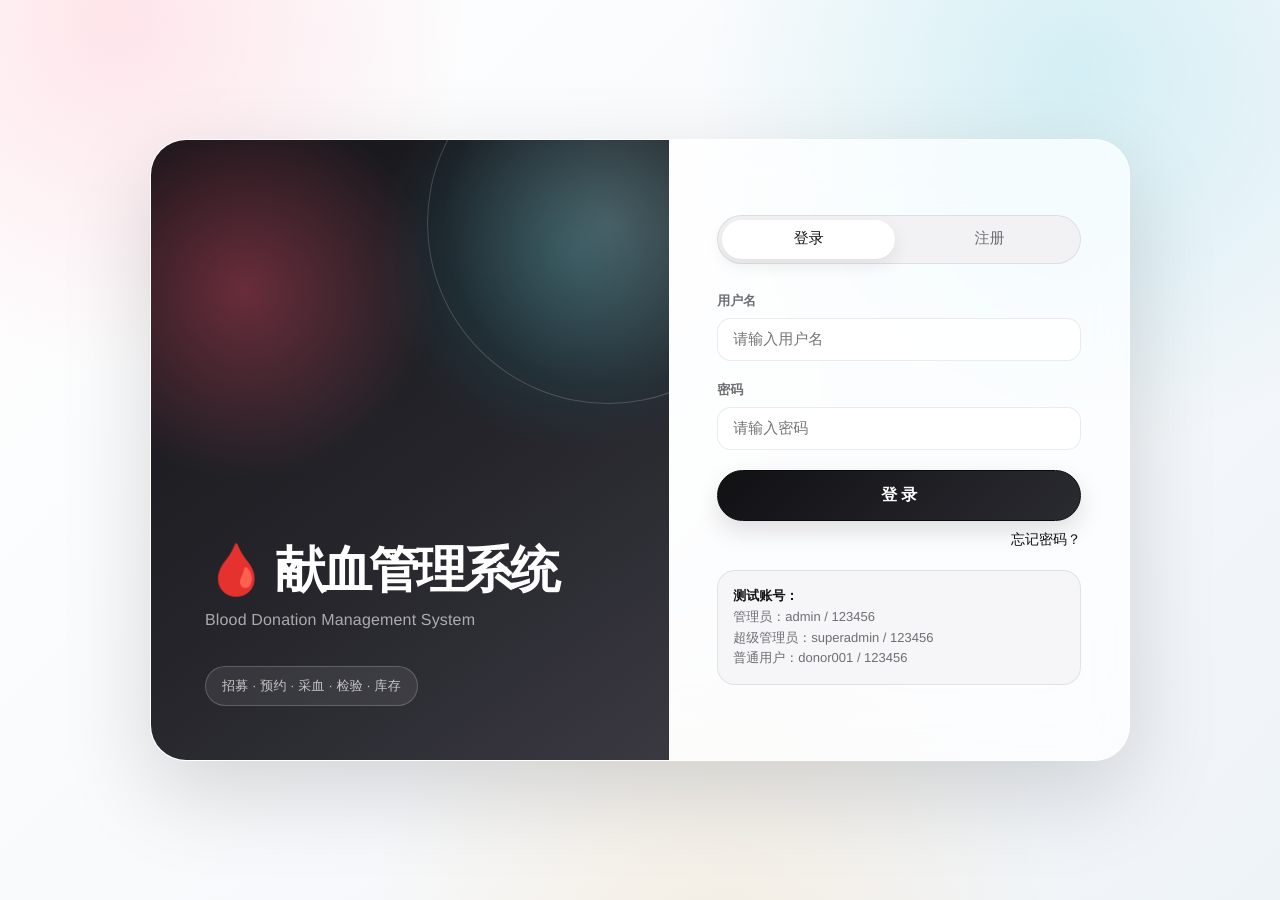
<file: src/main/resources/static/index.html>
<!DOCTYPE html>
<html lang="zh-CN">
<head>
    <link rel="icon" href="data:,">
    <meta charset="UTF-8">
    <meta name="viewport" content="width=device-width, initial-scale=1.0">
    <title>献血管理系统 - 登录</title>
    <style>
        * {
            margin: 0;
            padding: 0;
            box-sizing: border-box;
        }
        body {
            font-family: 'Microsoft YaHei', sans-serif;
            background: linear-gradient(135deg, #e53935 0%, #c62828 50%, #b71c1c 100%);
            min-height: 100vh;
            display: flex;
            justify-content: center;
            align-items: center;
        }
        .container {
            width: 100%;
            max-width: 420px;
            padding: 20px;
        }
        .login-box {
            background: white;
            border-radius: 12px;
            box-shadow: 0 10px 40px rgba(0,0,0,0.2);
            overflow: hidden;
        }
        .logo-section {
            background: linear-gradient(135deg, #e53935 0%, #d32f2f 100%);
            padding: 30px;
            text-align: center;
            color: white;
        }
        .logo-section h1 {
            font-size: 28px;
            margin-bottom: 5px;
        }
        .logo-section p {
            opacity: 0.9;
            font-size: 14px;
        }
        .form-section {
            padding: 30px;
        }
        .tabs {
            display: flex;
            margin-bottom: 25px;
            border-bottom: 2px solid #eee;
        }
        .tab {
            flex: 1;
            text-align: center;
            padding: 10px;
            cursor: pointer;
            font-size: 16px;
            font-weight: 500;
            color: #999;
            border-bottom: 2px solid transparent;
            transition: all 0.3s;
        }
        .tab.active {
            color: #e53935;
            border-bottom-color: #e53935;
        }
        .form-group {
            margin-bottom: 20px;
        }
        .form-group label {
            display: block;
            margin-bottom: 8px;
            font-weight: 500;
            color: #333;
        }
        .form-group input {
            width: 100%;
            padding: 12px 15px;
            border: 1px solid #ddd;
            border-radius: 8px;
            font-size: 15px;
            transition: border-color 0.3s;
        }
        .form-group input:focus {
            outline: none;
            border-color: #e53935;
        }
        .btn {
            width: 100%;
            padding: 14px;
            border: none;
            border-radius: 8px;
            font-size: 16px;
            font-weight: 500;
            cursor: pointer;
            transition: background 0.3s;
        }
        .btn-primary {
            background: linear-gradient(135deg, #e53935 0%, #d32f2f 100%);
            color: white;
        }
        .btn-primary:hover {
            background: linear-gradient(135deg, #d32f2f 0%, #c62828 100%);
        }
        .message {
            padding: 12px;
            border-radius: 6px;
            margin-bottom: 15px;
            display: none;
        }
        .message.success {
            background: #e8f5e9;
            color: #2e7d32;
        }
        .message.error {
            background: #fce4ec;
            color: #c2185b;
        }
        .loading {
            display: none;
            text-align: center;
            padding: 10px;
            color: #e53935;
        }
        .forgot-link {
            text-align: right;
            margin-top: 10px;
        }
        .forgot-link a {
            color: #e53935;
            text-decoration: none;
            font-size: 14px;
        }
        .forgot-link a:hover {
            text-decoration: underline;
        }
        .role-tip {
            margin-top: 20px;
            padding: 15px;
            background: #f8f9fa;
            border-radius: 8px;
            font-size: 13px;
            color: #666;
            line-height: 1.6;
        }
        .role-tip strong {
            color: #e53935;
        }
        .redirect-overlay {
            position: fixed;
            inset: 0;
            z-index: 20;
            display: none;
            align-items: center;
            justify-content: center;
            padding: 24px;
            background: rgba(183, 28, 28, 0.94);
            color: white;
        }
        .redirect-overlay.show {
            display: flex;
            animation: fadeIn 0.25s ease-out;
        }
        .redirect-card {
            width: min(420px, 100%);
            padding: 34px 28px;
            border-radius: 8px;
            text-align: center;
            background: rgba(255, 255, 255, 0.12);
            border: 1px solid rgba(255, 255, 255, 0.24);
            box-shadow: 0 18px 45px rgba(0, 0, 0, 0.22);
        }
        .redirect-card h2 {
            font-size: 26px;
            margin-bottom: 12px;
        }
        .redirect-card p {
            font-size: 17px;
            line-height: 1.7;
            margin-bottom: 8px;
            font-weight: 500;
        }
        .redirect-card span {
            display: block;
            opacity: 0.88;
            font-size: 14px;
        }
        .activity-progress {
            position: relative;
            width: 300px;
            height: 68px;
            margin: 30px auto 0;
            color: white;
            overflow: hidden;
        }
        .activity-icon {
            display: block;
            width: 100%;
            height: 100%;
        }
        .activity-icon-fill {
            position: absolute;
            inset: 0 auto 0 0;
            width: 0;
            overflow: hidden;
        }
        .activity-icon-fill svg {
            width: 300px;
            height: 68px;
            max-width: none;
        }
        .redirect-overlay.show .activity-icon-fill {
            animation: activityReveal 2s cubic-bezier(0.45, 0, 0.55, 1) forwards;
        }
        @keyframes fadeIn {
            from { opacity: 0; }
            to { opacity: 1; }
        }
        @keyframes activityReveal {
            from { width: 0; }
            to { width: 100%; }
        }
    </style>
    <style id="apple-style-inline">
/*
 * AppleStyle frontend refresh.
 * Shared visual layer for the static pages only.
 */
:root {
    --apple-bg: #f7f8fb;
    --apple-bg-soft: #ffffff;
    --apple-surface: rgba(255, 255, 255, 0.88);
    --apple-surface-strong: #ffffff;
    --apple-ink: #111111;
    --apple-ink-soft: #1d1d1f;
    --apple-muted: #6e6e73;
    --apple-muted-2: #86868b;
    --apple-border: rgba(0, 0, 0, 0.08);
    --apple-border-strong: rgba(0, 0, 0, 0.14);
    --apple-fill: #f2f2f4;
    --apple-fill-strong: #e8e8ed;
    --apple-black: #0b0b0d;
    --apple-coral: #ff3b5f;
    --apple-coral-deep: #d91f43;
    --apple-coral-soft: #fff1f4;
    --apple-aqua: #16b8cf;
    --apple-aqua-deep: #08798b;
    --apple-aqua-soft: #e8fbff;
    --apple-gold: #ffb340;
    --apple-gold-soft: #fff7e6;
    --apple-lilac: #7c6cff;
    --apple-lilac-soft: #f3f1ff;
    --apple-red: var(--apple-coral-deep);
    --apple-red-soft: var(--apple-coral-soft);
    --apple-green: #1f9d55;
    --apple-green-soft: #edfff5;
    --apple-blue: #1677ff;
    --apple-blue-soft: #eff6ff;
    --apple-orange: #a15c07;
    --apple-orange-soft: #fff7ed;
    --apple-radius-xs: 10px;
    --apple-radius-sm: 14px;
    --apple-radius-md: 20px;
    --apple-radius-lg: 28px;
    --apple-radius-xl: 34px;
    --apple-shadow-sm: 0 12px 34px rgba(0, 0, 0, 0.06);
    --apple-shadow-md: 0 24px 70px rgba(0, 0, 0, 0.10);
    --apple-shadow-lg: 0 32px 90px rgba(0, 0, 0, 0.15);
    --ai-header-height: 72px;
}

* {
    -webkit-font-smoothing: antialiased;
    text-rendering: geometricPrecision;
}

body {
    color: var(--apple-ink-soft);
    font-family: -apple-system, BlinkMacSystemFont, "SF Pro Display", "SF Pro Text", "Helvetica Neue", "PingFang SC", "Microsoft YaHei", Arial, sans-serif !important;
}

body.login-page,
body.app-shell,
body.legacy-page {
    background:
        radial-gradient(circle at 9% 2%, rgba(255, 59, 95, 0.13) 0, transparent 24%),
        radial-gradient(circle at 84% 8%, rgba(22, 184, 207, 0.16) 0, transparent 28%),
        radial-gradient(circle at 56% 106%, rgba(255, 179, 64, 0.13) 0, transparent 30%),
        linear-gradient(135deg, #ffffff 0%, #f9fafc 44%, #eef3f8 100%) !important;
}

a {
    color: inherit;
}

button,
input,
select,
textarea {
    font-family: inherit !important;
}

::selection {
    background: rgba(0, 0, 0, 0.12);
}

::-webkit-scrollbar {
    width: 10px;
    height: 10px;
}

::-webkit-scrollbar-track {
    background: transparent;
}

::-webkit-scrollbar-thumb {
    background: rgba(0, 0, 0, 0.18);
    border: 3px solid transparent;
    border-radius: 999px;
    background-clip: content-box;
}

.btn,
button.btn,
.btn-logout,
.tab,
.pagination a,
.chat-suggestions button,
.ai-history-new,
.ai-context-clear,
.chat-send {
    transition: transform 0.18s ease, box-shadow 0.18s ease, background 0.18s ease, border-color 0.18s ease, color 0.18s ease, opacity 0.18s ease !important;
}

.btn:hover,
button.btn:hover,
.btn-logout:hover,
.pagination a:hover,
.chat-suggestions button:hover,
.ai-history-new:hover,
.ai-context-clear:hover,
.chat-send:hover {
    transform: translateY(-1px);
}

.btn:active,
button.btn:active,
.btn-logout:active,
.pagination a:active,
.chat-send:active {
    transform: translateY(0) scale(0.98);
}

.btn,
button.btn {
    min-height: 40px;
    border: 1px solid var(--apple-black) !important;
    border-radius: 999px !important;
    background: linear-gradient(135deg, #111114 0%, #2a2a31 100%) !important;
    color: #ffffff !important;
    box-shadow: 0 10px 24px rgba(0, 0, 0, 0.12);
    font-weight: 650 !important;
    letter-spacing: -0.01em;
}

.btn-primary,
.btn-success {
    background: linear-gradient(135deg, var(--apple-coral) 0%, var(--apple-coral-deep) 100%) !important;
    border-color: rgba(255, 79, 109, 0.42) !important;
    box-shadow: 0 14px 30px rgba(255, 79, 109, 0.20);
}

.btn-warning {
    background: linear-gradient(135deg, rgba(255, 255, 255, 0.95), rgba(233, 251, 255, 0.86)) !important;
    border-color: rgba(24, 200, 216, 0.28) !important;
    color: var(--apple-aqua-deep) !important;
    box-shadow: 0 12px 26px rgba(24, 200, 216, 0.11);
}

.btn-danger {
    background: var(--apple-red) !important;
    border-color: var(--apple-red) !important;
    color: #ffffff !important;
}

.message,
[id$="message"],
#message {
    border-radius: var(--apple-radius-sm) !important;
}

.message.success,
#message.success {
    background: var(--apple-green-soft) !important;
    color: var(--apple-green) !important;
    border: 1px solid rgba(24, 121, 78, 0.16);
}

.message.error,
#message.error {
    background: var(--apple-red-soft) !important;
    color: var(--apple-red) !important;
    border: 1px solid rgba(180, 35, 45, 0.16);
}

body.login-page {
    min-height: 100vh;
    display: flex;
    align-items: center;
    justify-content: center;
    padding: 30px;
}

.login-page .container {
    width: min(980px, 100%) !important;
    max-width: 980px !important;
    padding: 0 !important;
}

.login-page .login-box {
    display: grid;
    grid-template-columns: minmax(0, 1.06fr) minmax(380px, 0.94fr);
    min-height: 620px;
    overflow: hidden;
    border: 1px solid rgba(255, 255, 255, 0.72);
    border-radius: 36px !important;
    background: rgba(255, 255, 255, 0.72) !important;
    box-shadow: var(--apple-shadow-lg) !important;
    backdrop-filter: blur(28px) saturate(150%);
}

.login-page .logo-section {
    position: relative;
    display: flex;
    flex-direction: column;
    justify-content: flex-end;
    min-height: 620px;
    padding: 54px !important;
    overflow: hidden;
    color: #ffffff !important;
    text-align: left !important;
    background:
        radial-gradient(circle at 18% 24%, rgba(255, 79, 109, 0.34) 0, transparent 30%),
        radial-gradient(circle at 82% 18%, rgba(24, 200, 216, 0.22) 0, transparent 30%),
        linear-gradient(145deg, #151418 0%, #25252b 56%, #3a3942 100%) !important;
}

.login-page .logo-section::before {
    content: "";
    position: absolute;
    width: 360px;
    height: 360px;
    right: -120px;
    top: -98px;
    border-radius: 50%;
    border: 1px solid rgba(255, 255, 255, 0.18);
    background: radial-gradient(circle, rgba(255, 255, 255, 0.18) 0, transparent 66%);
}

.login-page .logo-section::after {
    content: "招募 · 预约 · 采血 · 检验 · 库存";
    position: relative;
    z-index: 1;
    width: fit-content;
    margin-top: 36px;
    padding: 10px 16px;
    border: 1px solid rgba(255, 255, 255, 0.20);
    border-radius: 999px;
    color: rgba(255, 255, 255, 0.72);
    background: rgba(255, 255, 255, 0.08);
    font-size: 13px;
    letter-spacing: 0.02em;
    backdrop-filter: blur(16px);
}

.login-page .logo-section h1,
.login-page .logo-section p {
    position: relative;
    z-index: 1;
}

.login-page .logo-section h1 {
    max-width: none;
    margin: 0 !important;
    color: #ffffff !important;
    font-size: clamp(36px, 4.2vw, 50px) !important;
    line-height: 1.02;
    letter-spacing: -0.06em;
    white-space: nowrap;
}

.login-page .logo-section p {
    margin-top: 16px;
    color: rgba(255, 255, 255, 0.68) !important;
    font-size: 16px !important;
    letter-spacing: 0.01em;
}

.login-page .form-section {
    align-self: center;
    padding: 48px !important;
}

.login-page .tabs {
    gap: 8px;
    margin-bottom: 28px !important;
    padding: 4px;
    border: 1px solid var(--apple-border) !important;
    border-radius: 999px;
    background: var(--apple-fill);
}

.login-page .tab {
    border: 0 !important;
    border-radius: 999px;
    color: var(--apple-muted) !important;
    font-size: 15px !important;
}

.login-page .tab.active {
    color: var(--apple-ink) !important;
    background: #ffffff;
    box-shadow: 0 6px 18px rgba(0, 0, 0, 0.08);
}

.form-group label,
.info-row label {
    color: var(--apple-muted) !important;
    font-size: 13px !important;
    font-weight: 650 !important;
    letter-spacing: -0.01em;
}

.form-group input,
.form-group select,
.form-group textarea,
.search-bar input,
.search-bar select,
.chat-input textarea {
    min-height: 42px;
    border: 1px solid var(--apple-border) !important;
    border-radius: 14px !important;
    background: rgba(255, 255, 255, 0.82) !important;
    color: var(--apple-ink) !important;
    box-shadow: inset 0 1px 0 rgba(255, 255, 255, 0.55);
}

.form-group input:focus,
.form-group select:focus,
.form-group textarea:focus,
.search-bar input:focus,
.search-bar select:focus,
.chat-input textarea:focus {
    outline: none !important;
    border-color: rgba(0, 0, 0, 0.34) !important;
    box-shadow: 0 0 0 4px rgba(0, 0, 0, 0.06) !important;
}

.login-page .btn {
    min-height: 50px;
    font-size: 16px !important;
}

.login-page .forgot-link a,
.login-page .role-tip strong {
    color: var(--apple-ink) !important;
}

.login-page .role-tip {
    border: 1px solid var(--apple-border);
    border-radius: 18px !important;
    background: rgba(245, 245, 247, 0.82) !important;
    color: var(--apple-muted) !important;
}

.login-page .redirect-overlay {
    background: rgba(8, 8, 9, 0.76) !important;
    backdrop-filter: blur(18px);
}

.login-page .redirect-card {
    border-radius: 28px !important;
    background: rgba(255, 255, 255, 0.14) !important;
    border-color: rgba(255, 255, 255, 0.26) !important;
}

body.app-shell {
    min-height: 100vh;
}

.app-shell .header {
    position: sticky;
    top: 0;
    z-index: 50;
    display: grid !important;
    grid-template-columns: minmax(260px, 0.7fr) minmax(320px, 1.1fr) auto;
    gap: 24px;
    align-items: center;
    min-height: 72px;
    padding: 14px 28px 14px 32px !important;
    color: var(--apple-ink) !important;
    background: rgba(255, 255, 255, 0.72) !important;
    border-bottom: 1px solid rgba(0, 0, 0, 0.07);
    box-shadow: none !important;
    backdrop-filter: blur(24px) saturate(160%);
}

.app-shell .header h1 {
    color: var(--apple-ink) !important;
    font-size: 20px !important;
    font-weight: 750 !important;
    letter-spacing: -0.04em;
    white-space: nowrap;
}

.global-search {
    position: relative;
    display: flex;
    align-items: center;
    width: min(100%, 620px);
    justify-self: center;
}

.global-search span {
    position: absolute;
    right: 13px;
    top: 50%;
    z-index: 1;
    transform: translateY(-50%);
    display: grid;
    place-items: center;
    min-width: 30px;
    height: 24px;
    border: 1px solid var(--apple-border);
    border-radius: 8px;
    color: var(--apple-muted-2);
    background: rgba(245, 245, 247, 0.82);
    font-size: 12px;
    font-weight: 700;
}

.global-search input {
    width: 100%;
    min-height: 42px;
    padding: 0 54px 0 42px;
    border: 1px solid var(--apple-border);
    border-radius: 13px;
    color: var(--apple-ink);
    background:
        linear-gradient(180deg, rgba(255, 255, 255, 0.96), rgba(250, 251, 253, 0.88));
    box-shadow: 0 10px 30px rgba(15, 23, 42, 0.045), inset 0 1px 0 rgba(255, 255, 255, 0.88);
}

.global-search::before {
    content: "⌕";
    position: absolute;
    left: 15px;
    top: 50%;
    z-index: 1;
    transform: translateY(-50%);
    color: var(--apple-muted-2);
    font-size: 18px;
}

.app-shell .header .user-info {
    display: flex;
    align-items: center;
    justify-content: flex-end;
    gap: 12px;
    color: var(--apple-muted) !important;
}

.app-shell .header .user-info span {
    margin-right: 0 !important;
    padding: 8px 12px;
    border: 1px solid var(--apple-border);
    border-radius: 999px;
    background: rgba(255, 255, 255, 0.62);
}

.app-shell .btn-logout {
    border: 1px solid var(--apple-border) !important;
    border-radius: 999px !important;
    background: #ffffff !important;
    color: var(--apple-ink) !important;
    font-weight: 650;
}

.app-shell .sidebar {
    width: 252px !important;
    min-height: auto !important;
    position: fixed;
    top: 94px !important;
    bottom: 22px;
    left: 22px;
    z-index: 40;
    padding: 18px !important;
    overflow-y: auto;
    border: 1px solid rgba(255, 255, 255, 0.78);
    border-radius: 30px;
    background:
        radial-gradient(circle at 16% 4%, rgba(255, 59, 95, 0.10), transparent 30%),
        radial-gradient(circle at 92% 18%, rgba(22, 184, 207, 0.10), transparent 28%),
        linear-gradient(180deg, rgba(255, 255, 255, 0.94) 0%, rgba(248, 250, 253, 0.86) 100%) !important;
    box-shadow: 0 24px 64px rgba(15, 23, 42, 0.09);
    backdrop-filter: blur(28px) saturate(160%);
}

.app-shell .sidebar::before {
    content: "Workspace";
    display: block;
    margin: 4px 8px 12px;
    color: var(--apple-muted-2);
    font-size: 12px;
    font-weight: 700;
    letter-spacing: 0.12em;
    text-transform: uppercase;
}

.app-shell .sidebar a {
    margin: 4px 0;
    padding: 12px 14px !important;
    border-radius: 18px;
    color: var(--apple-muted) !important;
    font-size: 14px !important;
    font-weight: 680;
    letter-spacing: -0.01em;
    background: transparent !important;
}

.app-shell .sidebar a:hover {
    color: var(--apple-ink) !important;
    background: rgba(0, 0, 0, 0.055) !important;
}

.app-shell .sidebar a.active {
    color: var(--apple-ink) !important;
    background: linear-gradient(135deg, rgba(255, 255, 255, 0.98), rgba(245, 247, 251, 0.92)) !important;
    box-shadow: inset 4px 0 0 var(--apple-coral), 0 12px 28px rgba(15, 23, 42, 0.08);
}

.app-shell .sidebar .sub-menu {
    margin: 4px 0 10px 12px;
    padding-left: 12px !important;
    border-left: 1px solid var(--apple-border);
    background: transparent !important;
}

.app-shell .sidebar .sub-menu a {
    font-size: 13px !important;
    color: var(--apple-muted-2) !important;
}

.app-shell .main-content {
    margin-left: 304px !important;
    padding: 26px 36px 54px !important;
}

.app-shell .tab-content {
    animation: appleFadeUp 0.28s ease both;
}

@keyframes appleFadeUp {
    from {
        opacity: 0;
        transform: translateY(8px);
    }
    to {
        opacity: 1;
        transform: translateY(0);
    }
}

.card,
.modal-content {
    border: 1px solid rgba(255, 255, 255, 0.82) !important;
    border-radius: var(--apple-radius-lg) !important;
    background:
        linear-gradient(180deg, rgba(255, 255, 255, 0.92), rgba(250, 250, 252, 0.82)) !important;
    box-shadow: var(--apple-shadow-sm) !important;
    backdrop-filter: blur(24px) saturate(145%);
}

.app-shell .card,
.legacy-page .card {
    padding: 28px !important;
    margin-bottom: 22px !important;
    overflow-x: auto;
}

.card h2,
.card h3,
.modal-content h3 {
    color: var(--apple-ink) !important;
    border-bottom: 0 !important;
    padding-bottom: 0 !important;
    font-weight: 760 !important;
    letter-spacing: -0.04em;
}

.card h2 {
    margin-bottom: 18px !important;
    font-size: clamp(22px, 2vw, 30px) !important;
}

.section-header,
.card > .section-header {
    display: flex;
    align-items: flex-start;
    justify-content: space-between;
    gap: 18px;
    margin-bottom: 18px;
}

.section-header h2 {
    margin-bottom: 6px !important;
}

.section-header p,
.dashboard-subtitle,
.insight-card p,
.workflow-list span,
.priority-list span,
.overview-panel span,
.stat-card small,
.stock-health-meta {
    color: var(--apple-muted);
    line-height: 1.7;
}

.overview-panel {
    display: flex;
    align-items: flex-end;
    justify-content: space-between;
    gap: 28px;
    padding: 22px 28px !important;
}

.overview-panel h2 {
    margin: 0 0 10px !important;
    font-size: clamp(32px, 3.5vw, 46px) !important;
    line-height: 1;
    letter-spacing: -0.06em;
}

.overview-panel p {
    margin: 0 0 4px;
    color: var(--apple-ink);
    font-size: 16px;
    font-weight: 760;
    letter-spacing: -0.03em;
}

.overview-panel span {
    display: block;
    max-width: 680px;
    font-size: 14px;
}

.dashboard-hero {
    position: relative;
    display: grid;
    grid-template-columns: minmax(320px, 0.92fr) minmax(480px, 1.08fr);
    gap: 30px;
    align-items: stretch;
    overflow: hidden;
    padding: 38px !important;
    min-height: 360px;
}

.dashboard-hero::after {
    content: "";
    position: absolute;
    right: -126px;
    top: -132px;
    width: 390px;
    height: 390px;
    border-radius: 50%;
    border: 1px solid rgba(24, 200, 216, 0.12);
    background: radial-gradient(circle, rgba(24, 200, 216, 0.16) 0, transparent 68%);
    pointer-events: none;
}

.dashboard-hero::before {
    content: "";
    position: absolute;
    inset: 0;
    background:
        radial-gradient(circle at 0% 100%, rgba(255, 79, 109, 0.13), transparent 36%),
        radial-gradient(circle at 82% 20%, rgba(24, 200, 216, 0.16), transparent 36%),
        radial-gradient(circle at 68% 90%, rgba(244, 178, 79, 0.12), transparent 30%),
        linear-gradient(120deg, rgba(255, 255, 255, 0.74), transparent 46%);
    pointer-events: none;
}

.dashboard-copy {
    position: relative;
    z-index: 1;
    display: flex;
    min-height: 284px;
    flex-direction: column;
    justify-content: space-between;
}

.dashboard-copy h2 {
    max-width: 580px;
    margin-bottom: 12px !important;
    font-size: clamp(40px, 5.4vw, 72px) !important;
    line-height: 0.98;
    letter-spacing: -0.075em;
}

.dashboard-subtitle {
    max-width: 560px;
    margin: 0;
    font-size: 15.5px;
}

.dashboard-actions {
    display: flex;
    flex-wrap: wrap;
    gap: 10px;
    margin-top: 0;
    justify-content: flex-end;
}

.dashboard-actions .btn {
    width: auto !important;
    padding-inline: 18px !important;
}

.dashboard-actions .btn:first-child,
.donor-welcome .quick-actions .btn:first-child,
.overview-panel .dashboard-actions .btn:first-child {
    background: linear-gradient(135deg, var(--apple-coral) 0%, #ff7a59 100%) !important;
    border-color: rgba(255, 79, 109, 0.36) !important;
    box-shadow: 0 16px 32px rgba(255, 79, 109, 0.22);
}

.dashboard-hero .stats-grid {
    position: relative;
    z-index: 1;
    align-self: stretch;
}

.stats-grid {
    gap: 14px !important;
}

.dashboard-kpi-row {
    grid-template-columns: repeat(4, minmax(0, 1fr)) !important;
    margin: 16px 0 18px;
}

.stat-card {
    position: relative;
    min-height: 118px;
    display: flex;
    flex-direction: column;
    justify-content: space-between;
    padding: 15px 18px !important;
    overflow: hidden;
    border: 1px solid rgba(0, 0, 0, 0.075) !important;
    border-radius: 26px !important;
    color: var(--apple-ink) !important;
    text-align: left !important;
    background:
        radial-gradient(circle at 88% 16%, rgba(255, 59, 95, 0.08), transparent 28%),
        linear-gradient(180deg, rgba(255, 255, 255, 0.98), rgba(247, 249, 252, 0.78)) !important;
    box-shadow: 0 18px 46px rgba(15, 23, 42, 0.06), inset 0 1px 0 rgba(255, 255, 255, 0.88) !important;
}

.stat-card::after {
    content: "";
    position: absolute;
    inset: auto -42px -52px auto;
    width: 150px;
    height: 150px;
    border-radius: 50%;
    opacity: 0.34;
    filter: blur(8px);
    background: radial-gradient(circle, var(--apple-coral), transparent 64%);
    pointer-events: none;
}

.stat-card::before {
    content: "";
    position: absolute;
    right: 16px;
    top: 16px;
    width: 9px;
    height: 9px;
    border-radius: 50%;
    background: var(--apple-coral);
    opacity: 0.34;
}

.stat-card:nth-child(2)::before { background: var(--apple-aqua); }
.stat-card:nth-child(3)::before { background: var(--apple-gold); }
.stat-card:nth-child(4)::before { background: var(--apple-lilac); }
.stat-card:nth-child(2)::after { background: radial-gradient(circle, var(--apple-aqua), transparent 64%); }
.stat-card:nth-child(3)::after { background: radial-gradient(circle, var(--apple-gold), transparent 64%); }
.stat-card:nth-child(4)::after { background: radial-gradient(circle, var(--apple-lilac), transparent 64%); }

.stat-icon {
    display: grid;
    place-items: center;
    width: 30px;
    height: 30px;
    border: 1px solid var(--apple-border);
    border-radius: 11px;
    color: var(--apple-coral-deep);
    background: rgba(255, 255, 255, 0.78);
    font-size: 17px;
    font-weight: 760;
}

.stat-value {
    color: var(--apple-ink) !important;
    font-size: clamp(30px, 3.2vw, 40px) !important;
    font-weight: 800 !important;
    letter-spacing: -0.06em;
}

.stat-label {
    color: var(--apple-muted) !important;
    opacity: 1 !important;
    font-size: 13px !important;
    font-weight: 650;
}

.stat-card small {
    position: relative;
    z-index: 1;
    font-size: 12px;
}

.stat-card small b {
    color: var(--apple-coral-deep);
}

.compact-stats {
    grid-template-columns: repeat(2, minmax(0, 1fr)) !important;
}

.insight-grid {
    display: grid;
    grid-template-columns: minmax(0, 1fr) minmax(300px, 0.72fr);
    gap: 22px;
}

.operations-grid {
    display: grid;
    grid-template-columns: minmax(0, 1fr) minmax(286px, 0.34fr);
    gap: 22px;
    margin-bottom: 18px;
}

.insight-card {
    padding: 22px;
    border: 1px solid var(--apple-border);
    border-radius: var(--apple-radius-lg);
    background:
        radial-gradient(circle at 100% 0%, rgba(22, 184, 207, 0.07), transparent 32%),
        rgba(255, 255, 255, 0.78);
    box-shadow: 0 18px 52px rgba(15, 23, 42, 0.07);
    backdrop-filter: blur(18px);
}

.insight-card h3 {
    margin: 0 0 14px;
    color: var(--apple-ink);
    font-size: 20px;
    letter-spacing: -0.04em;
}

.stock-health-grid {
    display: grid;
    grid-template-columns: repeat(4, minmax(0, 1fr));
    gap: 14px;
}

.stock-health-item {
    padding: 16px;
    border: 1px solid var(--apple-border);
    border-radius: 20px;
    background: linear-gradient(180deg, rgba(255, 255, 255, 0.92), rgba(247, 249, 252, 0.72));
}

.stock-health-top {
    display: flex;
    align-items: center;
    justify-content: space-between;
    gap: 10px;
}

.stock-health-top strong {
    color: var(--apple-ink);
    font-size: 18px;
    letter-spacing: -0.04em;
}

.stock-health-top span {
    padding: 4px 9px;
    border-radius: 999px;
    color: var(--apple-green);
    background: var(--apple-green-soft);
    font-size: 12px;
    font-weight: 760;
}

.stock-health-amount {
    margin-top: 16px;
    color: var(--apple-ink);
    font-size: clamp(22px, 2.6vw, 30px);
    font-weight: 800;
    letter-spacing: -0.06em;
}

.stock-health-meta {
    margin-top: 2px;
    font-size: 12px;
}

.health-bar {
    height: 8px;
    margin-top: 16px;
    overflow: hidden;
    border-radius: 999px;
    background: rgba(0, 0, 0, 0.08);
}

.health-bar i {
    display: block;
    height: 100%;
    border-radius: inherit;
    background: linear-gradient(90deg, var(--apple-green), #63d471);
}

.stock-health-item.is-low .stock-health-top span {
    color: var(--apple-orange);
    background: var(--apple-orange-soft);
}

.stock-health-item.is-low .health-bar i {
    background: linear-gradient(90deg, var(--apple-gold), #ffd166);
}

.stock-health-item.is-risk .stock-health-top span {
    color: var(--apple-coral-deep);
    background: var(--apple-coral-soft);
}

.stock-health-item.is-risk .health-bar i {
    background: linear-gradient(90deg, var(--apple-coral), #ff7a59);
}

.health-legend {
    display: flex;
    flex-wrap: wrap;
    gap: 16px;
    margin-top: 18px;
    color: var(--apple-muted);
    font-size: 12px;
}

.health-legend span {
    display: inline-flex;
    align-items: center;
    gap: 7px;
}

.health-legend i {
    width: 8px;
    height: 8px;
    border-radius: 50%;
}

.signal-red { background: var(--apple-coral); }
.signal-gold { background: var(--apple-gold); }
.signal-green { background: var(--apple-green); }

.todo-list {
    display: grid;
    gap: 10px;
    padding: 0;
    margin: 0;
    list-style: none;
}

.todo-list li {
    display: flex;
    align-items: center;
    justify-content: space-between;
    gap: 12px;
    min-height: 48px;
    padding: 12px 14px;
    border: 1px solid var(--apple-border);
    border-radius: 16px;
    background: rgba(255, 255, 255, 0.72);
}

.todo-list span {
    color: var(--apple-ink-soft);
    font-size: 13px;
    font-weight: 650;
}

.todo-list strong {
    color: var(--apple-coral-deep);
    font-size: 18px;
    letter-spacing: -0.04em;
}

.empty-state {
    grid-column: 1 / -1;
    padding: 28px;
    border: 1px dashed var(--apple-border-strong);
    border-radius: 18px;
    color: var(--apple-muted);
    text-align: center;
    background: rgba(255, 255, 255, 0.62);
}

.workflow-list,
.priority-list {
    display: grid;
    gap: 12px;
    margin: 0;
    padding: 0;
    list-style: none;
}

.workflow-list li,
.priority-list li {
    display: grid;
    grid-template-columns: 36px 1fr;
    gap: 12px;
    align-items: flex-start;
    padding: 14px;
    border: 1px solid var(--apple-border);
    border-radius: 18px;
    background: rgba(255, 255, 255, 0.64);
}

.workflow-list strong,
.priority-list strong {
    display: block;
    margin-bottom: 2px;
    color: var(--apple-ink);
    font-size: 14px;
}

.workflow-step {
    display: grid;
    place-items: center;
    width: 36px;
    height: 36px;
    border-radius: 50%;
    color: #ffffff;
    background: linear-gradient(135deg, var(--apple-coral), #ff7a59);
    font-size: 13px;
    font-weight: 750;
}

.priority-dot {
    width: 10px;
    height: 10px;
    margin: 8px auto 0;
    border-radius: 50%;
    background: var(--apple-aqua);
    box-shadow: 0 0 0 8px rgba(24, 200, 216, 0.11);
}

.search-bar {
    align-items: center;
    flex-wrap: wrap;
    gap: 10px !important;
    padding: 10px;
    border: 1px solid var(--apple-border);
    border-radius: 20px;
    background: rgba(245, 245, 247, 0.72);
}

.search-bar .btn,
.card > .btn {
    width: auto !important;
    padding-inline: 16px !important;
}

table {
    width: 100%;
    min-width: 760px;
    overflow: hidden;
    border-collapse: separate !important;
    border-spacing: 0 !important;
    border: 1px solid var(--apple-border);
    border-radius: 18px;
    background: rgba(255, 255, 255, 0.62);
}

table th,
table td {
    border-bottom: 1px solid var(--apple-border) !important;
    padding: 14px 15px !important;
    color: var(--apple-ink-soft);
    font-size: 13px !important;
    vertical-align: middle;
}

table th {
    color: var(--apple-muted) !important;
    background: rgba(245, 245, 247, 0.92) !important;
    font-weight: 750 !important;
    letter-spacing: -0.01em;
}

table tbody tr {
    transition: background 0.18s ease;
}

table tbody tr:hover {
    background: rgba(0, 0, 0, 0.025);
}

table tr:last-child td {
    border-bottom: 0 !important;
}

.status-badge {
    display: inline-flex;
    align-items: center;
    min-height: 26px;
    padding: 4px 10px !important;
    border: 1px solid var(--apple-border);
    border-radius: 999px !important;
    background: var(--apple-fill) !important;
    color: var(--apple-ink) !important;
    font-size: 12px !important;
    font-weight: 700;
}

.status-active,
.status-normal,
.status-qualified,
.status-completed {
    background: var(--apple-aqua-soft) !important;
    color: var(--apple-aqua-deep) !important;
    border-color: rgba(24, 200, 216, 0.18);
}

.status-pending,
.status-near,
.status-unqualified {
    background: var(--apple-orange-soft) !important;
    color: var(--apple-orange) !important;
    border-color: rgba(244, 178, 79, 0.26);
}

.status-canceled,
.status-expired,
.status-danger {
    background: var(--apple-red-soft) !important;
    color: var(--apple-red) !important;
    border-color: rgba(180, 35, 45, 0.16);
}

.pagination {
    display: flex;
    justify-content: center;
    flex-wrap: wrap;
    gap: 8px;
    margin-top: 22px !important;
}

.pagination a {
    border: 1px solid var(--apple-border) !important;
    border-radius: 999px !important;
    background: rgba(255, 255, 255, 0.75);
    color: var(--apple-ink) !important;
}

.pagination a.active {
    background: var(--apple-black) !important;
    border-color: var(--apple-black) !important;
    color: #ffffff !important;
}

.app-shell .card > form,
.legacy-page .modal-content form {
    display: grid;
    grid-template-columns: repeat(2, minmax(0, 1fr));
    gap: 16px 18px;
}

.app-shell .card > form input[type="hidden"],
.legacy-page .modal-content form input[type="hidden"] {
    display: none;
}

.app-shell .card > form .form-group,
.legacy-page .modal-content form .form-group {
    margin-bottom: 0 !important;
}

.app-shell .card > form .form-group:has(textarea),
.app-shell .card > form .form-group:has(input[type="text"][id*="address"]),
.legacy-page .modal-content form .form-group:has(textarea) {
    grid-column: 1 / -1;
}

.app-shell .card > form .btn,
.legacy-page .modal-content form .btn {
    width: fit-content !important;
    min-width: 120px;
    margin-top: 6px !important;
}

.info-row {
    display: grid !important;
    grid-template-columns: 120px 1fr;
    gap: 12px;
    align-items: center;
    margin: 0 !important;
    padding: 13px 0;
    border-bottom: 1px solid var(--apple-border);
}

.info-row span {
    color: var(--apple-ink);
    font-weight: 620;
}

.modal {
    background: rgba(0, 0, 0, 0.36) !important;
    backdrop-filter: blur(12px);
}

.modal-content {
    width: min(560px, calc(100% - 32px)) !important;
    max-height: min(820px, calc(100vh - 48px));
    overflow: auto;
}

.modal-content .close {
    display: grid;
    place-items: center;
    width: 34px;
    height: 34px;
    border-radius: 50%;
    color: var(--apple-muted);
    background: var(--apple-fill);
    font-size: 22px !important;
}

.donor-welcome .dashboard-copy {
    min-height: 236px;
}

.donor-welcome .quick-actions {
    display: flex;
    flex-wrap: wrap;
    gap: 10px;
    margin-top: 24px;
}

.table-card {
    overflow-x: auto;
}

.ai-card {
    padding: 18px !important;
}

.ai-chat-active,
.ai-chat-active body {
    height: 100%;
    overflow: hidden !important;
}

.donor-page.ai-chat-active {
    height: 100vh;
}

.donor-page.ai-chat-active .header {
    position: fixed;
    inset: 0 0 auto 0;
    z-index: 90;
}

.donor-page.ai-chat-active .main-content {
    height: calc(100vh - var(--ai-header-height));
    margin-top: var(--ai-header-height) !important;
    padding: 14px 28px 18px !important;
    overflow: hidden;
}

.donor-page.ai-chat-active #ai-chat {
    height: 100%;
    min-height: 0;
    overflow: hidden;
}

.donor-page.ai-chat-active #ai-card {
    height: 100%;
    margin-bottom: 0 !important;
    padding: 0 !important;
    overflow: hidden;
}

.donor-page.ai-chat-active .ai-workspace {
    height: 100%;
    min-height: 0 !important;
}

.donor-page.ai-chat-active .ai-history-sidebar {
    display: flex;
    min-height: 0;
    flex-direction: column;
}

.donor-page.ai-chat-active .ai-history-list {
    flex: 1;
    max-height: none !important;
    min-height: 0;
    overflow-y: auto;
}

.donor-page.ai-chat-active .ai-chat-shell {
    height: 100%;
    min-height: 0 !important;
    overflow: hidden;
}

.donor-page.ai-chat-active .chat-box {
    flex: 1 1 auto;
    min-height: 0 !important;
    max-height: none !important;
    overflow-y: auto;
}

.donor-page.ai-chat-active .chat-footer,
.donor-page.ai-chat-active .ai-chat-header {
    flex: 0 0 auto;
}

.app-shell .ai-workspace {
    border-radius: 24px;
    overflow: hidden;
}

.app-shell .ai-history-sidebar,
.app-shell .ai-chat-shell {
    border-color: var(--apple-border) !important;
}

.app-shell .chat-bubble {
    border-radius: 18px !important;
}

body.legacy-page {
    min-height: 100vh;
}

.legacy-page .header {
    padding: 34px 24px 18px !important;
    color: var(--apple-ink) !important;
    text-align: center;
    background: transparent !important;
    box-shadow: none !important;
}

.legacy-page .header h1 {
    color: var(--apple-ink) !important;
    font-size: clamp(32px, 5vw, 52px) !important;
    font-weight: 780 !important;
    letter-spacing: -0.07em;
}

.legacy-page .nav {
    position: sticky;
    top: 16px;
    z-index: 30;
    display: flex !important;
    justify-content: center;
    flex-wrap: wrap;
    width: fit-content;
    max-width: calc(100% - 28px);
    margin: 0 auto 24px !important;
    padding: 7px !important;
    border: 1px solid rgba(255, 255, 255, 0.72);
    border-radius: 999px;
    background: rgba(255, 255, 255, 0.72) !important;
    box-shadow: var(--apple-shadow-sm);
    backdrop-filter: blur(22px) saturate(150%);
}

.legacy-page .nav a {
    padding: 9px 14px !important;
    border-radius: 999px;
    color: var(--apple-muted) !important;
    font-weight: 650;
}

.legacy-page .nav a:hover {
    color: var(--apple-ink) !important;
    background: rgba(0, 0, 0, 0.06) !important;
}

.legacy-page .nav a.active {
    color: #ffffff !important;
    background: linear-gradient(135deg, var(--apple-coral), var(--apple-aqua)) !important;
    box-shadow: 0 12px 28px rgba(24, 200, 216, 0.18), 0 10px 24px rgba(255, 79, 109, 0.14);
}

.legacy-page .container {
    width: min(1180px, calc(100% - 36px)) !important;
    max-width: 1180px !important;
    margin: 0 auto !important;
    padding: 0 0 54px !important;
}

.legacy-page .stats-grid {
    margin: 20px 0 !important;
}

.legacy-page .card > h2:first-child {
    font-size: clamp(28px, 4vw, 46px) !important;
}

@media (max-width: 1120px) {
    .dashboard-hero,
    .insight-grid,
    .operations-grid {
        grid-template-columns: 1fr;
    }

    .compact-stats,
    .dashboard-kpi-row,
    .stock-health-grid {
        grid-template-columns: repeat(2, minmax(0, 1fr)) !important;
    }
}

@media (max-width: 860px) {
    body.login-page {
        padding: 16px;
    }

    .login-page .login-box {
        grid-template-columns: 1fr;
        min-height: auto;
        border-radius: 28px !important;
    }

    .login-page .logo-section {
        min-height: 260px;
        padding: 34px !important;
    }

    .login-page .logo-section h1 {
        white-space: normal;
    }

    .login-page .form-section {
        padding: 30px !important;
    }

    .app-shell .header {
        grid-template-columns: 1fr;
        align-items: flex-start;
        gap: 12px;
    }

    .global-search {
        width: 100%;
        justify-self: stretch;
    }

    .app-shell .sidebar {
        position: static;
        width: auto !important;
        margin: 18px;
        max-height: none;
        border-radius: 24px;
        display: flex;
        gap: 8px;
        overflow-x: auto;
    }

    .app-shell .sidebar::before {
        display: none;
    }

    .app-shell .sidebar > div,
    .app-shell .sidebar .sub-menu {
        display: contents;
    }

    .app-shell .sidebar a {
        flex: 0 0 auto;
        white-space: nowrap;
        margin: 0 !important;
        padding: 10px 14px !important;
    }

    .app-shell .main-content {
        margin-left: 0 !important;
        padding: 0 18px 36px !important;
    }

    .app-shell .card,
    .legacy-page .card {
        padding: 20px !important;
        border-radius: 24px !important;
    }

    .dashboard-hero {
        padding: 24px !important;
    }

    .overview-panel {
        align-items: flex-start;
        flex-direction: column;
        padding: 24px !important;
    }

    .overview-panel .dashboard-actions {
        justify-content: flex-start;
    }

    .dashboard-copy h2 {
        font-size: 42px !important;
    }

    .app-shell .card > form,
    .legacy-page .modal-content form {
        grid-template-columns: 1fr;
    }

    .compact-stats,
    .dashboard-kpi-row,
    .stock-health-grid,
    .stats-grid {
        grid-template-columns: 1fr !important;
    }

    .legacy-page .nav {
        border-radius: 26px;
    }

    .donor-page.ai-chat-active .sidebar {
        display: none !important;
    }

    .donor-page.ai-chat-active .main-content {
        height: calc(100vh - var(--ai-header-height));
        margin-top: var(--ai-header-height) !important;
        padding: 10px 12px 12px !important;
    }

    .donor-page.ai-chat-active #ai-card {
        border-radius: 24px !important;
    }

    .donor-page.ai-chat-active .ai-workspace,
    .donor-page.ai-chat-active #ai-card.history-collapsed .ai-workspace {
        grid-template-columns: minmax(0, 1fr) !important;
    }

    .donor-page.ai-chat-active .ai-history-sidebar {
        display: none !important;
    }

    .donor-page.ai-chat-active .ai-chat-header {
        gap: 10px;
        padding: 14px;
    }

    .donor-page.ai-chat-active .chat-box {
        padding: 18px 14px;
    }

    .donor-page.ai-chat-active .chat-footer {
        padding: 12px 14px;
    }
}

</style>
</head>
<body class="login-page">
    <div class="container">
        <div class="login-box">
            <div class="logo-section">
                <h1>🩸 献血管理系统</h1>
                <p>Blood Donation Management System</p>
            </div>
            
            <div class="form-section">
                <div class="tabs">
                    <div class="tab active" data-tab="login" onclick="showTab('login')">登录</div>
                    <div class="tab" data-tab="register" onclick="showTab('register')">注册</div>
                </div>

                <div id="message" class="message"></div>

                <div id="login-form">
                    <div class="form-group">
                        <label>用户名</label>
                        <input type="text" id="login-username" placeholder="请输入用户名">
                    </div>
                    <div class="form-group">
                        <label>密码</label>
                        <input type="password" id="login-password" placeholder="请输入密码">
                    </div>
                    <button class="btn btn-primary" onclick="handleLogin()">登 录</button>
                    <div class="forgot-link">
                        <a href="#">忘记密码？</a>
                    </div>
                </div>

                <div id="register-form" style="display: none;">
                    <div class="form-group">
                        <label>用户名</label>
                        <input type="text" id="reg-username" placeholder="3-20个字符">
                    </div>
                    <div class="form-group">
                        <label>密码</label>
                        <input type="password" id="reg-password" placeholder="6-30个字符">
                    </div>
                    <div class="form-group">
                        <label>真实姓名</label>
                        <input type="text" id="reg-realname" placeholder="请输入真实姓名">
                    </div>
                    <button class="btn btn-primary" onclick="handleRegister()">注 册</button>
                </div>

                <div class="role-tip">
                    <strong>测试账号：</strong><br>
                    管理员：admin / 123456<br>
                    超级管理员：superadmin / 123456<br>
                    普通用户：donor001 / 123456
                </div>
            </div>
        </div>
    </div>

    <div id="redirect-overlay" class="redirect-overlay" aria-hidden="true">
        <div class="redirect-card">
            <h2 id="redirect-title">注册成功</h2>
            <p>热血汇聚成光，点滴守护生命</p>
            <span>感谢你加入无偿献血公益行动，正在进入主页...</span>
            <div class="activity-progress" aria-label="正在跳转">
                <div class="activity-icon-fill">
                    <svg xmlns="http://www.w3.org/2000/svg" fill="currentColor" class="activity-icon" viewBox="0.5 2 15 12" aria-hidden="true">
                        <path fill-rule="evenodd" d="M6 2a.5.5 0 0 1 .47.33L10 12.036l1.53-4.208A.5.5 0 0 1 12 7.5h3.5a.5.5 0 0 1 0 1h-3.15l-1.88 5.17a.5.5 0 0 1-.94 0L6 3.964 4.47 8.171A.5.5 0 0 1 4 8.5H.5a.5.5 0 0 1 0-1h3.15l1.88-5.17A.5.5 0 0 1 6 2"/>
                    </svg>
                </div>
            </div>
        </div>
    </div>

    <script>
        const API_BASE = '/api';
        const REGISTER_REDIRECT_DELAY = 2000;

        function showTab(tabName) {
            document.querySelectorAll('.tab').forEach(t => t.classList.remove('active'));
            const activeTab = document.querySelector(`.tab[data-tab="${tabName}"]`);
            if (activeTab) {
                activeTab.classList.add('active');
            }
            
            document.getElementById('login-form').style.display = tabName === 'login' ? 'block' : 'none';
            document.getElementById('register-form').style.display = tabName === 'register' ? 'block' : 'none';
            hideMessage();
        }

        function showMessage(text, type) {
            const msg = document.getElementById('message');
            msg.textContent = text;
            msg.className = 'message ' + type;
            msg.style.display = 'block';
        }

        function hideMessage() {
            document.getElementById('message').style.display = 'none';
        }

        function showRedirectTransition(targetUrl, title) {
            const overlay = document.getElementById('redirect-overlay');
            document.getElementById('redirect-title').textContent = title;
            overlay.classList.remove('show');
            void overlay.offsetWidth;
            overlay.classList.add('show');
            overlay.setAttribute('aria-hidden', 'false');
            setTimeout(() => {
                window.location.href = targetUrl;
            }, REGISTER_REDIRECT_DELAY);
        }

        function saveSessionAndRedirect(user, transitionTitle) {
            localStorage.setItem('token', user.token);
            localStorage.setItem('userId', user.userId);
            localStorage.setItem('username', user.username);
            localStorage.setItem('role', user.role);

            let targetUrl;
            if (user.role === 'ROLE_SUPER_ADMIN' || user.role === 'ROLE_ADMIN') {
                targetUrl = 'admin.html';
            } else if (user.role === 'ROLE_TESTER') {
                targetUrl = 'tester.html';
            } else {
                targetUrl = 'donor.html';
            }

            if (transitionTitle) {
                showRedirectTransition(targetUrl, transitionTitle);
            } else {
                window.location.href = targetUrl;
            }
        }

        async function handleLogin() {
            const username = document.getElementById('login-username').value.trim();
            const password = document.getElementById('login-password').value.trim();

            if (!username || !password) {
                showMessage('请输入用户名和密码', 'error');
                return;
            }

            try {
                const response = await fetch(API_BASE + '/user/login', {
                    method: 'POST',
                    headers: { 'Content-Type': 'application/json' },
                    body: JSON.stringify({ username, password })
                });

                const result = await response.json();

                if (result.code === 200) {
                    saveSessionAndRedirect(result.data, '登录成功');
                } else {
                    showMessage(result.msg || '登录失败', 'error');
                }
            } catch (error) {
                showMessage('网络错误，请稍后重试', 'error');
                console.error(error);
            }
        }

        async function handleRegister() {
            const username = document.getElementById('reg-username').value.trim();
            const password = document.getElementById('reg-password').value.trim();
            const realName = document.getElementById('reg-realname').value.trim();

            if (!username || !password || !realName) {
                showMessage('请填写完整信息', 'error');
                return;
            }

            if (username.length < 3 || username.length > 20) {
                showMessage('用户名长度必须在3-20之间', 'error');
                return;
            }

            if (password.length < 6 || password.length > 30) {
                showMessage('密码长度必须在6-30之间', 'error');
                return;
            }

            try {
                const response = await fetch(API_BASE + '/user/register', {
                    method: 'POST',
                    headers: { 'Content-Type': 'application/json' },
                    body: JSON.stringify({ username, password, realName })
                });

                const result = await response.json();

                if (result.code === 200) {
                    showMessage('注册成功，正在进入主页...', 'success');

                    const loginResponse = await fetch(API_BASE + '/user/login', {
                        method: 'POST',
                        headers: { 'Content-Type': 'application/json' },
                        body: JSON.stringify({ username, password })
                    });
                    const loginResult = await loginResponse.json();

                    if (loginResult.code === 200) {
                        saveSessionAndRedirect(loginResult.data, '注册成功');
                    } else {
                        showMessage(loginResult.msg || '注册成功，请登录', 'success');
                        setTimeout(() => showTab('login'), 1500);
                    }
                } else {
                    showMessage(result.msg || '注册失败', 'error');
                }
            } catch (error) {
                showMessage('网络错误，请稍后重试', 'error');
                console.error(error);
            }
        }
    </script>
</body>
</html>
</file>
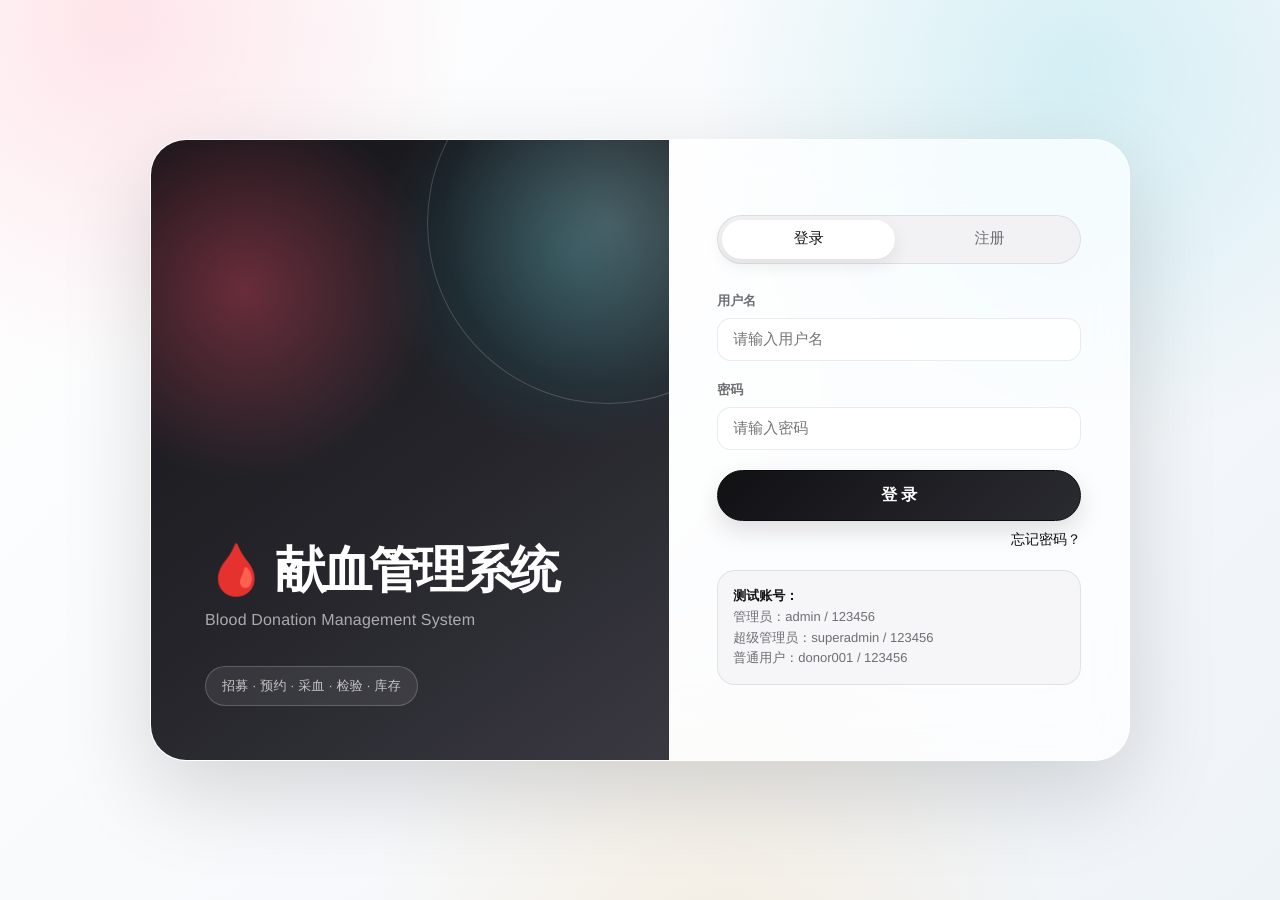
<file: src/main/resources/static/admin.html>
<!DOCTYPE html>
<html lang="zh-CN">
<head>
    <link rel="icon" href="data:,">
    <meta charset="UTF-8">
    <meta name="viewport" content="width=device-width, initial-scale=1.0">
    <title>献血管理系统 - 管理员</title>
    <style>
        * { margin: 0; padding: 0; box-sizing: border-box; }
        body { font-family: 'Microsoft YaHei', sans-serif; background: #f5f5f5; }
        .header { background: linear-gradient(135deg, #e53935 0%, #d32f2f 100%); color: white; padding: 18px 25px; display: flex; justify-content: space-between; align-items: center; box-shadow: 0 2px 10px rgba(0,0,0,0.1); }
        .header h1 { font-size: 22px; }
        .header .user-info { font-size: 14px; }
        .header .user-info span { margin-right: 20px; }
        .header .btn-logout { background: rgba(255,255,255,0.2); border: none; color: white; padding: 6px 16px; border-radius: 4px; cursor: pointer; }
        .sidebar { width: 200px; background: #2c3e50; min-height: calc(100vh - 60px); position: fixed; top: 60px; left: 0; padding-top: 20px; }
        .sidebar a { display: block; color: #ecf0f1; padding: 12px 20px; text-decoration: none; transition: background 0.3s; font-size: 14px; }
        .sidebar a:hover { background: #34495e; }
        .sidebar a.active { background: #e53935; }
        .sidebar .sub-menu { background: #1a252f; padding-left: 30px; }
        .main-content { margin-left: 200px; padding: 25px; }
        .card { background: white; border-radius: 8px; padding: 25px; margin-bottom: 20px; box-shadow: 0 2px 10px rgba(0,0,0,0.08); }
        .card h2 { color: #333; margin-bottom: 20px; padding-bottom: 10px; border-bottom: 2px solid #e53935; }
        .stats-grid { display: grid; grid-template-columns: repeat(auto-fit, minmax(200px, 1fr)); gap: 15px; }
        .stat-card { background: linear-gradient(135deg, #667eea 0%, #764ba2 100%); color: white; padding: 20px; border-radius: 8px; text-align: center; }
        .stat-card:nth-child(2) { background: linear-gradient(135deg, #f093fb 0%, #f5576c 100%); }
        .stat-card:nth-child(3) { background: linear-gradient(135deg, #4facfe 0%, #00f2fe 100%); }
        .stat-card:nth-child(4) { background: linear-gradient(135deg, #43e97b 0%, #38f9d7 100%); }
        .stat-value { font-size: 32px; font-weight: bold; }
        .stat-label { font-size: 13px; opacity: 0.9; margin-top: 5px; }
        .btn { background: #e53935; color: white; border: none; padding: 8px 18px; border-radius: 4px; cursor: pointer; font-size: 14px; }
        .btn:hover { background: #d32f2f; }
        .btn-primary { background: #1976d2; }
        .btn-primary:hover { background: #1565c0; }
        .btn-success { background: #388e3c; }
        .btn-warning { background: #ff9800; }
        .btn-danger { background: #d32f2f; }
        table { width: 100%; border-collapse: collapse; margin-top: 15px; }
        table th, table td { padding: 10px; text-align: left; border-bottom: 1px solid #eee; font-size: 14px; }
        table th { background: #f8f9fa; font-weight: 600; }
        table th.sortable { cursor: pointer; user-select: none; }
        table th.sortable:hover { background: #e9ecef; }
        table th.sortable::after {
            content: ' ↕';
            font-size: 12px;
            color: #999;
            margin-left: 4px;
            opacity: 0.5;
        }
        table th.sortable.sort-asc::after {
            content: ' ↑';
            color: #e53935;
            opacity: 1;
        }
        table th.sortable.sort-desc::after {
            content: ' ↓';
            color: #e53935;
            opacity: 1;
        }
        .form-group { margin-bottom: 15px; }
        .form-group label { display: block; margin-bottom: 5px; font-weight: 500; }
        .form-group input, .form-group select, .form-group textarea { width: 100%; padding: 8px; border: 1px solid #ddd; border-radius: 4px; font-size: 14px; }
        .modal { display: none; position: fixed; top: 0; left: 0; width: 100%; height: 100%; background: rgba(0,0,0,0.5); justify-content: center; align-items: center; z-index: 1000; }
        .modal-content { background: white; padding: 30px; border-radius: 8px; width: 90%; max-width: 500px; position: relative; }
        .modal-content .close { position: absolute; top: 15px; right: 15px; font-size: 24px; cursor: pointer; }
        .search-bar { display: flex; gap: 10px; margin-bottom: 15px; }
        .search-bar input { flex: 1; padding: 8px; border: 1px solid #ddd; border-radius: 4px; }
        .status-badge { padding: 3px 10px; border-radius: 12px; font-size: 12px; }
        .status-pending { background: #fff3e0; color: #e65100; }
        .status-active { background: #e3f2fd; color: #1565c0; }
        .status-completed { background: #e8f5e9; color: #2e7d32; }
        .status-canceled { background: #fce4ec; color: #c2185b; }
        .pagination { text-align: center; margin-top: 20px; }
        .pagination a { display: inline-block; padding: 6px 12px; margin: 0 3px; border: 1px solid #ddd; border-radius: 4px; text-decoration: none; color: #333; }
        .pagination a.active { background: #e53935; color: white; }
        .message { padding: 10px; border-radius: 4px; margin-bottom: 15px; font-size: 14px; }
        .message.success { background: #e8f5e9; color: #2e7d32; }
        .message.error { background: #fce4ec; color: #c2185b; }
    </style>
    <style id="apple-style-inline">
/*
 * AppleStyle frontend refresh.
 * Shared visual layer for the static pages only.
 */
:root {
    --apple-bg: #f7f8fb;
    --apple-bg-soft: #ffffff;
    --apple-surface: rgba(255, 255, 255, 0.88);
    --apple-surface-strong: #ffffff;
    --apple-ink: #111111;
    --apple-ink-soft: #1d1d1f;
    --apple-muted: #6e6e73;
    --apple-muted-2: #86868b;
    --apple-border: rgba(0, 0, 0, 0.08);
    --apple-border-strong: rgba(0, 0, 0, 0.14);
    --apple-fill: #f2f2f4;
    --apple-fill-strong: #e8e8ed;
    --apple-black: #0b0b0d;
    --apple-coral: #ff3b5f;
    --apple-coral-deep: #d91f43;
    --apple-coral-soft: #fff1f4;
    --apple-aqua: #16b8cf;
    --apple-aqua-deep: #08798b;
    --apple-aqua-soft: #e8fbff;
    --apple-gold: #ffb340;
    --apple-gold-soft: #fff7e6;
    --apple-lilac: #7c6cff;
    --apple-lilac-soft: #f3f1ff;
    --apple-red: var(--apple-coral-deep);
    --apple-red-soft: var(--apple-coral-soft);
    --apple-green: #1f9d55;
    --apple-green-soft: #edfff5;
    --apple-blue: #1677ff;
    --apple-blue-soft: #eff6ff;
    --apple-orange: #a15c07;
    --apple-orange-soft: #fff7ed;
    --apple-radius-xs: 10px;
    --apple-radius-sm: 14px;
    --apple-radius-md: 20px;
    --apple-radius-lg: 28px;
    --apple-radius-xl: 34px;
    --apple-shadow-sm: 0 12px 34px rgba(0, 0, 0, 0.06);
    --apple-shadow-md: 0 24px 70px rgba(0, 0, 0, 0.10);
    --apple-shadow-lg: 0 32px 90px rgba(0, 0, 0, 0.15);
    --ai-header-height: 72px;
}

* {
    -webkit-font-smoothing: antialiased;
    text-rendering: geometricPrecision;
}

body {
    color: var(--apple-ink-soft);
    font-family: -apple-system, BlinkMacSystemFont, "SF Pro Display", "SF Pro Text", "Helvetica Neue", "PingFang SC", "Microsoft YaHei", Arial, sans-serif !important;
}

body.login-page,
body.app-shell,
body.legacy-page {
    background:
        radial-gradient(circle at 9% 2%, rgba(255, 59, 95, 0.13) 0, transparent 24%),
        radial-gradient(circle at 84% 8%, rgba(22, 184, 207, 0.16) 0, transparent 28%),
        radial-gradient(circle at 56% 106%, rgba(255, 179, 64, 0.13) 0, transparent 30%),
        linear-gradient(135deg, #ffffff 0%, #f9fafc 44%, #eef3f8 100%) !important;
}

a {
    color: inherit;
}

button,
input,
select,
textarea {
    font-family: inherit !important;
}

::selection {
    background: rgba(0, 0, 0, 0.12);
}

::-webkit-scrollbar {
    width: 10px;
    height: 10px;
}

::-webkit-scrollbar-track {
    background: transparent;
}

::-webkit-scrollbar-thumb {
    background: rgba(0, 0, 0, 0.18);
    border: 3px solid transparent;
    border-radius: 999px;
    background-clip: content-box;
}

.btn,
button.btn,
.btn-logout,
.tab,
.pagination a,
.chat-suggestions button,
.ai-history-new,
.ai-context-clear,
.chat-send {
    transition: transform 0.18s ease, box-shadow 0.18s ease, background 0.18s ease, border-color 0.18s ease, color 0.18s ease, opacity 0.18s ease !important;
}

.btn:hover,
button.btn:hover,
.btn-logout:hover,
.pagination a:hover,
.chat-suggestions button:hover,
.ai-history-new:hover,
.ai-context-clear:hover,
.chat-send:hover {
    transform: translateY(-1px);
}

.btn:active,
button.btn:active,
.btn-logout:active,
.pagination a:active,
.chat-send:active {
    transform: translateY(0) scale(0.98);
}

.btn,
button.btn {
    min-height: 40px;
    border: 1px solid var(--apple-black) !important;
    border-radius: 999px !important;
    background: linear-gradient(135deg, #111114 0%, #2a2a31 100%) !important;
    color: #ffffff !important;
    box-shadow: 0 10px 24px rgba(0, 0, 0, 0.12);
    font-weight: 650 !important;
    letter-spacing: -0.01em;
}

.btn-primary,
.btn-success {
    background: linear-gradient(135deg, var(--apple-coral) 0%, var(--apple-coral-deep) 100%) !important;
    border-color: rgba(255, 79, 109, 0.42) !important;
    box-shadow: 0 14px 30px rgba(255, 79, 109, 0.20);
}

.btn-warning {
    background: linear-gradient(135deg, rgba(255, 255, 255, 0.95), rgba(233, 251, 255, 0.86)) !important;
    border-color: rgba(24, 200, 216, 0.28) !important;
    color: var(--apple-aqua-deep) !important;
    box-shadow: 0 12px 26px rgba(24, 200, 216, 0.11);
}

.btn-danger {
    background: var(--apple-red) !important;
    border-color: var(--apple-red) !important;
    color: #ffffff !important;
}

.message,
[id$="message"],
#message {
    border-radius: var(--apple-radius-sm) !important;
}

.message.success,
#message.success {
    background: var(--apple-green-soft) !important;
    color: var(--apple-green) !important;
    border: 1px solid rgba(24, 121, 78, 0.16);
}

.message.error,
#message.error {
    background: var(--apple-red-soft) !important;
    color: var(--apple-red) !important;
    border: 1px solid rgba(180, 35, 45, 0.16);
}

body.login-page {
    min-height: 100vh;
    display: flex;
    align-items: center;
    justify-content: center;
    padding: 30px;
}

.login-page .container {
    width: min(980px, 100%) !important;
    max-width: 980px !important;
    padding: 0 !important;
}

.login-page .login-box {
    display: grid;
    grid-template-columns: minmax(0, 1.06fr) minmax(380px, 0.94fr);
    min-height: 620px;
    overflow: hidden;
    border: 1px solid rgba(255, 255, 255, 0.72);
    border-radius: 36px !important;
    background: rgba(255, 255, 255, 0.72) !important;
    box-shadow: var(--apple-shadow-lg) !important;
    backdrop-filter: blur(28px) saturate(150%);
}

.login-page .logo-section {
    position: relative;
    display: flex;
    flex-direction: column;
    justify-content: flex-end;
    min-height: 620px;
    padding: 54px !important;
    overflow: hidden;
    color: #ffffff !important;
    text-align: left !important;
    background:
        radial-gradient(circle at 18% 24%, rgba(255, 79, 109, 0.34) 0, transparent 30%),
        radial-gradient(circle at 82% 18%, rgba(24, 200, 216, 0.22) 0, transparent 30%),
        linear-gradient(145deg, #151418 0%, #25252b 56%, #3a3942 100%) !important;
}

.login-page .logo-section::before {
    content: "";
    position: absolute;
    width: 360px;
    height: 360px;
    right: -120px;
    top: -98px;
    border-radius: 50%;
    border: 1px solid rgba(255, 255, 255, 0.18);
    background: radial-gradient(circle, rgba(255, 255, 255, 0.18) 0, transparent 66%);
}

.login-page .logo-section::after {
    content: "招募 · 预约 · 采血 · 检验 · 库存";
    position: relative;
    z-index: 1;
    width: fit-content;
    margin-top: 36px;
    padding: 10px 16px;
    border: 1px solid rgba(255, 255, 255, 0.20);
    border-radius: 999px;
    color: rgba(255, 255, 255, 0.72);
    background: rgba(255, 255, 255, 0.08);
    font-size: 13px;
    letter-spacing: 0.02em;
    backdrop-filter: blur(16px);
}

.login-page .logo-section h1,
.login-page .logo-section p {
    position: relative;
    z-index: 1;
}

.login-page .logo-section h1 {
    max-width: none;
    margin: 0 !important;
    color: #ffffff !important;
    font-size: clamp(36px, 4.2vw, 50px) !important;
    line-height: 1.02;
    letter-spacing: -0.06em;
    white-space: nowrap;
}

.login-page .logo-section p {
    margin-top: 16px;
    color: rgba(255, 255, 255, 0.68) !important;
    font-size: 16px !important;
    letter-spacing: 0.01em;
}

.login-page .form-section {
    align-self: center;
    padding: 48px !important;
}

.login-page .tabs {
    gap: 8px;
    margin-bottom: 28px !important;
    padding: 4px;
    border: 1px solid var(--apple-border) !important;
    border-radius: 999px;
    background: var(--apple-fill);
}

.login-page .tab {
    border: 0 !important;
    border-radius: 999px;
    color: var(--apple-muted) !important;
    font-size: 15px !important;
}

.login-page .tab.active {
    color: var(--apple-ink) !important;
    background: #ffffff;
    box-shadow: 0 6px 18px rgba(0, 0, 0, 0.08);
}

.form-group label,
.info-row label {
    color: var(--apple-muted) !important;
    font-size: 13px !important;
    font-weight: 650 !important;
    letter-spacing: -0.01em;
}

.form-group input,
.form-group select,
.form-group textarea,
.search-bar input,
.search-bar select,
.chat-input textarea {
    min-height: 42px;
    border: 1px solid var(--apple-border) !important;
    border-radius: 14px !important;
    background: rgba(255, 255, 255, 0.82) !important;
    color: var(--apple-ink) !important;
    box-shadow: inset 0 1px 0 rgba(255, 255, 255, 0.55);
}

.form-group input:focus,
.form-group select:focus,
.form-group textarea:focus,
.search-bar input:focus,
.search-bar select:focus,
.chat-input textarea:focus {
    outline: none !important;
    border-color: rgba(0, 0, 0, 0.34) !important;
    box-shadow: 0 0 0 4px rgba(0, 0, 0, 0.06) !important;
}

.login-page .btn {
    min-height: 50px;
    font-size: 16px !important;
}

.login-page .forgot-link a,
.login-page .role-tip strong {
    color: var(--apple-ink) !important;
}

.login-page .role-tip {
    border: 1px solid var(--apple-border);
    border-radius: 18px !important;
    background: rgba(245, 245, 247, 0.82) !important;
    color: var(--apple-muted) !important;
}

.login-page .redirect-overlay {
    background: rgba(8, 8, 9, 0.76) !important;
    backdrop-filter: blur(18px);
}

.login-page .redirect-card {
    border-radius: 28px !important;
    background: rgba(255, 255, 255, 0.14) !important;
    border-color: rgba(255, 255, 255, 0.26) !important;
}

body.app-shell {
    min-height: 100vh;
}

.app-shell .header {
    position: sticky;
    top: 0;
    z-index: 50;
    display: grid !important;
    grid-template-columns: minmax(260px, 0.7fr) minmax(320px, 1.1fr) auto;
    gap: 24px;
    align-items: center;
    min-height: 72px;
    padding: 14px 28px 14px 32px !important;
    color: var(--apple-ink) !important;
    background: rgba(255, 255, 255, 0.72) !important;
    border-bottom: 1px solid rgba(0, 0, 0, 0.07);
    box-shadow: none !important;
    backdrop-filter: blur(24px) saturate(160%);
}

.app-shell .header h1 {
    color: var(--apple-ink) !important;
    font-size: 20px !important;
    font-weight: 750 !important;
    letter-spacing: -0.04em;
    white-space: nowrap;
}

.global-search {
    position: relative;
    display: flex;
    align-items: center;
    width: min(100%, 620px);
    justify-self: center;
}

.global-search span {
    position: absolute;
    right: 13px;
    top: 50%;
    z-index: 1;
    transform: translateY(-50%);
    display: grid;
    place-items: center;
    min-width: 30px;
    height: 24px;
    border: 1px solid var(--apple-border);
    border-radius: 8px;
    color: var(--apple-muted-2);
    background: rgba(245, 245, 247, 0.82);
    font-size: 12px;
    font-weight: 700;
}

.global-search input {
    width: 100%;
    min-height: 42px;
    padding: 0 54px 0 42px;
    border: 1px solid var(--apple-border);
    border-radius: 13px;
    color: var(--apple-ink);
    background:
        linear-gradient(180deg, rgba(255, 255, 255, 0.96), rgba(250, 251, 253, 0.88));
    box-shadow: 0 10px 30px rgba(15, 23, 42, 0.045), inset 0 1px 0 rgba(255, 255, 255, 0.88);
}

.global-search::before {
    content: "⌕";
    position: absolute;
    left: 15px;
    top: 50%;
    z-index: 1;
    transform: translateY(-50%);
    color: var(--apple-muted-2);
    font-size: 18px;
}

.app-shell .header .user-info {
    display: flex;
    align-items: center;
    justify-content: flex-end;
    gap: 12px;
    color: var(--apple-muted) !important;
}

.app-shell .header .user-info span {
    margin-right: 0 !important;
    padding: 8px 12px;
    border: 1px solid var(--apple-border);
    border-radius: 999px;
    background: rgba(255, 255, 255, 0.62);
}

.app-shell .btn-logout {
    border: 1px solid var(--apple-border) !important;
    border-radius: 999px !important;
    background: #ffffff !important;
    color: var(--apple-ink) !important;
    font-weight: 650;
}

.app-shell .sidebar {
    width: 252px !important;
    min-height: auto !important;
    position: fixed;
    top: 94px !important;
    bottom: 22px;
    left: 22px;
    z-index: 40;
    padding: 18px !important;
    overflow-y: auto;
    border: 1px solid rgba(255, 255, 255, 0.78);
    border-radius: 30px;
    background:
        radial-gradient(circle at 16% 4%, rgba(255, 59, 95, 0.10), transparent 30%),
        radial-gradient(circle at 92% 18%, rgba(22, 184, 207, 0.10), transparent 28%),
        linear-gradient(180deg, rgba(255, 255, 255, 0.94) 0%, rgba(248, 250, 253, 0.86) 100%) !important;
    box-shadow: 0 24px 64px rgba(15, 23, 42, 0.09);
    backdrop-filter: blur(28px) saturate(160%);
}

.app-shell .sidebar::before {
    content: "Workspace";
    display: block;
    margin: 4px 8px 12px;
    color: var(--apple-muted-2);
    font-size: 12px;
    font-weight: 700;
    letter-spacing: 0.12em;
    text-transform: uppercase;
}

.app-shell .sidebar a {
    margin: 4px 0;
    padding: 12px 14px !important;
    border-radius: 18px;
    color: var(--apple-muted) !important;
    font-size: 14px !important;
    font-weight: 680;
    letter-spacing: -0.01em;
    background: transparent !important;
}

.app-shell .sidebar a:hover {
    color: var(--apple-ink) !important;
    background: rgba(0, 0, 0, 0.055) !important;
}

.app-shell .sidebar a.active {
    color: var(--apple-ink) !important;
    background: linear-gradient(135deg, rgba(255, 255, 255, 0.98), rgba(245, 247, 251, 0.92)) !important;
    box-shadow: inset 4px 0 0 var(--apple-coral), 0 12px 28px rgba(15, 23, 42, 0.08);
}

.app-shell .sidebar .sub-menu {
    margin: 4px 0 10px 12px;
    padding-left: 12px !important;
    border-left: 1px solid var(--apple-border);
    background: transparent !important;
    overflow: hidden;
    max-height: 200px;
    transition: max-height 0.3s ease-out, opacity 0.3s ease-out;
}

.app-shell .sidebar .sub-menu.collapsed {
    max-height: 0;
    opacity: 0;
    margin: 0;
    border-left: none;
}

.app-shell .sidebar .sub-menu a {
    font-size: 13px !important;
    color: var(--apple-muted-2) !important;
}

.app-shell .sidebar .menu-group > a::after {
    content: "▾";
    float: right;
    font-size: 12px;
    transition: transform 0.3s ease;
    color: var(--apple-muted-2);
}

.app-shell .sidebar .menu-group > a.collapsed::after {
    transform: rotate(-90deg);
}

.app-shell .main-content {
    margin-left: 304px !important;
    padding: 26px 36px 54px !important;
}

.app-shell .tab-content {
    animation: appleFadeUp 0.28s ease both;
}

@keyframes appleFadeUp {
    from {
        opacity: 0;
        transform: translateY(8px);
    }
    to {
        opacity: 1;
        transform: translateY(0);
    }
}

.card,
.modal-content {
    border: 1px solid rgba(255, 255, 255, 0.82) !important;
    border-radius: var(--apple-radius-lg) !important;
    background:
        linear-gradient(180deg, rgba(255, 255, 255, 0.92), rgba(250, 250, 252, 0.82)) !important;
    box-shadow: var(--apple-shadow-sm) !important;
    backdrop-filter: blur(24px) saturate(145%);
}

.app-shell .card,
.legacy-page .card {
    padding: 28px !important;
    margin-bottom: 22px !important;
    overflow-x: auto;
}

.card h2,
.card h3,
.modal-content h3 {
    color: var(--apple-ink) !important;
    border-bottom: 0 !important;
    padding-bottom: 0 !important;
    font-weight: 760 !important;
    letter-spacing: -0.04em;
}

.card h2 {
    margin-bottom: 18px !important;
    font-size: clamp(22px, 2vw, 30px) !important;
}

.section-header,
.card > .section-header {
    display: flex;
    align-items: flex-start;
    justify-content: space-between;
    gap: 18px;
    margin-bottom: 18px;
}

.section-header h2 {
    margin-bottom: 6px !important;
}

.section-header p,
.dashboard-subtitle,
.insight-card p,
.workflow-list span,
.priority-list span,
.overview-panel span,
.stat-card small,
.stock-health-meta {
    color: var(--apple-muted);
    line-height: 1.7;
}

.overview-panel {
    display: flex;
    align-items: flex-end;
    justify-content: space-between;
    gap: 28px;
    padding: 22px 28px !important;
}

.overview-panel h2 {
    margin: 0 0 10px !important;
    font-size: clamp(32px, 3.5vw, 46px) !important;
    line-height: 1;
    letter-spacing: -0.06em;
}

.overview-panel p {
    margin: 0 0 4px;
    color: var(--apple-ink);
    font-size: 16px;
    font-weight: 760;
    letter-spacing: -0.03em;
}

.overview-panel span {
    display: block;
    max-width: 680px;
    font-size: 14px;
}

.dashboard-hero {
    position: relative;
    display: grid;
    grid-template-columns: minmax(320px, 0.92fr) minmax(480px, 1.08fr);
    gap: 30px;
    align-items: stretch;
    overflow: hidden;
    padding: 38px !important;
    min-height: 360px;
}

.dashboard-hero::after {
    content: "";
    position: absolute;
    right: -126px;
    top: -132px;
    width: 390px;
    height: 390px;
    border-radius: 50%;
    border: 1px solid rgba(24, 200, 216, 0.12);
    background: radial-gradient(circle, rgba(24, 200, 216, 0.16) 0, transparent 68%);
    pointer-events: none;
}

.dashboard-hero::before {
    content: "";
    position: absolute;
    inset: 0;
    background:
        radial-gradient(circle at 0% 100%, rgba(255, 79, 109, 0.13), transparent 36%),
        radial-gradient(circle at 82% 20%, rgba(24, 200, 216, 0.16), transparent 36%),
        radial-gradient(circle at 68% 90%, rgba(244, 178, 79, 0.12), transparent 30%),
        linear-gradient(120deg, rgba(255, 255, 255, 0.74), transparent 46%);
    pointer-events: none;
}

.dashboard-copy {
    position: relative;
    z-index: 1;
    display: flex;
    min-height: 284px;
    flex-direction: column;
    justify-content: space-between;
}

.dashboard-copy h2 {
    max-width: 580px;
    margin-bottom: 12px !important;
    font-size: clamp(40px, 5.4vw, 72px) !important;
    line-height: 0.98;
    letter-spacing: -0.075em;
}

.dashboard-subtitle {
    max-width: 560px;
    margin: 0;
    font-size: 15.5px;
}

.dashboard-actions {
    display: flex;
    flex-wrap: wrap;
    gap: 10px;
    margin-top: 0;
    justify-content: flex-end;
}

.dashboard-actions .btn {
    width: auto !important;
    padding-inline: 18px !important;
}

.dashboard-actions .btn:first-child,
.donor-welcome .quick-actions .btn:first-child,
.overview-panel .dashboard-actions .btn:first-child {
    background: linear-gradient(135deg, var(--apple-coral) 0%, #ff7a59 100%) !important;
    border-color: rgba(255, 79, 109, 0.36) !important;
    box-shadow: 0 16px 32px rgba(255, 79, 109, 0.22);
}

.dashboard-hero .stats-grid {
    position: relative;
    z-index: 1;
    align-self: stretch;
}

.stats-grid {
    gap: 14px !important;
}

.dashboard-kpi-row {
    grid-template-columns: repeat(4, minmax(0, 1fr)) !important;
    margin: 16px 0 18px;
}

.stat-card {
    position: relative;
    min-height: 118px;
    display: flex;
    flex-direction: column;
    justify-content: space-between;
    padding: 15px 18px !important;
    overflow: hidden;
    border: 1px solid rgba(0, 0, 0, 0.075) !important;
    border-radius: 26px !important;
    color: var(--apple-ink) !important;
    text-align: left !important;
    background:
        radial-gradient(circle at 88% 16%, rgba(255, 59, 95, 0.08), transparent 28%),
        linear-gradient(180deg, rgba(255, 255, 255, 0.98), rgba(247, 249, 252, 0.78)) !important;
    box-shadow: 0 18px 46px rgba(15, 23, 42, 0.06), inset 0 1px 0 rgba(255, 255, 255, 0.88) !important;
}

.stat-card::after {
    content: "";
    position: absolute;
    inset: auto -42px -52px auto;
    width: 150px;
    height: 150px;
    border-radius: 50%;
    opacity: 0.34;
    filter: blur(8px);
    background: radial-gradient(circle, var(--apple-coral), transparent 64%);
    pointer-events: none;
}

.stat-card::before {
    content: "";
    position: absolute;
    right: 16px;
    top: 16px;
    width: 9px;
    height: 9px;
    border-radius: 50%;
    background: var(--apple-coral);
    opacity: 0.34;
}

.stat-card:nth-child(2)::before { background: var(--apple-aqua); }
.stat-card:nth-child(3)::before { background: var(--apple-gold); }
.stat-card:nth-child(4)::before { background: var(--apple-lilac); }
.stat-card:nth-child(2)::after { background: radial-gradient(circle, var(--apple-aqua), transparent 64%); }
.stat-card:nth-child(3)::after { background: radial-gradient(circle, var(--apple-gold), transparent 64%); }
.stat-card:nth-child(4)::after { background: radial-gradient(circle, var(--apple-lilac), transparent 64%); }

.stat-icon {
    display: grid;
    place-items: center;
    width: 30px;
    height: 30px;
    border: 1px solid var(--apple-border);
    border-radius: 11px;
    color: var(--apple-coral-deep);
    background: rgba(255, 255, 255, 0.78);
    font-size: 17px;
    font-weight: 760;
}

.stat-value {
    color: var(--apple-ink) !important;
    font-size: clamp(30px, 3.2vw, 40px) !important;
    font-weight: 800 !important;
    letter-spacing: -0.06em;
}

.stat-label {
    color: var(--apple-muted) !important;
    opacity: 1 !important;
    font-size: 13px !important;
    font-weight: 650;
}

.stat-card small {
    position: relative;
    z-index: 1;
    font-size: 12px;
}

.stat-card small b {
    color: var(--apple-coral-deep);
}

.compact-stats {
    grid-template-columns: repeat(2, minmax(0, 1fr)) !important;
}

.insight-grid {
    display: grid;
    grid-template-columns: minmax(0, 1fr) minmax(300px, 0.72fr);
    gap: 22px;
}

.operations-grid {
    display: grid;
    grid-template-columns: minmax(0, 1fr) minmax(286px, 0.34fr);
    gap: 22px;
    margin-bottom: 18px;
}

.insight-card {
    padding: 22px;
    border: 1px solid var(--apple-border);
    border-radius: var(--apple-radius-lg);
    background:
        radial-gradient(circle at 100% 0%, rgba(22, 184, 207, 0.07), transparent 32%),
        rgba(255, 255, 255, 0.78);
    box-shadow: 0 18px 52px rgba(15, 23, 42, 0.07);
    backdrop-filter: blur(18px);
}

.insight-card h3 {
    margin: 0 0 14px;
    color: var(--apple-ink);
    font-size: 20px;
    letter-spacing: -0.04em;
}

.stock-health-grid {
    display: grid;
    grid-template-columns: repeat(4, minmax(0, 1fr));
    gap: 14px;
}

.stock-health-item {
    padding: 16px;
    border: 1px solid var(--apple-border);
    border-radius: 20px;
    background: linear-gradient(180deg, rgba(255, 255, 255, 0.92), rgba(247, 249, 252, 0.72));
}

.stock-health-top {
    display: flex;
    align-items: center;
    justify-content: space-between;
    gap: 10px;
}

.stock-health-top strong {
    color: var(--apple-ink);
    font-size: 18px;
    letter-spacing: -0.04em;
}

.stock-health-top span {
    padding: 4px 9px;
    border-radius: 999px;
    color: var(--apple-green);
    background: var(--apple-green-soft);
    font-size: 12px;
    font-weight: 760;
}

.stock-health-amount {
    margin-top: 16px;
    color: var(--apple-ink);
    font-size: clamp(22px, 2.6vw, 30px);
    font-weight: 800;
    letter-spacing: -0.06em;
}

.stock-health-meta {
    margin-top: 2px;
    font-size: 12px;
}

.health-bar {
    height: 8px;
    margin-top: 16px;
    overflow: hidden;
    border-radius: 999px;
    background: rgba(0, 0, 0, 0.08);
}

.health-bar i {
    display: block;
    height: 100%;
    border-radius: inherit;
    background: linear-gradient(90deg, var(--apple-green), #63d471);
}

.stock-health-item.is-low .stock-health-top span {
    color: var(--apple-orange);
    background: var(--apple-orange-soft);
}

.stock-health-item.is-low .health-bar i {
    background: linear-gradient(90deg, var(--apple-gold), #ffd166);
}

.stock-health-item.is-risk .stock-health-top span {
    color: var(--apple-coral-deep);
    background: var(--apple-coral-soft);
}

.stock-health-item.is-risk .health-bar i {
    background: linear-gradient(90deg, var(--apple-coral), #ff7a59);
}

.health-legend {
    display: flex;
    flex-wrap: wrap;
    gap: 16px;
    margin-top: 18px;
    color: var(--apple-muted);
    font-size: 12px;
}

.health-legend span {
    display: inline-flex;
    align-items: center;
    gap: 7px;
}

.health-legend i {
    width: 8px;
    height: 8px;
    border-radius: 50%;
}

.signal-red { background: var(--apple-coral); }
.signal-gold { background: var(--apple-gold); }
.signal-green { background: var(--apple-green); }

.todo-list {
    display: grid;
    gap: 10px;
    padding: 0;
    margin: 0;
    list-style: none;
}

.todo-list li {
    display: flex;
    align-items: center;
    justify-content: space-between;
    gap: 12px;
    min-height: 48px;
    padding: 12px 14px;
    border: 1px solid var(--apple-border);
    border-radius: 16px;
    background: rgba(255, 255, 255, 0.72);
}

.todo-list span {
    color: var(--apple-ink-soft);
    font-size: 13px;
    font-weight: 650;
}

.todo-list strong {
    color: var(--apple-coral-deep);
    font-size: 18px;
    letter-spacing: -0.04em;
}

.empty-state {
    grid-column: 1 / -1;
    padding: 28px;
    border: 1px dashed var(--apple-border-strong);
    border-radius: 18px;
    color: var(--apple-muted);
    text-align: center;
    background: rgba(255, 255, 255, 0.62);
}

.workflow-list,
.priority-list {
    display: grid;
    gap: 12px;
    margin: 0;
    padding: 0;
    list-style: none;
}

.workflow-list li,
.priority-list li {
    display: grid;
    grid-template-columns: 36px 1fr;
    gap: 12px;
    align-items: flex-start;
    padding: 14px;
    border: 1px solid var(--apple-border);
    border-radius: 18px;
    background: rgba(255, 255, 255, 0.64);
}

.workflow-list strong,
.priority-list strong {
    display: block;
    margin-bottom: 2px;
    color: var(--apple-ink);
    font-size: 14px;
}

.workflow-step {
    display: grid;
    place-items: center;
    width: 36px;
    height: 36px;
    border-radius: 50%;
    color: #ffffff;
    background: linear-gradient(135deg, var(--apple-coral), #ff7a59);
    font-size: 13px;
    font-weight: 750;
}

.priority-dot {
    width: 10px;
    height: 10px;
    margin: 8px auto 0;
    border-radius: 50%;
    background: var(--apple-aqua);
    box-shadow: 0 0 0 8px rgba(24, 200, 216, 0.11);
}

.search-bar {
    align-items: center;
    flex-wrap: wrap;
    gap: 10px !important;
    padding: 10px;
    border: 1px solid var(--apple-border);
    border-radius: 20px;
    background: rgba(245, 245, 247, 0.72);
}

.search-bar .btn,
.card > .btn {
    width: auto !important;
    padding-inline: 16px !important;
}

table {
    width: 100%;
    min-width: 760px;
    overflow: hidden;
    border-collapse: separate !important;
    border-spacing: 0 !important;
    border: 1px solid var(--apple-border);
    border-radius: 18px;
    background: rgba(255, 255, 255, 0.62);
}

table th,
table td {
    border-bottom: 1px solid var(--apple-border) !important;
    padding: 14px 15px !important;
    color: var(--apple-ink-soft);
    font-size: 13px !important;
    vertical-align: middle;
}

table th {
    color: var(--apple-muted) !important;
    background: rgba(245, 245, 247, 0.92) !important;
    font-weight: 750 !important;
    letter-spacing: -0.01em;
}

table tbody tr {
    transition: background 0.18s ease;
}

table tbody tr:hover {
    background: rgba(0, 0, 0, 0.025);
}

table tr:last-child td {
    border-bottom: 0 !important;
}

.status-badge {
    display: inline-flex;
    align-items: center;
    min-height: 26px;
    padding: 4px 10px !important;
    border: 1px solid var(--apple-border);
    border-radius: 999px !important;
    background: var(--apple-fill) !important;
    color: var(--apple-ink) !important;
    font-size: 12px !important;
    font-weight: 700;
}

.status-active,
.status-normal,
.status-qualified,
.status-completed {
    background: var(--apple-aqua-soft) !important;
    color: var(--apple-aqua-deep) !important;
    border-color: rgba(24, 200, 216, 0.18);
}

.status-pending,
.status-near,
.status-unqualified {
    background: var(--apple-orange-soft) !important;
    color: var(--apple-orange) !important;
    border-color: rgba(244, 178, 79, 0.26);
}

.status-canceled,
.status-expired,
.status-danger {
    background: var(--apple-red-soft) !important;
    color: var(--apple-red) !important;
    border-color: rgba(180, 35, 45, 0.16);
}

.pagination {
    display: flex;
    justify-content: center;
    flex-wrap: wrap;
    gap: 8px;
    margin-top: 22px !important;
}

.pagination a {
    border: 1px solid var(--apple-border) !important;
    border-radius: 999px !important;
    background: rgba(255, 255, 255, 0.75);
    color: var(--apple-ink) !important;
}

.pagination a.active {
    background: var(--apple-black) !important;
    border-color: var(--apple-black) !important;
    color: #ffffff !important;
}

.app-shell .card > form,
.legacy-page .modal-content form {
    display: grid;
    grid-template-columns: repeat(2, minmax(0, 1fr));
    gap: 16px 18px;
}

.app-shell .card > form input[type="hidden"],
.legacy-page .modal-content form input[type="hidden"] {
    display: none;
}

.app-shell .card > form .form-group,
.legacy-page .modal-content form .form-group {
    margin-bottom: 0 !important;
}

.app-shell .card > form .form-group:has(textarea),
.app-shell .card > form .form-group:has(input[type="text"][id*="address"]),
.legacy-page .modal-content form .form-group:has(textarea) {
    grid-column: 1 / -1;
}

.app-shell .card > form .btn,
.legacy-page .modal-content form .btn {
    width: fit-content !important;
    min-width: 120px;
    margin-top: 6px !important;
}

.info-row {
    display: grid !important;
    grid-template-columns: 120px 1fr;
    gap: 12px;
    align-items: center;
    margin: 0 !important;
    padding: 13px 0;
    border-bottom: 1px solid var(--apple-border);
}

.info-row span {
    color: var(--apple-ink);
    font-weight: 620;
}

.modal {
    background: rgba(0, 0, 0, 0.36) !important;
    backdrop-filter: blur(12px);
}

.modal-content {
    width: min(560px, calc(100% - 32px)) !important;
    max-height: min(820px, calc(100vh - 48px));
    overflow: auto;
}

.modal-content .close {
    display: grid;
    place-items: center;
    width: 34px;
    height: 34px;
    border-radius: 50%;
    color: var(--apple-muted);
    background: var(--apple-fill);
    font-size: 22px !important;
}

.donor-welcome .dashboard-copy {
    min-height: 236px;
}

.donor-welcome .quick-actions {
    display: flex;
    flex-wrap: wrap;
    gap: 10px;
    margin-top: 24px;
}

.table-card {
    overflow-x: auto;
}

.ai-card {
    padding: 18px !important;
}

.ai-chat-active,
.ai-chat-active body {
    height: 100%;
    overflow: hidden !important;
}

.donor-page.ai-chat-active {
    height: 100vh;
}

.donor-page.ai-chat-active .header {
    position: fixed;
    inset: 0 0 auto 0;
    z-index: 90;
}

.donor-page.ai-chat-active .main-content {
    height: calc(100vh - var(--ai-header-height));
    margin-top: var(--ai-header-height) !important;
    padding: 14px 28px 18px !important;
    overflow: hidden;
}

.donor-page.ai-chat-active #ai-chat {
    height: 100%;
    min-height: 0;
    overflow: hidden;
}

.donor-page.ai-chat-active #ai-card {
    height: 100%;
    margin-bottom: 0 !important;
    padding: 0 !important;
    overflow: hidden;
}

.donor-page.ai-chat-active .ai-workspace {
    height: 100%;
    min-height: 0 !important;
}

.donor-page.ai-chat-active .ai-history-sidebar {
    display: flex;
    min-height: 0;
    flex-direction: column;
}

.donor-page.ai-chat-active .ai-history-list {
    flex: 1;
    max-height: none !important;
    min-height: 0;
    overflow-y: auto;
}

.donor-page.ai-chat-active .ai-chat-shell {
    height: 100%;
    min-height: 0 !important;
    overflow: hidden;
}

.donor-page.ai-chat-active .chat-box {
    flex: 1 1 auto;
    min-height: 0 !important;
    max-height: none !important;
    overflow-y: auto;
}

.donor-page.ai-chat-active .chat-footer,
.donor-page.ai-chat-active .ai-chat-header {
    flex: 0 0 auto;
}

.app-shell .ai-workspace {
    border-radius: 24px;
    overflow: hidden;
}

.app-shell .ai-history-sidebar,
.app-shell .ai-chat-shell {
    border-color: var(--apple-border) !important;
}

.app-shell .chat-bubble {
    border-radius: 18px !important;
}

body.legacy-page {
    min-height: 100vh;
}

.legacy-page .header {
    padding: 34px 24px 18px !important;
    color: var(--apple-ink) !important;
    text-align: center;
    background: transparent !important;
    box-shadow: none !important;
}

.legacy-page .header h1 {
    color: var(--apple-ink) !important;
    font-size: clamp(32px, 5vw, 52px) !important;
    font-weight: 780 !important;
    letter-spacing: -0.07em;
}

.legacy-page .nav {
    position: sticky;
    top: 16px;
    z-index: 30;
    display: flex !important;
    justify-content: center;
    flex-wrap: wrap;
    width: fit-content;
    max-width: calc(100% - 28px);
    margin: 0 auto 24px !important;
    padding: 7px !important;
    border: 1px solid rgba(255, 255, 255, 0.72);
    border-radius: 999px;
    background: rgba(255, 255, 255, 0.72) !important;
    box-shadow: var(--apple-shadow-sm);
    backdrop-filter: blur(22px) saturate(150%);
}

.legacy-page .nav a {
    padding: 9px 14px !important;
    border-radius: 999px;
    color: var(--apple-muted) !important;
    font-weight: 650;
}

.legacy-page .nav a:hover {
    color: var(--apple-ink) !important;
    background: rgba(0, 0, 0, 0.06) !important;
}

.legacy-page .nav a.active {
    color: #ffffff !important;
    background: linear-gradient(135deg, var(--apple-coral), var(--apple-aqua)) !important;
    box-shadow: 0 12px 28px rgba(24, 200, 216, 0.18), 0 10px 24px rgba(255, 79, 109, 0.14);
}

.legacy-page .container {
    width: min(1180px, calc(100% - 36px)) !important;
    max-width: 1180px !important;
    margin: 0 auto !important;
    padding: 0 0 54px !important;
}

.legacy-page .stats-grid {
    margin: 20px 0 !important;
}

.legacy-page .card > h2:first-child {
    font-size: clamp(28px, 4vw, 46px) !important;
}

@media (max-width: 1120px) {
    .dashboard-hero,
    .insight-grid,
    .operations-grid {
        grid-template-columns: 1fr;
    }

    .compact-stats,
    .dashboard-kpi-row,
    .stock-health-grid {
        grid-template-columns: repeat(2, minmax(0, 1fr)) !important;
    }
}

@media (max-width: 860px) {
    body.login-page {
        padding: 16px;
    }

    .login-page .login-box {
        grid-template-columns: 1fr;
        min-height: auto;
        border-radius: 28px !important;
    }

    .login-page .logo-section {
        min-height: 260px;
        padding: 34px !important;
    }

    .login-page .logo-section h1 {
        white-space: normal;
    }

    .login-page .form-section {
        padding: 30px !important;
    }

    .app-shell .header {
        grid-template-columns: 1fr;
        align-items: flex-start;
        gap: 12px;
    }

    .global-search {
        width: 100%;
        justify-self: stretch;
    }

    .app-shell .sidebar {
        position: static;
        width: auto !important;
        margin: 18px;
        max-height: none;
        border-radius: 24px;
        display: flex;
        gap: 8px;
        overflow-x: auto;
    }

    .app-shell .sidebar::before {
        display: none;
    }

    .app-shell .sidebar > div,
    .app-shell .sidebar .sub-menu {
        display: contents;
    }

    .app-shell .sidebar a {
        flex: 0 0 auto;
        white-space: nowrap;
        margin: 0 !important;
        padding: 10px 14px !important;
    }

    .app-shell .main-content {
        margin-left: 0 !important;
        padding: 0 18px 36px !important;
    }

    .app-shell .card,
    .legacy-page .card {
        padding: 20px !important;
        border-radius: 24px !important;
    }

    .dashboard-hero {
        padding: 24px !important;
    }

    .overview-panel {
        align-items: flex-start;
        flex-direction: column;
        padding: 24px !important;
    }

    .overview-panel .dashboard-actions {
        justify-content: flex-start;
    }

    .dashboard-copy h2 {
        font-size: 42px !important;
    }

    .app-shell .card > form,
    .legacy-page .modal-content form {
        grid-template-columns: 1fr;
    }

    .compact-stats,
    .dashboard-kpi-row,
    .stock-health-grid,
    .stats-grid {
        grid-template-columns: 1fr !important;
    }

    .legacy-page .nav {
        border-radius: 26px;
    }

    .donor-page.ai-chat-active .sidebar {
        display: none !important;
    }

    .donor-page.ai-chat-active .main-content {
        height: calc(100vh - var(--ai-header-height));
        margin-top: var(--ai-header-height) !important;
        padding: 10px 12px 12px !important;
    }

    .donor-page.ai-chat-active #ai-card {
        border-radius: 24px !important;
    }

    .donor-page.ai-chat-active .ai-workspace,
    .donor-page.ai-chat-active #ai-card.history-collapsed .ai-workspace {
        grid-template-columns: minmax(0, 1fr) !important;
    }

    .donor-page.ai-chat-active .ai-history-sidebar {
        display: none !important;
    }

    .donor-page.ai-chat-active .ai-chat-header {
        gap: 10px;
        padding: 14px;
    }

    .donor-page.ai-chat-active .chat-box {
        padding: 18px 14px;
    }

    .donor-page.ai-chat-active .chat-footer {
        padding: 12px 14px;
    }
}

</style>
</head>
<body class="app-shell admin-page">
    <div class="header">
        <h1>🩸 献血管理系统 - 管理后台</h1>
        <div class="global-search">
            <span>⌘</span>
            <input type="search" placeholder="搜索献血者、活动、采血批号或库存">
        </div>
        <div class="user-info">
            <span id="user-name">管理员</span>
            <button class="btn-logout" onclick="logout()">退出登录</button>
        </div>
    </div>

    <div class="sidebar">
        <a href="admin.html" class="active">首页概览</a>
        <div class="menu-group">
            <a href="#donor" onclick="toggleMenu(this)">献血者档案管理</a>
            <div class="sub-menu">
                <a href="#donor-list" onclick="showTab('donor-list')">档案列表</a>
                <a href="#donor-add" onclick="showTab('donor-add')">新增档案</a>
            </div>
        </div>
        <div class="menu-group">
            <a href="#activity" onclick="toggleMenu(this)">招募活动管理</a>
            <div class="sub-menu">
                <a href="#activity-list" onclick="showTab('activity-list')">活动列表</a>
                <a href="#activity-add" onclick="showTab('activity-add')">新增活动</a>
            </div>
        </div>
        <div class="menu-group">
            <a href="#collection" onclick="toggleMenu(this)">采血检验管理</a>
            <div class="sub-menu">
                <a href="#collection-add" onclick="showTab('collection-add')">新增采血</a>
                <a href="#collection-list" onclick="showTab('collection-list')">采血记录</a>
                <a href="#test-list" onclick="showTab('test-list')">检验记录</a>
            </div>
        </div>
        <div class="menu-group">
            <a href="#stock" onclick="toggleMenu(this)">血液库存管理</a>
            <div class="sub-menu">
                <a href="#stock-in" onclick="showTab('stock-in')">血液入库</a>
                <a href="#stock-list" onclick="showTab('stock-list')">库存明细</a>
                <a href="#stock-out" onclick="showTab('stock-out')">血液出库</a>
            </div>
        </div>
        <div id="super-admin-menu" class="menu-group" style="display:none;">
            <a href="#super" onclick="toggleMenu(this)">超级权限</a>
            <div class="sub-menu">
                <a href="#operation-log" onclick="showTab('operation-log')">操作日志</a>
                <a href="#user-manage" onclick="showTab('user-manage')">账号管理</a>
            </div>
        </div>
        <a href="#report" onclick="showTab('report')">报表统计管理</a>
    </div>

    <div class="main-content">
        <div id="home" class="tab-content">
            <section class="overview-panel card">
                <div>
                    <h2>献血管理系统</h2>
                    <p>您好，管理员，欢迎回来！</p>
                    <span>以下是今日系统运行概览，重点关注预约、检验和库存健康。</span>
                </div>
                <div class="dashboard-actions">
                    <button class="btn" onclick="showTab('donor-add')">新增献血者</button>
                    <button class="btn btn-warning" onclick="showTab('activity-add')">创建活动</button>
                    <button class="btn btn-warning" onclick="showTab('stock-list')">查看库存</button>
                </div>
            </section>

            <section class="stats-grid dashboard-kpi-row">
                <div class="stat-card">
                    <span class="stat-icon">▣</span>
                    <div class="stat-value" id="activityCount">0</div>
                    <div class="stat-label">活动总数</div>
                    <small>当前可预约 <b id="availableActivityCount">0</b></small>
                </div>
                <div class="stat-card">
                    <span class="stat-icon">◎</span>
                    <div class="stat-value" id="donorCount">0</div>
                    <div class="stat-label">献血者总数</div>
                    <small>档案持续沉淀</small>
                </div>
                <div class="stat-card">
                    <span class="stat-icon">◌</span>
                    <div class="stat-value" id="collectionCount">0</div>
                    <div class="stat-label">采血总数(ml)</div>
                    <small>采集与检验联动</small>
                </div>
                <div class="stat-card">
                    <span class="stat-icon">◇</span>
                    <div class="stat-value" id="stockCount">0</div>
                    <div class="stat-label">库存总量(ml)</div>
                    <small>临期库存 <b id="nearExpireStockCount">0</b></small>
                </div>
            </section>

            <section class="operations-grid">
                <div class="insight-card stock-health-card">
                    <div class="section-header">
                        <div>
                            <h3>血库库存健康度</h3>
                            <p>按血型查看库存规模与临期风险，优先处理红色和橙色信号。</p>
                        </div>
                        <button class="btn btn-warning" onclick="showTab('stock-list')">库存详情</button>
                    </div>
                    <div class="stock-health-grid" id="stock-health-body"></div>
                    <div class="health-legend">
                        <span><i class="signal-red"></i> 紧张 / 临期</span>
                        <span><i class="signal-gold"></i> 偏低</span>
                        <span><i class="signal-green"></i> 充足</span>
                    </div>
                </div>
                <aside class="insight-card todo-card">
                    <div class="section-header">
                        <div>
                            <h3>今日待办</h3>
                            <p>把高优先级工作放在最前面。</p>
                        </div>
                    </div>
                    <ul class="todo-list">
                        <li><span>活动预约待参加</span><strong id="pendingAppointmentCount">0</strong></li>
                        <li><span>检验结果待复核</span><strong id="pendingTestCount">0</strong></li>
                        <li><span>临期库存待处理</span><strong id="todoNearExpireCount">0</strong></li>
                        <li><span>可预约活动</span><strong id="todoAvailableActivityCount">0</strong></li>
                    </ul>
                </aside>
            </section>

            <section class="insight-grid">
                <div class="insight-card">
                    <h3>核心业务流</h3>
                    <ul class="workflow-list">
                        <li>
                            <span class="workflow-step">01</span>
                            <div><strong>活动招募</strong><span>创建献血活动并维护地点、日期与时段名额。</span></div>
                        </li>
                        <li>
                            <span class="workflow-step">02</span>
                            <div><strong>档案沉淀</strong><span>统一维护献血者身份、血型、联系方式与健康状态。</span></div>
                        </li>
                        <li>
                            <span class="workflow-step">03</span>
                            <div><strong>采血检验</strong><span>将采血记录、初筛与复检结果串联，减少信息断点。</span></div>
                        </li>
                        <li>
                            <span class="workflow-step">04</span>
                            <div><strong>库存流转</strong><span>追踪血液入库、有效期、临期提醒与出库操作。</span></div>
                        </li>
                    </ul>
                </div>
                <div class="insight-card">
                    <h3>管理优先级</h3>
                    <ul class="priority-list">
                        <li>
                            <span class="priority-dot"></span>
                            <div><strong>先处理待检验血液</strong><span>复检完成后再进入库存，保证库存数据可追溯。</span></div>
                        </li>
                        <li>
                            <span class="priority-dot"></span>
                            <div><strong>关注临期库存</strong><span>优先查看库存明细，及时安排使用或出库。</span></div>
                        </li>
                        <li>
                            <span class="priority-dot"></span>
                            <div><strong>活动名额动态调整</strong><span>根据预约情况维护上午、下午名额，提升现场效率。</span></div>
                        </li>
                    </ul>
                </div>
            </section>
        </div>

        <div id="donor-list" class="tab-content" style="display:none;">
            <div class="card">
                <div style="display:flex; justify-content:space-between; align-items:center; margin-bottom:15px;">
                    <h2>献血者档案列表</h2>
                    <button class="btn btn-primary" onclick="exportDonors()">导出Excel报表</button>
                </div>
                <div class="search-bar">
                    <input type="text" id="donor-search" placeholder="搜索姓名..." onkeyup="loadDonorList()">
                    <select id="blood-type-filter" onchange="loadDonorList()">
                        <option value="">全部血型</option>
                        <option value="A型">A型</option>
                        <option value="B型">B型</option>
                        <option value="O型">O型</option>
                        <option value="AB型">AB型</option>
                    </select>
                    <button class="btn btn-primary" onclick="showTab('donor-add')">新增档案</button>
                </div>
                <table id="donor-table">
                    <thead><tr>
                        <th class="sortable" data-sort="name" onclick="toggleSort('donor-table', 'name'); loadDonorList()">姓名</th>
                        <th>身份证</th>
                        <th class="sortable" data-sort="bloodType" onclick="toggleSort('donor-table', 'bloodType'); loadDonorList()">血型</th>
                        <th>电话</th>
                        <th>上次献血时间</th>
                        <th>上次献血类型</th>
                        <th>距上次献血</th>
                        <th>操作</th>
                    </tr></thead>
                    <tbody id="donor-table-body"></tbody>
                </table>
                <div class="pagination" id="donor-pagination"></div>
            </div>
        </div>

        <div id="donor-add" class="tab-content" style="display:none;">
            <div class="card">
                <div style="display:flex; justify-content:space-between; align-items:center; margin-bottom:15px;">
                    <h2>新增献血者档案</h2>
                    <button class="btn btn-primary" onclick="showTab('donor-list')">返回列表</button>
                </div>
                <div id="donor-add-view">
                    <div class="form-group"><label>姓名</label><input type="text" id="donor-name" required></div>
                    <div class="form-group"><label>身份证号</label><input type="text" id="donor-id-card" maxlength="18" placeholder="新增必填"></div>
                    <div class="form-group"><label>血型</label>
                        <select id="donor-blood-type">
                            <option value="A型">A型</option>
                            <option value="B型">B型</option>
                            <option value="O型">O型</option>
                            <option value="AB型">AB型</option>
                        </select>
                    </div>
                    <div class="form-group"><label>性别</label>
                        <select id="donor-gender">
                            <option value="">请选择</option>
                            <option value="男">男</option>
                            <option value="女">女</option>
                        </select>
                    </div>
                    <div class="form-group"><label>联系电话</label><input type="text" id="donor-phone" required></div>
                    <div class="form-group"><label>地址</label><input type="text" id="donor-address"></div>
                    <div class="form-group"><label>病史</label><textarea id="donor-medical-history" rows="3"></textarea></div>
                    <div class="form-group"><label>献血状态</label>
                        <select id="donor-status">
                            <option value="正常">正常</option>
                            <option value="暂缓">暂缓</option>
                            <option value="永久淘汰">永久淘汰</option>
                        </select>
                    </div>
                    <button type="button" class="btn" onclick="saveDonor()">保存档案</button>
                </div>
            </div>
        </div>

        <div id="donor-detail" class="tab-content" style="display:none;">
            <div class="card">
                <div style="display:flex; justify-content:space-between; align-items:center; margin-bottom:15px;">
                    <h2 id="detail-title">个人档案详情</h2>
                    <div id="detail-actions">
                        <button class="btn btn-primary" onclick="showTab('donor-list')">返回列表</button>
                        <button class="btn btn-warning" onclick="showDonorEdit()">修改档案</button>
                    </div>
                </div>
                <div id="donor-detail-view">
                    <div class="info-row"><label>姓名：</label><span id="detail-name">-</span></div>
                    <div class="info-row"><label>身份证：</label><span id="detail-idcard">-</span></div>
                    <div class="info-row"><label>血型：</label><span id="detail-bloodtype">-</span></div>
                    <div class="info-row"><label>性别：</label><span id="detail-gender">-</span></div>
                    <div class="info-row"><label>年龄：</label><span id="detail-age">-</span></div>
                    <div class="info-row"><label>联系电话：</label><span id="detail-phone">-</span></div>
                    <div class="info-row"><label>地址：</label><span id="detail-address">-</span></div>
                    <div class="info-row"><label>病史：</label><span id="detail-medical-history">-</span></div>
                    <div class="info-row"><label>献血状态：</label><span id="detail-status">-</span></div>
                    <div class="info-row"><label>上次献血时间：</label><span id="detail-lastdonate">-</span></div>
                    <div class="info-row"><label>是否重点关注：</label><span id="detail-attention">-</span></div>
                </div>
                <div id="donor-detail-edit" style="display:none;">
                    <form id="detail-edit-form">
                        <input type="hidden" id="detail-edit-id">
                        <div class="form-group"><label>姓名</label><input type="text" id="detail-edit-name" required></div>
                        <div class="form-group"><label>身份证号</label><input type="text" id="detail-edit-idcard" maxlength="18"></div>
                        <div class="form-group"><label>血型</label>
                            <select id="detail-edit-bloodtype">
                                <option value="A型">A型</option>
                                <option value="B型">B型</option>
                                <option value="O型">O型</option>
                                <option value="AB型">AB型</option>
                            </select>
                        </div>
                        <div class="form-group"><label>性别</label>
                            <select id="detail-edit-gender">
                                <option value="">请选择</option>
                                <option value="男">男</option>
                                <option value="女">女</option>
                            </select>
                        </div>
                        <div class="form-group"><label>联系电话</label><input type="text" id="detail-edit-phone" required></div>
                        <div class="form-group"><label>地址</label><input type="text" id="detail-edit-address"></div>
                        <div class="form-group"><label>病史</label><textarea id="detail-edit-medical-history" rows="3"></textarea></div>
                        <div class="form-group"><label>献血状态</label>
                            <select id="detail-edit-status">
                                <option value="正常">正常</option>
                                <option value="暂缓">暂缓</option>
                                <option value="永久淘汰">永久淘汰</option>
                            </select>
                        </div>
                        <button type="button" class="btn" onclick="saveDonorDetail()">保存档案</button>
                        <button type="button" class="btn btn-secondary" onclick="cancelDonorEdit()">取消</button>
                    </form>
                </div>
            </div>
        </div>

        <div id="activity-list" class="tab-content" style="display:none;">
            <div class="card">
                <div style="display:flex; justify-content:space-between; align-items:center; margin-bottom:15px;">
                    <h2>献血活动列表</h2>
                    <div style="display:flex; gap:10px;">
                        <button class="btn btn-primary" onclick="showTab('activity-add')">新增活动</button>
                        <button class="btn btn-warning" onclick="loadRecruitmentList()">智能招募名单</button>
                        <button class="btn btn-primary" onclick="exportActivities()">导出Excel报表</button>
                    </div>
                </div>
                <div class="search-bar">
                    <input type="text" id="activity-search" placeholder="搜索活动名称..." onkeyup="loadActivityList()">
                    <select id="activity-status-filter" onchange="loadActivityList()">
                        <option value="">全部状态</option>
                        <option value="招募中">招募中</option>
                        <option value="进行中">进行中</option>
                        <option value="已结束">已结束</option>
                        <option value="已取消">已取消</option>
                    </select>
                </div>
                <table id="activity-table">
                    <thead><tr>
                        <th class="sortable" data-sort="activityName" onclick="toggleSort('activity-table', 'activityName'); loadActivityList()">活动名称</th>
                        <th>地点</th>
                        <th class="sortable" data-sort="activityDate" onclick="toggleSort('activity-table', 'activityDate'); loadActivityList()">日期</th>
                        <th class="sortable" data-sort="status" onclick="toggleSort('activity-table', 'status'); loadActivityList()">状态</th>
                        <th class="sortable" data-sort="morningQuota" onclick="toggleSort('activity-table', 'morningQuota'); loadActivityList()">上午名额</th>
                        <th class="sortable" data-sort="afternoonQuota" onclick="toggleSort('activity-table', 'afternoonQuota'); loadActivityList()">下午名额</th>
                        <th>操作</th>
                    </tr></thead>
                    <tbody id="activity-table-body"></tbody>
                </table>
                <div style="border-top:1px solid var(--apple-border); margin-top:22px; padding-top:20px;">
                    <div style="display:flex; justify-content:space-between; align-items:center; gap:12px; margin-bottom:15px;">
                        <h3 style="font-size:18px; margin:0;">智能招募名单</h3>
                        <div style="display:flex; gap:10px; align-items:center;">
                            <select id="recruitment-blood-type" onchange="loadRecruitmentList()">
                                <option value="">按库存需求自动筛选</option>
                                <option value="A型">A型</option>
                                <option value="B型">B型</option>
                                <option value="O型">O型</option>
                                <option value="AB型">AB型</option>
                            </select>
                            <button class="btn btn-warning" onclick="loadRecruitmentList()">刷新名单</button>
                        </div>
                    </div>
                    <table id="recruitment-table">
                        <thead><tr>
                            <th>姓名</th>
                            <th>身份证</th>
                            <th>血型</th>
                            <th>电话</th>
                            <th>性别</th>
                            <th>年龄</th>
                            <th>上次献血</th>
                            <th>累计献血</th>
                            <th>推荐原因</th>
                        </tr></thead>
                        <tbody id="recruitment-table-body">
                            <tr><td colspan="9" style="text-align:center;">点击“智能招募名单”生成</td></tr>
                        </tbody>
                    </table>
                </div>
            </div>
        </div>

        <div id="activity-add" class="tab-content" style="display:none;">
            <div class="card">
                <h2>新增献血活动</h2>
                <form id="activity-form">
                    <input type="hidden" id="activity-id">
                    <div class="form-group"><label>活动名称</label><input type="text" id="activity-name" required></div>
                    <div class="form-group"><label>活动地点</label><input type="text" id="activity-location" required></div>
                    <div class="form-group"><label>活动日期</label><input type="date" id="activity-date" required></div>
                    <div class="form-group"><label>状态</label>
                        <select id="activity-status">
                            <option value="未开始">未开始</option>
                            <option value="进行中">进行中</option>
                            <option value="已结束">已结束</option>
                        </select>
                    </div>
                    <div class="form-group"><label>上午名额</label><input type="number" id="activity-morning-quota" value="50"></div>
                    <div class="form-group"><label>下午名额</label><input type="number" id="activity-afternoon-quota" value="50"></div>
                    <button type="button" class="btn" onclick="saveActivity()">保存</button>
                </form>
            </div>
        </div>

        <div id="collection-list" class="tab-content" style="display:none;">
            <div class="card">
                <div style="display:flex; justify-content:space-between; align-items:center; margin-bottom:15px;">
                    <h2>采血记录列表</h2>
                    <div style="display:flex; gap:10px;">
                        <button class="btn btn-primary" onclick="showTab('collection-add')">新增采血记录</button>
                        <button class="btn btn-primary" onclick="exportCollections()">导出Excel报表</button>
                    </div>
                </div>
                <div class="search-bar">
                    <input type="text" id="collection-search" placeholder="搜索献血者姓名..." onkeyup="loadCollectionList()">
                    <select id="collection-type-filter" onchange="loadCollectionList()">
                        <option value="">全部献血类型</option>
                        <option value="全血">全血</option>
                        <option value="成分血">成分血</option>
                    </select>
                </div>
                <table id="collection-table">
                    <thead><tr>
                        <th>献血者姓名</th>
                        <th>身份证</th>
                        <th>血型</th>
                        <th class="sortable" data-sort="donateAmount" onclick="toggleSort('collection-table', 'donateAmount'); loadCollectionList()">献血量(ml)</th>
                        <th class="sortable" data-sort="donateType" onclick="toggleSort('collection-table', 'donateType'); loadCollectionList()">献血类型</th>
                        <th class="sortable" data-sort="initialScreenResult" onclick="toggleSort('collection-table', 'initialScreenResult'); loadCollectionList()">初筛结果</th>
                        <th class="sortable" data-sort="collectionTime" onclick="toggleSort('collection-table', 'collectionTime'); loadCollectionList()">采血时间</th>
                        <th>操作</th>
                    </tr></thead>
                    <tbody id="collection-table-body"></tbody>
                </table>
            </div>
        </div>

        <div id="collection-add" class="tab-content" style="display:none;">
            <div class="card">
                <h2 id="collection-title">新增采血记录</h2>
                <div id="collection-message"></div>
                <form id="collection-form">
                    <input type="hidden" id="collection-id">
                    <input type="hidden" id="selected-donor-id">
                    <div class="form-group">
                        <label>搜索献血者</label>
                        <input type="text" id="donor-search-input" placeholder="输入姓名搜索" onkeyup="searchDonors()">
                    </div>
                    <div id="donor-search-results" style="max-height:200px;overflow-y:auto;border:1px solid #ddd;border-radius:4px;margin-bottom:15px;display:none;">
                    </div>
                    <div id="selected-donor-info" style="display:none;margin-bottom:15px;padding:10px;background:#f5f5f5;border-radius:4px;">
                        <strong>已选择：</strong><span id="selected-donor-name"></span>
                        <span id="selected-donor-blood-type"></span>
                        <span id="selected-donor-id-card"></span>
                    </div>
                    <div class="form-group"><label>献血量(ml)</label><input type="number" id="collection-amount" required min="0"></div>
                    <div class="form-group"><label>献血类型</label>
                        <select id="collection-type">
                            <option value="全血">全血</option>
                            <option value="成分血">成分血</option>
                        </select>
                    </div>
                    <div class="form-group"><label>初筛结果</label>
                        <select id="collection-result">
                            <option value="合格">合格</option>
                            <option value="不合格">不合格</option>
                        </select>
                    </div>
                    <button type="button" class="btn" onclick="saveCollection()">保存</button>
                </form>
            </div>
        </div>

        <div id="test-list" class="tab-content" style="display:none;">
            <div class="card">
                <div style="display:flex; justify-content:space-between; align-items:center; margin-bottom:15px;">
                    <h2>检验记录列表</h2>
                    <button class="btn btn-primary" onclick="exportTests()">导出Excel报表</button>
                </div>
                <div class="search-bar">
                    <input type="text" id="test-search" placeholder="搜索献血者姓名..." onkeyup="loadTestList()">
                    <select id="test-status-filter" onchange="loadTestList()">
                        <option value="">全部状态</option>
                        <option value="待检验">待检验</option>
                        <option value="合格">合格</option>
                        <option value="不合格">不合格</option>
                        <option value="已入库">已入库</option>
                        <option value="已出库">已出库</option>
                        <option value="已过期">已过期</option>
                    </select>
                </div>
                <div class="test-chart-grid" style="display:grid; grid-template-columns:repeat(2,minmax(0,1fr)); gap:16px; margin:18px 0 22px;">
                    <div style="border:1px solid var(--apple-border); border-radius:8px; padding:16px; min-height:280px;">
                        <h3 style="font-size:16px; margin:0 0 12px;">复检结果占比</h3>
                        <canvas id="admin-recheck-pie-chart" style="width:100%; height:220px; display:block;"></canvas>
                    </div>
                    <div style="border:1px solid var(--apple-border); border-radius:8px; padding:16px; min-height:280px;">
                        <h3 style="font-size:16px; margin:0 0 12px;">复检结果数量</h3>
                        <canvas id="admin-recheck-bar-chart" style="width:100%; height:220px; display:block;"></canvas>
                    </div>
                </div>
                <table id="test-table">
                    <thead><tr>
                        <th>献血者姓名</th>
                        <th>血型</th>
                        <th>献血量(ml)</th>
                        <th class="sortable" data-sort="recheckResult" onclick="toggleSort('test-table', 'recheckResult'); loadTestList()">复检结果</th>
                        <th class="sortable" data-sort="bloodStatus" onclick="toggleSort('test-table', 'bloodStatus'); loadTestList()">血液状态</th>
                        <th>不合格原因</th>
                        <th class="sortable" data-sort="judgeTime" onclick="toggleSort('test-table', 'judgeTime'); loadTestList()">判定时间</th>
                        <th>操作</th>
                    </tr></thead>
                    <tbody id="test-table-body"></tbody>
                </table>
            </div>
        </div>

        <div id="stock-list" class="tab-content" style="display:none;">
            <div class="card">
                <div style="display:flex; justify-content:space-between; align-items:center; margin-bottom:15px;">
                    <h2>库存明细</h2>
                    <button class="btn btn-primary" onclick="exportStocks()">导出Excel报表</button>
                </div>
                <div style="border:1px solid var(--apple-border); border-radius:8px; padding:16px; min-height:320px; margin-bottom:20px;">
                    <div style="display:flex; justify-content:space-between; align-items:center; gap:12px; margin-bottom:12px;">
                        <h3 style="font-size:18px; margin:0;">库存趋势分析</h3>
                        <div style="display:flex; gap:10px; align-items:center;">
                            <select id="stock-trend-blood-type" onchange="loadStockTrend()">
                                <option value="A型">A型</option>
                                <option value="B型">B型</option>
                                <option value="O型">O型</option>
                                <option value="AB型">AB型</option>
                            </select>
                            <button class="btn btn-warning" onclick="loadStockTrend()">刷新趋势</button>
                        </div>
                    </div>
                    <canvas id="stock-trend-chart" style="width:100%; height:260px; display:block;"></canvas>
                </div>
                <div class="search-bar">
                    <input type="text" id="stock-search" placeholder="搜索献血者姓名..." onkeyup="loadStockList()">
                    <select id="stock-blood-type-filter" onchange="loadStockList()">
                        <option value="">全部血型</option>
                        <option value="A型">A型</option>
                        <option value="B型">B型</option>
                        <option value="O型">O型</option>
                        <option value="AB型">AB型</option>
                    </select>
                    <select id="stock-status-filter" onchange="loadStockList()">
                        <option value="">全部状态</option>
                        <option value="正常">正常</option>
                        <option value="临期">临期</option>
                        <option value="已过期">已过期</option>
                        <option value="已出库">已出库</option>
                    </select>
                </div>
                <table id="stock-table">
                        <thead><tr>
                            <th>献血者姓名</th>
                            <th class="sortable" data-sort="bloodType" onclick="toggleSort('stock-table', 'bloodType'); loadStockList()">血型</th>
                            <th class="sortable" data-sort="bloodAmount" onclick="toggleSort('stock-table', 'bloodAmount'); loadStockList()">血量(ml)</th>
                            <th class="sortable" data-sort="expireDate" onclick="toggleSort('stock-table', 'expireDate'); loadStockList()">有效期</th>
                            <th class="sortable" data-sort="status" onclick="toggleSort('stock-table', 'status'); loadStockList()">状态</th>
                            <th>用血单位</th>
                            <th class="sortable" data-sort="createTime" onclick="toggleSort('stock-table', 'createTime'); loadStockList()">入库时间</th>
                            <th>操作</th>
                        </tr></thead>
                        <tbody id="stock-table-body"></tbody>
                    </table>
            </div>
        </div>

        <div id="stock-in" class="tab-content" style="display:none;">
            <div class="card">
                <div style="display:flex; justify-content:space-between; align-items:center; margin-bottom:15px;">
                    <h2>血液入库</h2>
                    <button class="btn btn-primary" onclick="exportPendingStockIn()">导出Excel报表</button>
                </div>
                <div style="margin-bottom:30px;">
                    <h3 style="margin-bottom:15px; color:var(--apple-ink); font-size:18px;">待入库血液</h3>
                    <p style="color:var(--apple-muted); font-size:14px; margin-bottom:15px;">检验合格但未入库的采血记录将显示在此列表中，请选择需要入库的记录并填写有效期</p>
                    <div class="search-bar">
                        <input type="text" id="stock-in-search" placeholder="搜索献血者姓名..." onkeyup="loadPendingStockList()">
                        <select id="stock-in-blood-type-filter" onchange="loadPendingStockList()">
                            <option value="">全部血型</option>
                            <option value="A型">A型</option>
                            <option value="B型">B型</option>
                            <option value="O型">O型</option>
                            <option value="AB型">AB型</option>
                        </select>
                    </div>
                    <table id="pending-stock-table">
                        <thead><tr>
                            <th><input type="checkbox" id="select-all-pending" onclick="toggleSelectAllPending()"></th>
                            <th>献血者姓名</th>
                            <th>血型</th>
                            <th>血量(ml)</th>
                            <th>献血类型</th>
                            <th>采血时间</th>
                            <th>检验时间</th>
                            <th>有效期</th>
                        </tr></thead>
                        <tbody id="pending-stock-table-body"></tbody>
                    </table>
                    <div style="margin-top:20px; display:flex; gap:15px; align-items:center;">
                        <button class="btn btn-primary" onclick="saveStockIn()">确认入库</button>
                        <button class="btn btn-warning" onclick="loadPendingStockList()">刷新列表</button>
                    </div>
                </div>
                <div style="border-top: 1px solid var(--apple-border); padding-top:20px;">
                    <div style="display:flex; justify-content:space-between; align-items:center; margin-bottom:15px;">
                        <h3 style="color:var(--apple-ink); font-size:18px;">入库操作历史</h3>
                        <button class="btn btn-primary" onclick="exportStockInHistory()">导出Excel报表</button>
                    </div>
                    <table id="stock-in-history-table">
                        <thead><tr>
                            <th>献血者姓名</th>
                            <th>血型</th>
                            <th>血量(ml)</th>
                            <th>献血类型</th>
                            <th>有效期</th>
                            <th>入库时间</th>
                        </tr></thead>
                        <tbody id="stock-in-history-table-body"></tbody>
                    </table>
                </div>
            </div>
        </div>

        <div id="stock-out" class="tab-content" style="display:none;">
            <div class="card">
                <div style="display:flex; justify-content:space-between; align-items:center; margin-bottom:15px;">
                    <h2>血液出库</h2>
                    <button class="btn btn-primary" onclick="exportPendingStockOut()">导出Excel报表</button>
                </div>
                <div style="margin-bottom:30px;">
                    <h3 style="margin-bottom:15px; color:var(--apple-ink); font-size:18px;">待出库血液</h3>
                    <p style="color:var(--apple-muted); font-size:14px; margin-bottom:15px;">已入库但未出库的血液记录将显示在此列表中，请选择需要出库的记录并填写用血单位</p>
                    <div class="search-bar">
                        <input type="text" id="stock-out-search" placeholder="搜索献血者姓名..." onkeyup="loadStockOutPendingList()">
                        <select id="stock-out-blood-type-filter" onchange="loadStockOutPendingList()">
                            <option value="">全部血型</option>
                            <option value="A型">A型</option>
                            <option value="B型">B型</option>
                            <option value="O型">O型</option>
                            <option value="AB型">AB型</option>
                        </select>
                    </div>
                    <table id="pending-out-table">
                        <thead><tr>
                            <th><input type="checkbox" id="select-all-out" onclick="toggleSelectAllOut()"></th>
                            <th>献血者姓名</th>
                            <th>血型</th>
                            <th>血量(ml)</th>
                            <th>献血类型</th>
                            <th>有效期</th>
                            <th>库存状态</th>
                            <th>入库时间</th>
                            <th>血液用途</th>
                            <th>用血单位</th>
                        </tr></thead>
                        <tbody id="pending-out-table-body"></tbody>
                    </table>
                    <div style="margin-top:20px; display:flex; gap:15px; align-items:center;">
                        <button class="btn btn-primary" onclick="confirmBatchStockOut()">确认出库</button>
                        <button class="btn btn-warning" onclick="loadStockOutPendingList()">刷新列表</button>
                    </div>
                </div>
                <div style="border-top: 1px solid var(--apple-border); padding-top:20px;">
                    <div style="display:flex; justify-content:space-between; align-items:center; margin-bottom:15px;">
                        <h3 style="color:var(--apple-ink); font-size:18px;">出库操作历史</h3>
                        <button class="btn btn-primary" onclick="exportStockOutHistory()">导出Excel报表</button>
                    </div>
                    <table id="stock-out-history-table">
                        <thead><tr>
                            <th>献血者姓名</th>
                            <th>血型</th>
                            <th>血量(ml)</th>
                            <th>献血类型</th>
                            <th>有效期</th>
                            <th>血液用途</th>
                            <th>用血单位</th>
                            <th>出库时间</th>
                        </tr></thead>
                        <tbody id="stock-out-history-table-body"></tbody>
                    </table>
                </div>
            </div>
        </div>

        <div id="operation-log" class="tab-content" style="display:none;">
            <div class="card">
                <div style="display:flex; justify-content:space-between; align-items:center; margin-bottom:15px;">
                    <h2>操作日志</h2>
                    <div style="display:flex; gap:10px;">
                        <button class="btn btn-danger" onclick="clearAllLogs()">清空日志</button>
                        <button class="btn btn-warning" onclick="loadOperationLogs()">刷新列表</button>
                    </div>
                </div>
                <div class="search-bar">
                    <input type="text" id="log-search" placeholder="搜索操作人、操作类型或内容..." onkeyup="loadOperationLogs()">
                    <select id="log-type-filter" onchange="loadOperationLogs()">
                        <option value="">全部操作类型</option>
                        <option value="新增档案">新增档案</option>
                        <option value="修改档案">修改档案</option>
                        <option value="删除档案">删除档案</option>
                        <option value="新增活动">新增活动</option>
                        <option value="修改活动">修改活动</option>
                        <option value="删除活动">删除活动</option>
                        <option value="新增采血">新增采血</option>
                        <option value="修改采血">修改采血</option>
                        <option value="删除采血">删除采血</option>
                        <option value="判定检验">判定检验</option>
                        <option value="修改检验">修改检验</option>
                        <option value="删除检验">删除检验</option>
                        <option value="血液入库">血液入库</option>
                        <option value="血液出库">血液出库</option>
                        <option value="修改库存">修改库存</option>
                        <option value="删除库存">删除库存</option>
                    </select>
                </div>
                <table id="operation-log-table">
                    <thead><tr>
                        <th><input type="checkbox" id="select-all-log" onclick="toggleSelectAllLog()"></th>
                        <th class="sortable" data-sort="operatorName" onclick="toggleSort('operation-log-table', 'operatorName'); loadOperationLogs()">操作人</th>
                        <th class="sortable" data-sort="operationType" onclick="toggleSort('operation-log-table', 'operationType'); loadOperationLogs()">操作类型</th>
                        <th>操作内容</th>
                        <th class="sortable" data-sort="operationTime" onclick="toggleSort('operation-log-table', 'operationTime'); loadOperationLogs()">操作时间</th>
                        <th>操作IP</th>
                        <th>操作</th>
                    </tr></thead>
                    <tbody id="operation-log-table-body"></tbody>
                </table>
            </div>
        </div>

        <div id="user-manage" class="tab-content" style="display:none;">
            <div class="card">
                <div style="display:flex; justify-content:space-between; align-items:center; margin-bottom:15px;">
                    <h2>账号管理</h2>
                    <button class="btn btn-primary" onclick="showAddUserModal()">新增账号</button>
                </div>
                <div class="search-bar">
                    <input type="text" id="user-search" placeholder="搜索用户名或真实姓名..." onkeyup="loadUserManageList()">
                    <select id="user-role-filter" onchange="loadUserManageList()">
                        <option value="">全部角色</option>
                        <option value="ROLE_DONOR">献血者</option>
                        <option value="ROLE_ADMIN">管理员</option>
                        <option value="ROLE_SUPER_ADMIN">超级管理员</option>
                    </select>
                    <select id="user-status-filter" onchange="loadUserManageList()">
                        <option value="">全部状态</option>
                        <option value="0">正常</option>
                        <option value="1">禁用</option>
                    </select>
                </div>
                <table id="user-manage-table">
                    <thead><tr>
                        <th class="sortable" data-sort="username" onclick="toggleSort('user-manage-table', 'username'); loadUserManageList()">用户名</th>
                        <th class="sortable" data-sort="realName" onclick="toggleSort('user-manage-table', 'realName'); loadUserManageList()">真实姓名</th>
                        <th class="sortable" data-sort="role" onclick="toggleSort('user-manage-table', 'role'); loadUserManageList()">角色</th>
                        <th class="sortable" data-sort="status" onclick="toggleSort('user-manage-table', 'status'); loadUserManageList()">状态</th>
                        <th class="sortable" data-sort="createTime" onclick="toggleSort('user-manage-table', 'createTime'); loadUserManageList()">创建时间</th>
                        <th>操作</th>
                    </tr></thead>
                    <tbody id="user-manage-table-body"></tbody>
                </table>
            </div>
        </div>

        <div id="report" class="tab-content" style="display:none;">
            <div class="card">
                <div style="display:flex; justify-content:space-between; align-items:center; gap:12px; margin-bottom:15px;">
                    <h2>报表统计</h2>
                    <button class="btn btn-primary" onclick="exportReport()">一键导出Excel报表</button>
                </div>
                <div class="stats-grid" style="margin-top:20px;">
                    <div class="stat-card">
                        <div class="stat-value" id="report-donor-count">0</div>
                        <div class="stat-label">献血者总数</div>
                    </div>
                    <div class="stat-card">
                        <div class="stat-value" id="report-total-amount">0</div>
                        <div class="stat-label">总献血量(ml)</div>
                    </div>
                    <div class="stat-card">
                        <div class="stat-value" id="report-use-amount">0</div>
                        <div class="stat-label">总用血量(ml)</div>
                    </div>
                    <div class="stat-card">
                        <div class="stat-value" id="report-activity-count">0</div>
                        <div class="stat-label">活动总数</div>
                    </div>
                </div>
                <div style="display:grid; grid-template-columns:repeat(2,minmax(0,1fr)); gap:18px; margin-top:22px;">
                    <div style="border:1px solid var(--apple-border); border-radius:8px; padding:16px; min-height:300px;">
                        <h3 style="font-size:18px; margin:0 0 12px;">献血量与用血量对比</h3>
                        <canvas id="report-amount-chart" style="width:100%; height:240px; display:block;"></canvas>
                    </div>
                    <div style="border:1px solid var(--apple-border); border-radius:8px; padding:16px; min-height:300px;">
                        <h3 style="font-size:18px; margin:0 0 12px;">不合格原因占比</h3>
                        <canvas id="report-reason-chart" style="width:100%; height:240px; display:block;"></canvas>
                    </div>
                    <div style="border:1px solid var(--apple-border); border-radius:8px; padding:16px; min-height:300px;">
                        <h3 style="font-size:18px; margin:0 0 12px;">献血者年龄分布</h3>
                        <canvas id="report-age-chart" style="width:100%; height:240px; display:block;"></canvas>
                    </div>
                    <div style="border:1px solid var(--apple-border); border-radius:8px; padding:16px; min-height:300px;">
                        <h3 style="font-size:18px; margin:0 0 12px;">献血者性别分布</h3>
                        <canvas id="report-gender-chart" style="width:100%; height:240px; display:block;"></canvas>
                    </div>
                </div>
            </div>
        </div>
    </div>

    <div class="modal" id="edit-modal">
        <div class="modal-content">
            <span class="close" onclick="closeModal()">&times;</span>
            <h3 id="modal-title">编辑</h3>
            <div id="modal-message"></div>
            <div id="modal-body"></div>
        </div>
    </div>

    <script>
        const API_BASE = '/api';
        let donorsMap = {};
        let collectionsMap = {};

        const BLOOD_UNITS = [
            '各级医院急诊科', '重症医学科（ICU）', '城市急救中心', '综合医院手术室',
            '妇产科', '普外科', '骨科', '心胸外科', '妇幼保健院', '血液病专科医院',
            '综合医院血液内科', '应急医疗救援队', '灾区临时救治点', '突发公共卫生事件定点医院',
            '肿瘤专科医院', '综合医院肿瘤科', '放疗科', '烧伤专科医院', '综合医院烧伤科',
            '儿童医院', '综合医院新生儿重症监护室（NICU）', '儿科重症监护室（PICU）',
            '综合医院血液净化中心', '肝病科', '风湿免疫科', '综合医院肾内科',
            '慢性病定点救治机构', '血液病专科门诊', '血友病定点诊疗中心',
            '医学科研院所', '高等医学院校', '临床检验质控中心', '医药研发机构'
        ];

        const BLOOD_PURPOSES = [
            '危重患者急救', '临床手术用血', '血液疾病治疗', '应急医疗支援',
            '肿瘤放化疗辅助', '大面积烧伤救治', '新生儿及儿科重症救治',
            '治疗性血液置换', '慢性疾病长期维持治疗', '凝血功能障碍纠正', '科研教学与质控'
        ];

        const PURPOSE_UNIT_MAP = {
            '危重患者急救': ['各级医院急诊科', '重症医学科（ICU）', '城市急救中心'],
            '临床手术用血': ['综合医院手术室', '妇产科', '普外科', '骨科', '心胸外科', '妇幼保健院'],
            '血液疾病治疗': ['血液病专科医院', '综合医院血液内科'],
            '应急医疗支援': ['应急医疗救援队', '灾区临时救治点', '突发公共卫生事件定点医院'],
            '肿瘤放化疗辅助': ['肿瘤专科医院', '综合医院肿瘤科', '放疗科'],
            '大面积烧伤救治': ['烧伤专科医院', '综合医院烧伤科'],
            '新生儿及儿科重症救治': ['儿童医院', '综合医院新生儿重症监护室（NICU）', '儿科重症监护室（PICU）'],
            '治疗性血液置换': ['综合医院血液净化中心', '肝病科', '风湿免疫科', '重症医学科'],
            '慢性疾病长期维持治疗': ['综合医院肾内科', '慢性病定点救治机构', '血液病专科门诊'],
            '凝血功能障碍纠正': ['血友病定点诊疗中心', '综合医院血液科', '肝病科', '重症医学科'],
            '科研教学与质控': ['医学科研院所', '高等医学院校', '临床检验质控中心', '医药研发机构']
        };

        function getToken() { return localStorage.getItem('token'); }
        function getHeaders() {
            const token = getToken();
            const headers = { 'Content-Type': 'application/json' };
            if (token) headers['Authorization'] = 'Bearer ' + token;
            return headers;
        }

        async function fetchData(url, options = {}) {
            try {
                const response = await fetch(API_BASE + url, { headers: getHeaders(), ...options });
                if (response.status === 401) {
                    alert('登录已过期，请重新登录');
                    localStorage.clear();
                    window.location.href = 'index.html';
                    return null;
                }
                if (response.status === 403) {
                    alert('权限不足，无法执行此操作');
                    return null;
                }
                return await response.json();
            } catch (e) { console.error(e); return null; }
        }

        async function loadDonorsMap() {
            const donors = await fetchData('/donor/list?pageNum=1&pageSize=1000');
            donorsMap = {};
            if (donors?.data?.records) {
                donors.data.records.forEach(d => { donorsMap[d.id] = d; });
            }
        }

        async function loadCollectionsMap() {
            const collections = await fetchData('/collection/list?pageNum=1&pageSize=1000');
            collectionsMap = {};
            if (collections?.data?.records) {
                collections.data.records.forEach(c => { collectionsMap[c.id] = c; });
            }
        }

        function toggleMenu(link) {
            const menuGroup = link.parentElement;
            const subMenu = menuGroup.querySelector('.sub-menu');
            if (subMenu) {
                subMenu.classList.toggle('collapsed');
                link.classList.toggle('collapsed');
            }
        }

        const sortStates = {};

        function toggleSort(tableId, fieldName) {
            const table = document.getElementById(tableId);
            if (!table) return;

            if (!sortStates[tableId]) {
                sortStates[tableId] = { field: '', order: '' };
            }

            const currentState = sortStates[tableId];
            
            if (currentState.field === fieldName) {
                if (currentState.order === 'asc') {
                    currentState.order = 'desc';
                } else if (currentState.order === 'desc') {
                    currentState.field = '';
                    currentState.order = '';
                } else {
                    currentState.order = 'asc';
                }
            } else {
                currentState.field = fieldName;
                currentState.order = 'asc';
            }

            const ths = table.querySelectorAll('thead th');
            ths.forEach(th => {
                th.classList.remove('sort-asc', 'sort-desc');
            });

            if (currentState.field) {
                const sortTh = table.querySelector(`th[data-sort="${fieldName}"]`);
                if (sortTh) {
                    sortTh.classList.add(currentState.order === 'asc' ? 'sort-asc' : 'sort-desc');
                }
            }

            return { field: currentState.field, order: currentState.order };
        }

        function getSortParam(tableId) {
            if (!sortStates[tableId]) {
                sortStates[tableId] = { field: '', order: '' };
            }
            return sortStates[tableId];
        }

        async function showTab(tabId) {
            document.querySelectorAll('.tab-content').forEach(t => t.style.display = 'none');
            document.getElementById(tabId).style.display = 'block';
            document.querySelectorAll('.sidebar a').forEach(a => a.classList.remove('active'));
            const activeLink = tabId === 'home'
                ? document.querySelector('.sidebar a[href="admin.html"]')
                : document.querySelector(`.sidebar a[href="#${tabId}"]`);
            if (activeLink) activeLink.classList.add('active');
            
            if (tabId === 'donor-list' || tabId === 'donor-add') loadDonorList();
            if (tabId === 'activity-list' || tabId === 'activity-add') loadActivityList();
            if (tabId === 'collection-list') { await loadDonorsMap(); loadCollectionList(); }
            if (tabId === 'collection-add') resetCollectionForm();
            if (tabId === 'test-list') { await Promise.all([loadDonorsMap(), loadCollectionsMap()]); loadTestList(); }
            if (tabId === 'stock-list') { await Promise.all([loadDonorsMap(), loadCollectionsMap()]); loadStockList(); loadStockTrend(); }
            if (tabId === 'stock-in') { await Promise.all([loadDonorsMap(), loadCollectionsMap()]); loadPendingStockList(); loadStockInHistory(); }
            if (tabId === 'stock-out') { await Promise.all([loadDonorsMap(), loadCollectionsMap()]); loadStockOutPendingList(); loadStockOutHistory(); }
            if (tabId === 'operation-log') loadOperationLogs();
            if (tabId === 'user-manage') loadUserManageList();
            if (tabId === 'home') loadStats();
            if (tabId === 'report') loadReport();
        }

        function logout() { localStorage.clear(); window.location.href = 'index.html'; }

        async function loadStats() {
            const dashboard = await fetchData('/dashboard/admin');
            if (dashboard?.data) {
                renderAdminDashboard(dashboard.data);
                return;
            }

            const activities = await fetchData('/activity/all');
            const donors = await fetchData('/donor/list?pageNum=1&pageSize=1000');
            const collections = await fetchData('/collection/list?pageNum=1&pageSize=1000');
            const stocks = await fetchData('/stock/list');
            const totalAmount = collections?.data?.records?.reduce((sum, c) => sum + (c.donateAmount || 0), 0) || 0;
            const stockAmount = stocks?.data?.reduce((sum, s) => sum + (s.bloodAmount || 0), 0) || 0;
            renderAdminDashboard({
                activityCount: activities?.data?.length || 0,
                donorCount: donors?.data?.total || 0,
                collectionTotalAmount: totalAmount,
                stockTotalAmount: stockAmount,
                availableActivityCount: activities?.data?.length || 0,
                pendingAppointmentCount: 0,
                pendingTestCount: 0,
                nearExpireStockCount: 0,
                stockByBloodType: []
            });
        }

        function renderAdminDashboard(data) {
            setText('activityCount', formatNumber(data.activityCount));
            setText('donorCount', formatNumber(data.donorCount));
            setText('collectionCount', formatNumber(data.collectionTotalAmount));
            setText('stockCount', formatNumber(data.stockTotalAmount));
            setText('availableActivityCount', formatNumber(data.availableActivityCount));
            setText('nearExpireStockCount', formatNumber(data.nearExpireStockCount));
            setText('todoNearExpireCount', formatNumber(data.nearExpireStockCount));
            setText('pendingAppointmentCount', formatNumber(data.pendingAppointmentCount));
            setText('pendingTestCount', formatNumber(data.pendingTestCount));
            setText('todoAvailableActivityCount', formatNumber(data.availableActivityCount));
            renderStockHealth(data.stockByBloodType || []);
        }

        function renderStockHealth(items) {
            const body = document.getElementById('stock-health-body');
            if (!body) return;
            if (!items.length) {
                body.innerHTML = '<div class="empty-state">暂无库存数据</div>';
                return;
            }
            const maxAmount = Math.max(...items.map(item => item.totalAmount || 0), 1);
            body.innerHTML = items.map(item => {
                const amount = item.totalAmount || 0;
                const percent = Math.max(8, Math.round(amount / maxAmount * 100));
                const status = getStockSignal(amount, item.nearExpireCount || 0);
                return `
                    <div class="stock-health-item ${status.className}">
                        <div class="stock-health-top">
                            <strong>${item.bloodType}</strong>
                            <span>${status.label}</span>
                        </div>
                        <div class="stock-health-amount">${formatNumber(amount)} ml</div>
                        <div class="stock-health-meta">临期 ${item.nearExpireCount || 0} · 批次 ${item.count || 0}</div>
                        <div class="health-bar"><i style="width:${percent}%"></i></div>
                    </div>
                `;
            }).join('');
        }

        function getStockSignal(amount, nearExpireCount) {
            if (nearExpireCount > 0 || amount < 400) return { label: '紧张', className: 'is-risk' };
            if (amount < 900) return { label: '偏低', className: 'is-low' };
            return { label: '充足', className: 'is-good' };
        }

        function setText(id, value) {
            const element = document.getElementById(id);
            if (element) element.textContent = value;
        }

        function formatNumber(value) {
            return Number(value || 0).toLocaleString('zh-CN');
        }

        async function loadDonorList() {
            const bloodType = document.getElementById('blood-type-filter').value;
            const name = document.getElementById('donor-search').value.trim();
            const sort = getSortParam('donor-table');
            let url = '/donor/list?pageNum=1&pageSize=20';
            if (bloodType) url += '&bloodType=' + encodeURIComponent(bloodType);
            if (name) url += '&name=' + encodeURIComponent(name);
            if (sort.field) url += '&sortField=' + encodeURIComponent(sort.field) + '&sortOrder=' + encodeURIComponent(sort.order);
            const result = await fetchData(url);
            const tbody = document.getElementById('donor-table-body');
            if (!result?.data?.records?.length) {
                tbody.innerHTML = '<tr><td colspan="8" style="text-align:center;">暂无数据</td></tr>';
                return;
            }
            const donorIds = result.data.records.map(d => d.id);
            let lastDonateMap = {};
            if (donorIds.length > 0) {
                const collectionResult = await fetchData('/collection/list-by-donor-ids?donorIds=' + donorIds.join(','));
                if (collectionResult?.data) {
                    collectionResult.data.forEach(c => {
                        if (!lastDonateMap[c.donorId] || c.collectionTime > lastDonateMap[c.donorId].collectionTime) {
                            lastDonateMap[c.donorId] = {
                                donateType: c.donateType,
                                collectionTime: c.collectionTime
                            };
                        }
                    });
                }
            }
            tbody.innerHTML = result.data.records.map(d => {
                const lastDonate = lastDonateMap[d.id];
                const lastDate = lastDonate ? lastDonate.collectionTime.split(' ')[0] : '-';
                const donateType = lastDonate ? lastDonate.donateType : '-';
                const daysInfo = calculateDonateDays(lastDonate);
                return `
                <tr>
                    <td>${d.name}</td>
                    <td>${d.idCard || '-'}</td>
                    <td>${d.bloodType}</td>
                    <td>${d.phone}</td>
                    <td>${lastDate}</td>
                    <td>${donateType}</td>
                    <td><span class="badge" style="background-color:${daysInfo.color};color:white;padding:4px 8px;border-radius:10px;">${daysInfo.text}</span></td>
                    <td>
                        <button class="btn btn-primary" onclick="viewDonorDetail('${d.id}')">查看</button>
                        <button class="btn btn-warning" onclick="editDonor('${d.id}')">修改</button>
                        <button class="btn btn-danger" onclick="deleteDonor('${d.id}')">删除</button>
                    </td>
                </tr>
            `}).join('');
        }

        function calculateDonateDays(lastDonate) {
            if (!lastDonate || !lastDonate.collectionTime) {
                return { text: '无记录', color: '#6c757d' };
            }
            const lastDate = new Date(lastDonate.collectionTime.split(' ')[0]);
            const today = new Date();
            const diffTime = Math.abs(today - lastDate);
            const diffDays = Math.ceil(diffTime / (1000 * 60 * 60 * 24));
            const donateType = lastDonate.donateType;
            const minDays = donateType === '成分血' ? 14 : 180;
            const isWithinLimit = diffDays < minDays;
            const color = isWithinLimit ? '#dc3545' : '#28a745';
            return { text: diffDays + '天', color: color };
        }

        let currentDetailDonorId = null;

        async function viewDonorDetail(id) {
            currentDetailDonorId = id;
            const result = await fetchData('/donor/' + id);
            if (!result?.data) return;
            const d = result.data;
            document.getElementById('detail-name').textContent = d.name || '-';
            document.getElementById('detail-idcard').textContent = d.idCard || '-';
            document.getElementById('detail-bloodtype').textContent = d.bloodType || '-';
            document.getElementById('detail-gender').textContent = d.gender || '-';
            document.getElementById('detail-age').textContent = d.age || '-';
            document.getElementById('detail-phone').textContent = d.phone || '-';
            document.getElementById('detail-address').textContent = d.address || '-';
            document.getElementById('detail-medical-history').textContent = d.medicalHistory || '-';
            document.getElementById('detail-status').textContent = d.donorStatus || '-';
            document.getElementById('detail-lastdonate').textContent = d.lastDonateDate || '-';
            document.getElementById('detail-attention').textContent = d.attentionFlag === 1 ? '是（多次复检异常）' : '否';
            document.getElementById('donor-detail-view').style.display = 'block';
            document.getElementById('donor-detail-edit').style.display = 'none';
            document.getElementById('detail-title').textContent = '个人档案详情';
            document.getElementById('detail-actions').style.display = 'flex';
            showTab('donor-detail');
        }

        async function editDonor(id) {
            currentDetailDonorId = id;
            const result = await fetchData('/donor/' + id);
            if (!result?.data) return;
            const d = result.data;
            document.getElementById('detail-edit-id').value = d.id;
            document.getElementById('detail-edit-name').value = d.name || '';
            document.getElementById('detail-edit-idcard').value = '';
            document.getElementById('detail-edit-bloodtype').value = d.bloodType || 'A型';
            document.getElementById('detail-edit-gender').value = d.gender || '';
            document.getElementById('detail-edit-phone').value = d.phone || '';
            document.getElementById('detail-edit-address').value = d.address || '';
            document.getElementById('detail-edit-medical-history').value = d.medicalHistory || '';
            document.getElementById('detail-edit-status').value = d.donorStatus || '正常';
            document.getElementById('donor-detail-view').style.display = 'none';
            document.getElementById('donor-detail-edit').style.display = 'block';
            document.getElementById('detail-title').textContent = '修改档案';
            document.getElementById('detail-actions').style.display = 'none';
            showTab('donor-detail');
        }

        function showDonorEdit() {
            editDonor(currentDetailDonorId);
        }

        async function saveDonorDetail() {
            const donorId = document.getElementById('detail-edit-id').value;
            const idCard = document.getElementById('detail-edit-idcard').value.trim();
            const data = {
                id: donorId,
                name: document.getElementById('detail-edit-name').value.trim(),
                bloodType: document.getElementById('detail-edit-bloodtype').value,
                phone: document.getElementById('detail-edit-phone').value.trim(),
                gender: document.getElementById('detail-edit-gender').value || null,
                address: document.getElementById('detail-edit-address').value.trim() || null,
                medicalHistory: document.getElementById('detail-edit-medical-history').value.trim() || null,
                donorStatus: document.getElementById('detail-edit-status').value
            };
            if (!data.name || !data.phone) {
                alert('请填写必填项');
                return;
            }
            if (idCard) {
                data.idCard = idCard;
            }
            const result = await fetchData('/donor/update', { method: 'PUT', body: JSON.stringify(data) });
            if (result && result.code === 200) {
                alert('保存成功');
                viewDonorDetail(donorId);
                loadDonorList();
            } else {
                alert(result?.msg || '保存失败');
            }
        }

        function cancelDonorEdit() {
            viewDonorDetail(currentDetailDonorId);
        }

        async function saveDonor() {
            const donorId = document.getElementById('donor-id')?.value || '';
            const idCard = document.getElementById('donor-id-card').value.trim();
            const data = {
                id: donorId ? donorId : null,
                name: document.getElementById('donor-name').value.trim(),
                bloodType: document.getElementById('donor-blood-type').value,
                phone: document.getElementById('donor-phone').value.trim(),
                gender: document.getElementById('donor-gender').value || null,
                address: document.getElementById('donor-address').value.trim() || null,
                medicalHistory: document.getElementById('donor-medical-history').value.trim() || null,
                donorStatus: document.getElementById('donor-status').value
            };
            if (!data.name || !data.phone || (!donorId && !idCard)) {
                alert('请填写必填项');
                return;
            }
            if (idCard) {
                data.idCard = idCard;
            }
            const method = donorId ? 'PUT' : 'POST';
            const url = donorId ? '/donor/update' : '/donor/add';
            const result = await fetchData(url, { method, body: JSON.stringify(data) });
            if (result && result.code === 200) {
                alert('保存成功');
                resetDonorForm();
                showTab('donor-list');
            } else {
                alert(result?.msg || '保存失败');
            }
        }

        function resetDonorForm() {
            document.getElementById('donor-id').value = '';
            document.getElementById('donor-name').value = '';
            document.getElementById('donor-id-card').value = '';
            document.getElementById('donor-blood-type').value = 'A型';
            document.getElementById('donor-phone').value = '';
            document.getElementById('donor-gender').value = '';
            document.getElementById('donor-address').value = '';
            document.getElementById('donor-medical-history').value = '';
        }

        async function deleteDonor(id) {
            if (confirm('确定删除该档案吗？')) {
                const response = await fetch(API_BASE + '/donor/delete/' + id, { method: 'DELETE', headers: getHeaders() });
                const result = await response.json();
                if (response.ok && result.code === 200) {
                    alert('删除成功');
                    loadDonorList();
                } else {
                    alert('删除失败：' + (result.message || '未知错误'));
                }
            }
        }

        async function loadActivityList() {
            const sort = getSortParam('activity-table');
            const keyword = document.getElementById('activity-search')?.value.trim() || '';
            const status = document.getElementById('activity-status-filter')?.value || '';
            let url = '/activity/list?pageNum=1&pageSize=20';
            if (keyword) url += '&keyword=' + encodeURIComponent(keyword);
            if (status) url += '&status=' + encodeURIComponent(status);
            if (sort.field) url += '&sortField=' + encodeURIComponent(sort.field) + '&sortOrder=' + encodeURIComponent(sort.order);
            const result = await fetchData(url);
            const tbody = document.getElementById('activity-table-body');
            if (!result?.data?.records?.length) {
                tbody.innerHTML = '<tr><td colspan="7" style="text-align:center;">暂无数据</td></tr>';
                return;
            }
            tbody.innerHTML = result.data.records.map(a => `
                <tr>
                    <td>${a.activityName}</td>
                    <td>${a.location}</td>
                    <td>${a.activityDate}</td>
                    <td><span class="status-badge ${getStatusClass(a.status)}">${a.status}</span></td>
                    <td>${a.morningRemaining}/${a.morningQuota}</td>
                    <td>${a.afternoonRemaining}/${a.afternoonQuota}</td>
                    <td>
                        <button class="btn btn-primary" onclick="loadRecruitmentList('${a.id}')">招募</button>
                        <button class="btn btn-warning" onclick="editActivity('${a.id}')">修改</button>
                        <button class="btn btn-danger" onclick="deleteActivity('${a.id}')">删除</button>
                    </td>
                </tr>
            `).join('');
        }

        async function editActivity(id) {
            const result = await fetchData('/activity/' + id);
            if (!result?.data) {
                alert('获取活动信息失败');
                return;
            }
            const a = result.data;
            document.getElementById('activity-id').value = a.id;
            document.getElementById('activity-name').value = a.activityName || '';
            document.getElementById('activity-location').value = a.location || '';
            document.getElementById('activity-date').value = a.activityDate || '';
            document.getElementById('activity-status').value = a.status || '未开始';
            document.getElementById('activity-morning-quota').value = a.morningQuota || 50;
            document.getElementById('activity-afternoon-quota').value = a.afternoonQuota || 50;
            showTab('activity-add');
        }

        async function saveActivity() {
            const activityId = document.getElementById('activity-id').value;
            const data = {
                id: activityId ? activityId : null,
                activityName: document.getElementById('activity-name').value,
                location: document.getElementById('activity-location').value,
                activityDate: document.getElementById('activity-date').value,
                status: document.getElementById('activity-status').value,
                morningQuota: parseInt(document.getElementById('activity-morning-quota').value) || 0,
                afternoonQuota: parseInt(document.getElementById('activity-afternoon-quota').value) || 0
            };
            const method = activityId ? 'PUT' : 'POST';
            const url = activityId ? '/activity/update' : '/activity/add';
            const result = await fetchData(url, { method, body: JSON.stringify(data) });
            if (result && result.code === 200) {
                alert('保存成功');
                document.getElementById('activity-id').value = '';
                showTab('activity-list');
            } else {
                alert(result?.msg || '保存失败');
            }
        }

        async function deleteActivity(id) {
            if (confirm('确定删除该活动吗？')) {
                const response = await fetch(API_BASE + '/activity/delete/' + id, { method: 'DELETE', headers: getHeaders() });
                const result = await response.json();
                if (response.ok && result.code === 200) {
                    alert('删除成功');
                    loadActivityList();
                } else {
                    alert(result?.msg || '删除失败');
                }
            }
        }

        async function loadRecruitmentList(activityId = '') {
            const bloodType = document.getElementById('recruitment-blood-type')?.value || '';
            let url = '/activity/recruitment?';
            if (activityId) url += 'activityId=' + encodeURIComponent(activityId) + '&';
            if (bloodType) url += 'bloodType=' + encodeURIComponent(bloodType);
            const result = await fetchData(url);
            const tbody = document.getElementById('recruitment-table-body');
            if (!tbody) return;
            if (!result?.data?.length) {
                tbody.innerHTML = '<tr><td colspan="9" style="text-align:center;">暂无符合库存需求和献血周期的招募对象</td></tr>';
                return;
            }
            tbody.innerHTML = result.data.map(item => `
                <tr>
                    <td>${item.name || '-'}</td>
                    <td>${item.idCardMask || '-'}</td>
                    <td>${item.bloodType || '-'}</td>
                    <td>${item.phone || '-'}</td>
                    <td>${item.gender || '-'}</td>
                    <td>${item.age || '-'}</td>
                    <td>${item.lastDonateDate || '无历史记录'}</td>
                    <td>${item.donateCount || 0}次 / ${item.totalDonateAmount || 0}ml</td>
                    <td>${item.reason || '-'}</td>
                </tr>
            `).join('');
        }

        async function loadCollectionList() {
            const sort = getSortParam('collection-table');
            const keyword = document.getElementById('collection-search')?.value.trim() || '';
            const donateType = document.getElementById('collection-type-filter')?.value || '';
            let url = '/collection/list?pageNum=1&pageSize=20';
            if (keyword) url += '&keyword=' + encodeURIComponent(keyword);
            if (donateType) url += '&donateType=' + encodeURIComponent(donateType);
            if (sort.field) url += '&sortField=' + encodeURIComponent(sort.field) + '&sortOrder=' + encodeURIComponent(sort.order);
            const result = await fetchData(url);
            const tbody = document.getElementById('collection-table-body');
            if (!result?.data?.records?.length) {
                tbody.innerHTML = '<tr><td colspan="8" style="text-align:center;">暂无数据</td></tr>';
                return;
            }
            tbody.innerHTML = result.data.records.map(c => {
                const donor = donorsMap[c.donorId] || {};
                return `
                <tr>
                    <td>${donor.name || '-'}</td>
                    <td>${c.donorIdCard ? '******' + c.donorIdCard.slice(-4) : '-'}</td>
                    <td>${donor.bloodType || '-'}</td>
                    <td>${c.donateAmount}</td>
                    <td>${c.donateType}</td>
                    <td><span class="status-badge ${getStatusClass(c.initialScreenResult)}">${c.initialScreenResult}</span></td>
                    <td>${c.collectionTime?.split(' ')[0] || '-'}</td>
                    <td>
                        <button class="btn btn-warning" onclick="editCollection('${c.id}')">修改</button>
                        <button class="btn btn-danger" onclick="deleteCollection('${c.id}')">删除</button>
                    </td>
                </tr>
            `}).join('');
        }

        function resetCollectionForm() {
            document.getElementById('collection-title').textContent = '新增采血记录';
            document.getElementById('collection-id').value = '';
            document.getElementById('selected-donor-id').value = '';
            document.getElementById('donor-search-input').value = '';
            document.getElementById('donor-search-results').style.display = 'none';
            document.getElementById('selected-donor-info').style.display = 'none';
            document.getElementById('collection-amount').value = '';
            document.getElementById('collection-type').value = '全血';
            document.getElementById('collection-result').value = '合格';
            document.getElementById('collection-message').innerHTML = '';
        }

        async function searchDonors() {
            const keyword = document.getElementById('donor-search-input').value.trim();
            const resultsDiv = document.getElementById('donor-search-results');
            if (!keyword) {
                resultsDiv.style.display = 'none';
                return;
            }
            const donors = await fetchData('/donor/list?pageNum=1&pageSize=20');
            const filtered = donors?.data?.records?.filter(d => 
                d.name && d.name.includes(keyword)
            ) || [];
            if (!filtered.length) {
                resultsDiv.style.display = 'none';
                return;
            }
            resultsDiv.innerHTML = filtered.map(d => `
                <div style="padding:8px;border-bottom:1px solid #eee;cursor:pointer;" 
                     onclick="selectDonor('${d.id}', '${d.name}', '${d.bloodType || ''}', '${d.idCard || ''}')">
                    ${d.name} - ${d.bloodType || '未知血型'} - ${d.idCard ? '******' + d.idCard.slice(-4) : '无身份证'}
                </div>
            `).join('');
            resultsDiv.style.display = 'block';
        }

        function selectDonor(id, name, bloodType, idCard) {
            document.getElementById('selected-donor-id').value = id;
            document.getElementById('selected-donor-name').textContent = name;
            document.getElementById('selected-donor-blood-type').textContent = ' - ' + bloodType;
            document.getElementById('selected-donor-id-card').textContent = ' - ' + (idCard ? '******' + idCard.slice(-4) : '');
            document.getElementById('selected-donor-info').style.display = 'block';
            document.getElementById('donor-search-results').style.display = 'none';
            document.getElementById('donor-search-input').value = '';
        }

        async function editCollection(id) {
            const result = await fetchData('/collection/' + encodeURIComponent(id));
            if (!result?.data) return;
            const c = result.data;
            document.getElementById('collection-title').textContent = '修改采血记录';
            document.getElementById('collection-id').value = c.id;
            document.getElementById('collection-amount').value = c.donateAmount;
            document.getElementById('collection-type').value = c.donateType;
            document.getElementById('collection-result').value = c.initialScreenResult;
            document.getElementById('collection-message').innerHTML = '';
            
            document.querySelectorAll('.tab-content').forEach(t => t.style.display = 'none');
            document.getElementById('collection-add').style.display = 'block';
        }

        async function saveCollection() {
            const collectionId = document.getElementById('collection-id').value;
            const isEdit = collectionId !== '';
            
            if (!isEdit) {
                const donorId = document.getElementById('selected-donor-id').value;
                if (!donorId) {
                    alert('请先选择献血者');
                    return;
                }
            }
            
            const data = isEdit ? {
                id: collectionId,
                donateAmount: parseInt(document.getElementById('collection-amount').value),
                donateType: document.getElementById('collection-type').value,
                initialScreenResult: document.getElementById('collection-result').value
            } : {
                donorId: document.getElementById('selected-donor-id').value,
                donateAmount: parseInt(document.getElementById('collection-amount').value),
                donateType: document.getElementById('collection-type').value,
                initialScreenResult: document.getElementById('collection-result').value
            };
            const method = isEdit ? 'PUT' : 'POST';
            const url = isEdit ? '/collection/update' : '/collection/add';
            const result = await fetchData(url, { method, body: JSON.stringify(data) });
            if (result && result.code === 200) {
                document.getElementById('collection-message').innerHTML = '<div class="message success">保存成功</div>';
                setTimeout(() => {
                    resetCollectionForm();
                    showTab('collection-list');
                }, 1000);
            } else {
                document.getElementById('collection-message').innerHTML = `<div class="message error">${result?.msg || '保存失败'}</div>`;
            }
        }

        async function deleteCollection(id) {
            if (confirm('确定删除该采血记录吗？')) {
                const result = await fetchData('/collection/delete/' + encodeURIComponent(id), { method: 'DELETE' });
                if (result && result.code === 200) {
                    alert('删除成功');
                    await Promise.all([loadDonorsMap(), loadCollectionsMap()]);
                    loadCollectionList();
                } else {
                    alert('删除失败：' + (result?.msg || '未知错误'));
                }
            }
        }

        async function loadTestList() {
            const sort = getSortParam('test-table');
            const keyword = document.getElementById('test-search')?.value.trim() || '';
            const bloodStatus = document.getElementById('test-status-filter')?.value || '';
            let url = '/blood-test/list';
            let params = [];
            if (keyword) params.push('keyword=' + encodeURIComponent(keyword));
            if (bloodStatus) params.push('bloodStatus=' + encodeURIComponent(bloodStatus));
            if (sort.field) {
                params.push('sortField=' + encodeURIComponent(sort.field));
                params.push('sortOrder=' + encodeURIComponent(sort.order));
            }
            if (params.length > 0) url += '?' + params.join('&');
            const result = await fetchData(url);
            const tbody = document.getElementById('test-table-body');
            if (!result?.data?.length) {
                tbody.innerHTML = '<tr><td colspan="8" style="text-align:center;">暂无数据</td></tr>';
                renderAdminRecheckCharts([]);
                return;
            }
            renderAdminRecheckCharts(result.data);
            tbody.innerHTML = result.data.map(t => {
                const donor = donorsMap[t.donorId] || {};
                const collection = collectionsMap[t.collectionId] || {};
                return `
                <tr>
                    <td>${donor.name || '-'}</td>
                    <td>${donor.bloodType || '-'}</td>
                    <td>${collection.donateAmount || '-'}</td>
                    <td>${t.recheckResult || '-'}</td>
                    <td><span class="status-badge ${getStatusClass(t.bloodStatus)}">${t.bloodStatus}</span></td>
                    <td>${t.unqualifiedReason || '-'}</td>
                    <td>${t.judgeTime?.split(' ')[0] || '-'}</td>
                    <td>
                        ${t.bloodStatus !== '已入库' ? 
                            `<button class="btn btn-warning" onclick="editTest('${t.id}')">修改</button>` : 
                            '<span style="color:#999;">已入库</span>'}
                        ${t.bloodStatus !== '已入库' ? 
                            `<button class="btn btn-danger" onclick="deleteTest('${t.id}')">删除</button>` : ''}
                    </td>
                </tr>
            `}).join('');
        }

        async function editTest(id) {
            const result = await fetchData('/blood-test/' + encodeURIComponent(id));
            if (!result?.data) return;
            const t = result.data;
            const donor = donorsMap[t.donorId] || {};
            const collection = collectionsMap[t.collectionId] || {};
            
            document.getElementById('modal-title').textContent = '修改检验记录';
            document.getElementById('modal-body').innerHTML = `
                <form id="test-edit-form">
                    <input type="hidden" id="test-id" value="${t.id}">
                    <div class="form-group"><label>献血者</label><input type="text" value="${donor.name || '-'}" disabled></div>
                    <div class="form-group"><label>血型</label><input type="text" value="${donor.bloodType || '-'}" disabled></div>
                    <div class="form-group"><label>献血量(ml)</label><input type="text" value="${collection.donateAmount || '-'}" disabled></div>
                    <div class="form-group"><label>复检结果</label>
                        <select id="test-recheck-result">
                            <option value="">请选择</option>
                            <option value="合格" ${t.recheckResult === '合格' ? 'selected' : ''}>合格</option>
                            <option value="谷丙转氨酶（ALT）超标" ${t.recheckResult === '谷丙转氨酶（ALT）超标' ? 'selected' : ''}>谷丙转氨酶（ALT）超标</option>
                            <option value="血液传染病指标异常" ${t.recheckResult === '血液传染病指标异常' ? 'selected' : ''}>血液传染病指标异常</option>
                            <option value="白细胞常规指标不合格" ${t.recheckResult === '白细胞常规指标不合格' ? 'selected' : ''}>白细胞常规指标不合格</option>
                            <option value="血红蛋白常规指标不合格" ${t.recheckResult === '血红蛋白常规指标不合格' ? 'selected' : ''}>血红蛋白常规指标不合格</option>
                            <option value="血小板计数不合格" ${t.recheckResult === '血小板计数不合格' ? 'selected' : ''}>血小板计数不合格</option>
                            <option value="其他" ${t.recheckResult === '其他' ? 'selected' : ''}>其他</option>
                        </select>
                    </div>
                    <div class="form-group"><label>血液状态</label>
                        <select id="test-blood-status">
                            <option value="合格" ${t.bloodStatus === '合格' ? 'selected' : ''}>合格</option>
                            <option value="不合格" ${t.bloodStatus === '不合格' ? 'selected' : ''}>不合格</option>
                            <option value="已入库" ${t.bloodStatus === '已入库' ? 'selected' : ''}>已入库</option>
                            <option value="已出库" ${t.bloodStatus === '已出库' ? 'selected' : ''}>已出库</option>
                            <option value="已过期" ${t.bloodStatus === '已过期' ? 'selected' : ''}>已过期</option>
                        </select>
                    </div>
                    <div class="form-group"><label>不合格原因</label><input type="text" id="test-reason" value="${t.unqualifiedReason || ''}"></div>
                    <div class="form-group"><label>备注</label><textarea id="test-remark" rows="3">${t.remark || ''}</textarea></div>
                    <button type="button" class="btn" onclick="saveTest()">保存</button>
                </form>
            `;
            initTestEditRules();
            document.getElementById('edit-modal').style.display = 'flex';
        }

        async function saveTest() {
            const recheckResult = document.getElementById('test-recheck-result').value;
            const bloodStatus = document.getElementById('test-blood-status').value;
            if (recheckResult && recheckResult !== '合格' && bloodStatus === '合格') {
                document.getElementById('modal-message').innerHTML = '<div class="message error">复检结果不是合格时，血液状态只能为不合格</div>';
                return;
            }
            const data = {
                testId: document.getElementById('test-id').value,
                recheckResult: recheckResult,
                bloodStatus: bloodStatus,
                unqualifiedReason: document.getElementById('test-reason').value,
                remark: document.getElementById('test-remark').value
            };
            const result = await fetchData('/blood-test/judge', { method: 'PUT', body: JSON.stringify(data) });
            if (result && result.code === 200) {
                document.getElementById('modal-message').innerHTML = '<div class="message success">保存成功</div>';
                setTimeout(() => {
                    closeModal();
                    loadTestList();
                }, 1000);
            } else {
                document.getElementById('modal-message').innerHTML = `<div class="message error">${result?.msg || '保存失败'}</div>`;
            }
        }

        function initTestEditRules() {
            const recheckSelect = document.getElementById('test-recheck-result');
            const statusSelect = document.getElementById('test-blood-status');
            if (!recheckSelect || !statusSelect) return;
            const sync = () => {
                const mustBeUnqualified = recheckSelect.value && recheckSelect.value !== '合格';
                Array.from(statusSelect.options).forEach(option => {
                    option.disabled = mustBeUnqualified && option.value !== '不合格';
                });
                if (mustBeUnqualified) statusSelect.value = '不合格';
            };
            recheckSelect.addEventListener('change', sync);
            statusSelect.addEventListener('change', sync);
            sync();
        }

        const ADMIN_RECHECK_CHART_COLORS = ['#0071e3', '#34c759', '#ff9500', '#ff3b30', '#af52de', '#5ac8fa', '#8e8e93'];

        function getAdminRecheckCounts(data) {
            const counts = {};
            (data || []).forEach(item => {
                const result = (item.recheckResult || '').trim() || '未填写';
                counts[result] = (counts[result] || 0) + 1;
            });
            return Object.entries(counts).map(([name, value]) => ({ name, value }));
        }

        function setupAdminChartCanvas(canvas) {
            const rect = canvas.getBoundingClientRect();
            const ratio = window.devicePixelRatio || 1;
            canvas.width = Math.max(1, Math.floor(rect.width * ratio));
            canvas.height = Math.max(1, Math.floor(rect.height * ratio));
            const ctx = canvas.getContext('2d');
            ctx.setTransform(ratio, 0, 0, ratio, 0, 0);
            return { ctx, width: rect.width, height: rect.height };
        }

        function renderAdminRecheckCharts(data) {
            const items = getAdminRecheckCounts(data);
            drawAdminPieChart(document.getElementById('admin-recheck-pie-chart'), items);
            drawAdminBarChart(document.getElementById('admin-recheck-bar-chart'), items);
        }

        function drawAdminEmptyChart(ctx, width, height) {
            ctx.clearRect(0, 0, width, height);
            ctx.fillStyle = '#8e8e93';
            ctx.font = '14px Arial';
            ctx.textAlign = 'center';
            ctx.textBaseline = 'middle';
            ctx.fillText('暂无复检结果数据', width / 2, height / 2);
        }

        function drawAdminPieChart(canvas, items) {
            if (!canvas) return;
            const { ctx, width, height } = setupAdminChartCanvas(canvas);
            ctx.clearRect(0, 0, width, height);
            const total = items.reduce((sum, item) => sum + item.value, 0);
            if (!total) {
                drawAdminEmptyChart(ctx, width, height);
                return;
            }
            const radius = Math.min(width * 0.24, height * 0.36);
            const cx = width * 0.28;
            const cy = height * 0.5;
            let start = -Math.PI / 2;
            items.forEach((item, index) => {
                const angle = (item.value / total) * Math.PI * 2;
                ctx.beginPath();
                ctx.moveTo(cx, cy);
                ctx.arc(cx, cy, radius, start, start + angle);
                ctx.closePath();
                ctx.fillStyle = ADMIN_RECHECK_CHART_COLORS[index % ADMIN_RECHECK_CHART_COLORS.length];
                ctx.fill();
                start += angle;
            });
            ctx.font = '12px Arial';
            ctx.textAlign = 'left';
            ctx.textBaseline = 'middle';
            items.forEach((item, index) => {
                const y = 24 + index * 24;
                const percent = ((item.value / total) * 100).toFixed(1);
                ctx.fillStyle = ADMIN_RECHECK_CHART_COLORS[index % ADMIN_RECHECK_CHART_COLORS.length];
                ctx.fillRect(width * 0.58, y - 6, 12, 12);
                ctx.fillStyle = '#1d1d1f';
                ctx.fillText(`${item.name} ${percent}%`, width * 0.58 + 20, y);
            });
        }

        function drawAdminBarChart(canvas, items) {
            if (!canvas) return;
            const { ctx, width, height } = setupAdminChartCanvas(canvas);
            ctx.clearRect(0, 0, width, height);
            if (!items.length) {
                drawAdminEmptyChart(ctx, width, height);
                return;
            }
            const max = Math.max(...items.map(item => item.value), 1);
            const left = 42;
            const right = 18;
            const top = 18;
            const bottom = 48;
            const chartWidth = width - left - right;
            const chartHeight = height - top - bottom;
            const barWidth = Math.max(18, chartWidth / items.length * 0.5);
            ctx.strokeStyle = '#d2d2d7';
            ctx.beginPath();
            ctx.moveTo(left, top);
            ctx.lineTo(left, top + chartHeight);
            ctx.lineTo(left + chartWidth, top + chartHeight);
            ctx.stroke();
            ctx.font = '12px Arial';
            ctx.textAlign = 'center';
            items.forEach((item, index) => {
                const slot = chartWidth / items.length;
                const x = left + slot * index + slot / 2 - barWidth / 2;
                const barHeight = (item.value / max) * chartHeight;
                const y = top + chartHeight - barHeight;
                ctx.fillStyle = ADMIN_RECHECK_CHART_COLORS[index % ADMIN_RECHECK_CHART_COLORS.length];
                ctx.fillRect(x, y, barWidth, barHeight);
                ctx.fillStyle = '#1d1d1f';
                ctx.fillText(item.value, x + barWidth / 2, Math.max(12, y - 8));
                ctx.save();
                ctx.translate(x + barWidth / 2, top + chartHeight + 12);
                ctx.rotate(-Math.PI / 8);
                ctx.fillStyle = '#6e6e73';
                ctx.fillText(item.name.length > 8 ? item.name.slice(0, 8) + '…' : item.name, 0, 12);
                ctx.restore();
            });
        }

        async function loadStockTrend() {
            const bloodType = document.getElementById('stock-trend-blood-type')?.value || 'A型';
            const result = await fetchData('/stock/trend?bloodType=' + encodeURIComponent(bloodType));
            drawStockTrendChart(document.getElementById('stock-trend-chart'), result?.data || []);
        }

        function drawStockTrendChart(canvas, data) {
            if (!canvas) return;
            const { ctx, width, height } = setupAdminChartCanvas(canvas);
            ctx.clearRect(0, 0, width, height);
            if (!data.length) {
                drawAdminEmptyChart(ctx, width, height);
                return;
            }

            const series = [
                { key: 'stockAmount', name: '库存量', color: '#0071e3' },
                { key: 'inAmount', name: '入库量', color: '#34c759' },
                { key: 'outAmount', name: '用血量', color: '#ff3b30' }
            ];
            const left = 54;
            const right = 24;
            const top = 34;
            const bottom = 54;
            const chartWidth = width - left - right;
            const chartHeight = height - top - bottom;
            const maxValue = Math.max(...data.flatMap(item => series.map(s => Number(item[s.key] || 0))), 1);
            const stepX = data.length > 1 ? chartWidth / (data.length - 1) : chartWidth;
            const toX = index => left + index * stepX;
            const toY = value => top + chartHeight - (Number(value || 0) / maxValue) * chartHeight;

            ctx.strokeStyle = '#d2d2d7';
            ctx.lineWidth = 1;
            ctx.beginPath();
            ctx.moveTo(left, top);
            ctx.lineTo(left, top + chartHeight);
            ctx.lineTo(left + chartWidth, top + chartHeight);
            ctx.stroke();

            ctx.fillStyle = '#6e6e73';
            ctx.font = '12px Arial';
            ctx.textAlign = 'right';
            ctx.textBaseline = 'middle';
            for (let i = 0; i <= 4; i++) {
                const value = Math.round(maxValue * i / 4);
                const y = toY(value);
                ctx.strokeStyle = 'rgba(210, 210, 215, 0.55)';
                ctx.beginPath();
                ctx.moveTo(left, y);
                ctx.lineTo(left + chartWidth, y);
                ctx.stroke();
                ctx.fillText(value, left - 8, y);
            }

            series.forEach(item => {
                ctx.strokeStyle = item.color;
                ctx.lineWidth = 2;
                ctx.beginPath();
                data.forEach((point, index) => {
                    const x = toX(index);
                    const y = toY(point[item.key]);
                    if (index === 0) ctx.moveTo(x, y);
                    else ctx.lineTo(x, y);
                });
                ctx.stroke();

                ctx.fillStyle = item.color;
                data.forEach((point, index) => {
                    const x = toX(index);
                    const y = toY(point[item.key]);
                    ctx.beginPath();
                    ctx.arc(x, y, 3, 0, Math.PI * 2);
                    ctx.fill();
                });
            });

            ctx.font = '12px Arial';
            ctx.textAlign = 'center';
            ctx.fillStyle = '#6e6e73';
            const labelIndexes = [0, Math.floor(data.length / 2), data.length - 1];
            [...new Set(labelIndexes)].forEach(index => {
                const label = (data[index]?.date || '').slice(5);
                ctx.fillText(label, toX(index), top + chartHeight + 22);
            });

            ctx.textAlign = 'left';
            series.forEach((item, index) => {
                const x = left + index * 90;
                ctx.fillStyle = item.color;
                ctx.fillRect(x, 8, 12, 12);
                ctx.fillStyle = '#1d1d1f';
                ctx.fillText(item.name, x + 18, 14);
            });
        }

        async function deleteTest(id) {
            if (confirm('确定删除该检验记录吗？')) {
                const result = await fetchData('/blood-test/delete/' + encodeURIComponent(id), { method: 'DELETE' });
                if (result && result.code === 200) {
                    alert('删除成功');
                    loadTestList();
                } else {
                    alert('删除失败：' + (result?.msg || '未知错误'));
                }
            }
        }

        async function loadStockList() {
            const sort = getSortParam('stock-table');
            const keyword = document.getElementById('stock-search')?.value.trim() || '';
            const bloodType = document.getElementById('stock-blood-type-filter')?.value || '';
            const status = document.getElementById('stock-status-filter')?.value || '';
            let url = '/stock/list';
            let params = [];
            if (keyword) params.push('keyword=' + encodeURIComponent(keyword));
            if (bloodType) params.push('bloodType=' + encodeURIComponent(bloodType));
            if (status) params.push('status=' + encodeURIComponent(status));
            if (sort.field) {
                params.push('sortField=' + encodeURIComponent(sort.field));
                params.push('sortOrder=' + encodeURIComponent(sort.order));
            }
            if (params.length > 0) url += '?' + params.join('&');
            const result = await fetchData(url);
            const tbody = document.getElementById('stock-table-body');
            if (!result?.data?.length) {
                tbody.innerHTML = '<tr><td colspan="8" style="text-align:center;">暂无数据</td></tr>';
                return;
            }
            tbody.innerHTML = result.data.map(s => {
                const collection = collectionsMap[s.collectionId];
                const donor = collection ? donorsMap[collection.donorId] : {};
                return `
                <tr>
                    <td>${donor.name || '-'}</td>
                    <td>${s.bloodType}</td>
                    <td>${s.bloodAmount}</td>
                    <td>${s.expireDate}</td>
                    <td><span class="status-badge ${getStatusClass(s.status)}">${s.status}</span></td>
                    <td>${s.outUnit || '-'}</td>
                    <td>${s.createTime?.split(' ')[0] || '-'}</td>
                    <td>
                        ${s.status === '正常' ? 
                            `<button class="btn btn-warning" onclick="editStock('${s.id}')">修改</button>` : ''}
                        ${s.status === '正常' || s.status === '临期' || s.status === '已过期' ? 
                            `<button class="btn btn-primary" onclick="stockOut('${s.id}')">出库</button>` : ''}
                        ${s.status !== '已出库' ? 
                            `<button class="btn btn-danger" onclick="deleteStock('${s.id}')">删除</button>` : ''}
                    </td>
                </tr>
            `}).join('');
        }

        async function editStock(id) {
            const result = await fetchData('/stock/' + id);
            if (!result?.data) return;
            const s = result.data;
            const collection = collectionsMap[s.collectionId];
            const donor = collection ? donorsMap[collection.donorId] : {};
            
            document.getElementById('modal-title').textContent = '修改库存信息';
            document.getElementById('modal-body').innerHTML = `
                <form id="stock-edit-form">
                    <input type="hidden" id="stock-id" value="${s.id}">
                    <div class="form-group"><label>献血者</label><input type="text" value="${donor.name || '-'}" disabled></div>
                    <div class="form-group"><label>血型</label><input type="text" value="${s.bloodType || '-'}" disabled></div>
                    <div class="form-group"><label>血量(ml)</label><input type="text" value="${s.bloodAmount || '-'}" disabled></div>
                    <div class="form-group"><label>有效期</label><input type="date" id="stock-expire-date" value="${s.expireDate}"></div>
                    <button type="button" class="btn" onclick="saveStock()">保存</button>
                </form>
            `;
            document.getElementById('edit-modal').style.display = 'flex';
        }

        async function saveStock() {
            const data = {
                id: document.getElementById('stock-id').value,
                expireDate: document.getElementById('stock-expire-date').value
            };
            const result = await fetchData('/stock/update', { method: 'PUT', body: JSON.stringify(data) });
            if (result && result.code === 200) {
                document.getElementById('modal-message').innerHTML = '<div class="message success">保存成功</div>';
                setTimeout(() => {
                    closeModal();
                    loadStockList();
                    loadStockTrend();
                }, 1000);
            } else {
                document.getElementById('modal-message').innerHTML = `<div class="message error">${result?.msg || '保存失败'}</div>`;
            }
        }

        async function stockOut(id) {
            const result = await fetchData('/stock/' + id);
            if (!result?.data) return;
            const s = result.data;
            
            document.getElementById('modal-title').textContent = '血液出库';
            document.getElementById('modal-body').innerHTML = `
                <form id="stock-out-form">
                    <input type="hidden" id="stock-out-id" value="${s.id}">
                    <div class="form-group"><label>血型</label><input type="text" value="${s.bloodType}" disabled></div>
                    <div class="form-group"><label>血量(ml)</label><input type="text" value="${s.bloodAmount}" disabled></div>
                    <div class="form-group"><label>用血单位</label><input type="text" id="stock-out-unit" placeholder="请输入用血单位" required></div>
                    <button type="button" class="btn" onclick="confirmStockOut()">确认出库</button>
                </form>
            `;
            document.getElementById('edit-modal').style.display = 'flex';
        }

        async function confirmStockOut() {
            const id = document.getElementById('stock-out-id').value;
            const outUnit = document.getElementById('stock-out-unit').value;
            const result = await fetchData('/stock/out/' + id, { method: 'PUT', body: JSON.stringify({ outUnit }) });
            if (result && result.code === 200) {
                document.getElementById('modal-message').innerHTML = '<div class="message success">出库成功</div>';
                setTimeout(() => {
                    closeModal();
                    loadStockList();
                    loadStockTrend();
                }, 1000);
            } else {
                document.getElementById('modal-message').innerHTML = `<div class="message error">${result?.msg || '出库失败'}</div>`;
            }
        }

        async function deleteStock(id) {
            if (confirm('确定删除该库存记录吗？')) {
                await fetch(API_BASE + '/stock/delete/' + id, { method: 'DELETE', headers: getHeaders() });
                loadStockList();
                loadStockTrend();
            }
        }

        async function saveStockIn() {
            const checkedBoxes = document.querySelectorAll('#pending-stock-table-body input[type="checkbox"]:checked');
            if (checkedBoxes.length === 0) {
                alert('请至少选择一条待入库记录');
                return;
            }

            let successCount = 0;
            let failCount = 0;

            for (const checkbox of checkedBoxes) {
                const collectionId = checkbox.value;
                const expireDate = document.getElementById('expire-date-' + collectionId).value;
                
                if (!expireDate) {
                    alert('请为所有选中的记录填写有效期');
                    return;
                }

                const data = { collectionId, expireDate };
                const result = await fetchData('/stock/in', { method: 'POST', body: JSON.stringify(data) });
                if (result && result.code === 200) {
                    successCount++;
                } else {
                    failCount++;
                }
            }

            if (successCount > 0) {
                alert(`成功入库 ${successCount} 条记录${failCount > 0 ? '，失败 ' + failCount + ' 条' : ''}`);
                loadPendingStockList();
                loadStockInHistory();
            } else {
                alert('入库失败');
            }
        }

        async function loadPendingStockList() {
            const keyword = document.getElementById('stock-in-search')?.value.trim() || '';
            const bloodType = document.getElementById('stock-in-blood-type-filter')?.value || '';
            let url = '/stock/pending';
            let params = [];
            if (keyword) params.push('keyword=' + encodeURIComponent(keyword));
            if (bloodType) params.push('bloodType=' + encodeURIComponent(bloodType));
            if (params.length > 0) url += '?' + params.join('&');
            const result = await fetchData(url);
            const tbody = document.getElementById('pending-stock-table-body');
            if (!result?.data?.length) {
                tbody.innerHTML = '<tr><td colspan="8" style="text-align:center;">暂无待入库记录</td></tr>';
                return;
            }
            
            const today = new Date().toISOString().split('T')[0];
            tbody.innerHTML = result.data.map(item => {
                const defaultExpireDate = calculateDefaultExpireDate(item.donateType);
                return `
                <tr>
                    <td><input type="checkbox" value="${item.collectionId}"></td>
                    <td>${item.donorName}</td>
                    <td>${item.bloodType}</td>
                    <td>${item.donateAmount}</td>
                    <td>${item.donateType}</td>
                    <td>${item.collectionTime?.split(' ')[0] || '-'}</td>
                    <td>${item.judgeTime?.split(' ')[0] || '-'}</td>
                    <td><input type="date" id="expire-date-${item.collectionId}" min="${today}" value="${defaultExpireDate}" style="width:120px;"></td>
                </tr>
                `;
            }).join('');
        }

        function calculateDefaultExpireDate(donateType) {
            const date = new Date();
            if (donateType === '成分血') {
                date.setDate(date.getDate() + 5);
            } else {
                date.setDate(date.getDate() + 35);
            }
            return date.toISOString().split('T')[0];
        }

        function toggleSelectAllPending() {
            const selectAll = document.getElementById('select-all-pending');
            const checkboxes = document.querySelectorAll('#pending-stock-table-body input[type="checkbox"]');
            checkboxes.forEach(cb => cb.checked = selectAll.checked);
        }

        function createUnitOptions(selectedValue) {
            return `<option value="">请选择用血单位</option>` + 
                BLOOD_UNITS.map(unit => `<option value="${unit}"${unit === selectedValue ? ' selected' : ''}>${unit}</option>`).join('');
        }

        function createPurposeOptions(selectedValue) {
            return `<option value="">请选择血液用途</option>` + 
                BLOOD_PURPOSES.map(purpose => `<option value="${purpose}"${purpose === selectedValue ? ' selected' : ''}>${purpose}</option>`).join('');
        }

        function updateUnitOptions(purposeSelectId, unitSelectId) {
            const purpose = document.getElementById(purposeSelectId)?.value;
            const unitSelect = document.getElementById(unitSelectId);
            if (purpose && PURPOSE_UNIT_MAP[purpose]) {
                unitSelect.innerHTML = `<option value="">请选择用血单位</option>` + 
                    PURPOSE_UNIT_MAP[purpose].map(unit => `<option value="${unit}">${unit}</option>`).join('');
            } else {
                unitSelect.innerHTML = createUnitOptions('');
            }
        }

        async function loadStockOutPendingList() {
            const keyword = document.getElementById('stock-out-search')?.value.trim() || '';
            const bloodType = document.getElementById('stock-out-blood-type-filter')?.value || '';
            let url = '/stock/out-pending';
            let params = [];
            if (keyword) params.push('keyword=' + encodeURIComponent(keyword));
            if (bloodType) params.push('bloodType=' + encodeURIComponent(bloodType));
            if (params.length > 0) url += '?' + params.join('&');
            const result = await fetchData(url);
            const tbody = document.getElementById('pending-out-table-body');
            if (!result?.data?.length) {
                tbody.innerHTML = '<tr><td colspan="10" style="text-align:center;">暂无可出库库存记录</td></tr>';
                return;
            }
            tbody.innerHTML = result.data.map(item => `
                <tr>
                    <td><input type="checkbox" value="${item.stockId}"></td>
                    <td>${item.donorName}</td>
                    <td>${item.bloodType}</td>
                    <td>${item.bloodAmount}</td>
                    <td>${item.donateType}</td>
                    <td>${item.expireDate}</td>
                    <td><span class="status-badge ${getStatusClass(item.status)}">${item.status}</span></td>
                    <td>${item.createTime?.split(' ')[0] || '-'}</td>
                    <td>
                        <select id="out-purpose-${item.stockId}" style="width:180px;" onchange="updateUnitOptions('out-purpose-${item.stockId}', 'out-unit-${item.stockId}')">
                            ${createPurposeOptions('')}
                        </select>
                    </td>
                    <td>
                        <select id="out-unit-${item.stockId}" style="width:180px;">
                            ${createUnitOptions('')}
                        </select>
                    </td>
                </tr>
            `).join('');
        }

        async function confirmBatchStockOut() {
            const checkedBoxes = document.querySelectorAll('#pending-out-table-body input[type="checkbox"]:checked');
            if (checkedBoxes.length === 0) {
                alert('请至少选择一条库存记录');
                return;
            }

            let successCount = 0;
            let failCount = 0;

            for (const checkbox of checkedBoxes) {
                const stockId = checkbox.value;
                const outUnit = document.getElementById('out-unit-' + stockId).value;
                const outPurpose = document.getElementById('out-purpose-' + stockId).value;
                
                if (!outUnit) {
                    alert('请为所有选中的记录选择用血单位');
                    return;
                }
                if (!outPurpose) {
                    alert('请为所有选中的记录选择血液用途');
                    return;
                }

                const result = await fetchData('/stock/out/' + stockId, { method: 'PUT', body: JSON.stringify({ outUnit, outPurpose }) });
                if (result && result.code === 200) {
                    successCount++;
                } else {
                    failCount++;
                }
            }

            if (successCount > 0) {
                alert(`成功出库 ${successCount} 条记录${failCount > 0 ? '，失败 ' + failCount + ' 条' : ''}`);
                loadStockOutPendingList();
                loadStockOutHistory();
            } else {
                alert('出库失败');
            }
        }

        function toggleSelectAllOut() {
            const selectAll = document.getElementById('select-all-out');
            const checkboxes = document.querySelectorAll('#pending-out-table-body input[type="checkbox"]');
            checkboxes.forEach(cb => cb.checked = selectAll.checked);
        }

        async function loadStockInHistory() {
            const result = await fetchData('/stock/in-history');
            const tbody = document.getElementById('stock-in-history-table-body');
            if (!result?.data?.length) {
                tbody.innerHTML = '<tr><td colspan="6" style="text-align:center;">暂无入库操作历史</td></tr>';
                return;
            }
            tbody.innerHTML = result.data.map(item => `
                <tr>
                    <td>${item.donorName}</td>
                    <td>${item.bloodType}</td>
                    <td>${item.bloodAmount}</td>
                    <td>${item.donateType}</td>
                    <td>${item.expireDate}</td>
                    <td>${item.createTime?.split(' ')[0] || '-'}</td>
                </tr>
            `).join('');
        }

        async function loadStockOutHistory() {
            const result = await fetchData('/stock/out-history');
            const tbody = document.getElementById('stock-out-history-table-body');
            if (!result?.data?.length) {
                tbody.innerHTML = '<tr><td colspan="8" style="text-align:center;">暂无出库操作历史</td></tr>';
                return;
            }
            tbody.innerHTML = result.data.map(item => `
                <tr>
                    <td>${item.donorName}</td>
                    <td>${item.bloodType}</td>
                    <td>${item.bloodAmount}</td>
                    <td>${item.donateType}</td>
                    <td>${item.expireDate}</td>
                    <td>${item.outPurpose || '-'}</td>
                    <td>${item.outUnit || '-'}</td>
                    <td>${item.updateTime?.split(' ')[0] || '-'}</td>
                </tr>
            `).join('');
        }

        function closeModal() {
            document.getElementById('edit-modal').style.display = 'none';
            document.getElementById('modal-message').innerHTML = '';
        }

        async function loadReport() {
            const result = await fetchData('/statistics/overview');
            const statistics = result?.data;
            if (!statistics) {
                document.getElementById('report-donor-count').textContent = 0;
                document.getElementById('report-total-amount').textContent = 0;
                document.getElementById('report-use-amount').textContent = 0;
                document.getElementById('report-activity-count').textContent = 0;
                renderReportCharts(null);
                return;
            }
            document.getElementById('report-donor-count').textContent = statistics.totalDonors || 0;
            document.getElementById('report-total-amount').textContent = statistics.totalDonateAmount || 0;
            document.getElementById('report-use-amount').textContent = statistics.totalUseAmount || 0;
            document.getElementById('report-activity-count').textContent = statistics.totalActivities || 0;
            renderReportCharts(statistics);
        }

        function renderReportCharts(statistics) {
            const amountItems = statistics ? [
                { name: '总献血量', value: statistics.totalDonateAmount || 0 },
                { name: '总用血量', value: statistics.totalUseAmount || 0 }
            ] : [];
            const reasonItems = toChartItems(statistics?.unqualifiedReasonDistribution, 'reason', 'count');
            const ageItems = toChartItems(statistics?.ageDistribution, 'ageGroup', 'count');
            const genderItems = toChartItems(statistics?.genderDistribution, 'gender', 'count');

            drawAdminBarChart(document.getElementById('report-amount-chart'), amountItems);
            drawAdminPieChart(document.getElementById('report-reason-chart'), reasonItems);
            drawAdminBarChart(document.getElementById('report-age-chart'), ageItems);
            drawAdminPieChart(document.getElementById('report-gender-chart'), genderItems);
        }

        function toChartItems(data, nameField, valueField) {
            return (data || []).map(item => ({
                name: item[nameField] ?? '-',
                value: Number(item[valueField] || 0)
            }));
        }

        async function downloadExcel(url, fileName) {
            try {
                const response = await fetch(url, {
                    method: 'GET',
                    headers: getHeaders()
                });
                if (!response.ok) {
                    alert('导出失败：' + response.statusText);
                    return;
                }
                const blob = await response.blob();
                const urlObj = window.URL.createObjectURL(blob);
                const a = document.createElement('a');
                a.href = urlObj;
                a.download = fileName;
                document.body.appendChild(a);
                a.click();
                document.body.removeChild(a);
                window.URL.revokeObjectURL(urlObj);
            } catch (error) {
                alert('导出失败：' + error.message);
            }
        }

        function exportReport() {
            downloadExcel(API_BASE + '/export/statistics', '统计报表.xlsx');
        }

        function exportDonors() {
            downloadExcel(API_BASE + '/export/donors', '献血者档案.xlsx');
        }

        function exportActivities() {
            downloadExcel(API_BASE + '/export/activities', '活动记录.xlsx');
        }

        function exportCollections() {
            downloadExcel(API_BASE + '/export/collections', '采血记录.xlsx');
        }

        function exportTests() {
            downloadExcel(API_BASE + '/export/tests', '检验记录.xlsx');
        }

        function exportStocks() {
            downloadExcel(API_BASE + '/export/stocks', '库存记录.xlsx');
        }

        function exportPendingStockIn() {
            downloadExcel(API_BASE + '/export/pending-stock-in', '待入库记录.xlsx');
        }

        function exportPendingStockOut() {
            downloadExcel(API_BASE + '/export/pending-stock-out', '待出库记录.xlsx');
        }

        function exportStockInHistory() {
            downloadExcel(API_BASE + '/export/stock-in-history', '入库操作历史.xlsx');
        }

        function exportStockOutHistory() {
            downloadExcel(API_BASE + '/export/stock-out-history', '出库操作历史.xlsx');
        }

        async function loadOperationLogs() {
            const keyword = document.getElementById('log-search')?.value.trim() || '';
            const operationType = document.getElementById('log-type-filter')?.value || '';
            const sort = getSortParam('operation-log-table');
            let url = '/log/list';
            let params = [];
            if (keyword) params.push('keyword=' + encodeURIComponent(keyword));
            if (operationType) params.push('operationType=' + encodeURIComponent(operationType));
            if (sort.field) {
                params.push('sortField=' + encodeURIComponent(sort.field));
                params.push('sortOrder=' + encodeURIComponent(sort.order));
            }
            if (params.length > 0) url += '?' + params.join('&');
            const result = await fetchData(url);
            const tbody = document.getElementById('operation-log-table-body');
            if (!result?.data?.length) {
                tbody.innerHTML = '<tr><td colspan="7" style="text-align:center;">暂无操作日志</td></tr>';
                return;
            }
            tbody.innerHTML = result.data.map(item => `
                <tr>
                    <td><input type="checkbox" value="${item.id}"></td>
                    <td>${item.operatorName || '-'}</td>
                    <td>${item.operationType || '-'}</td>
                    <td>${item.operationContent || '-'}</td>
                    <td>${item.operationTime?.split(' ')[0] || '-'}</td>
                    <td>${item.ipAddress || '-'}</td>
                    <td><button class="btn btn-danger btn-sm" onclick="deleteLog(${item.id})">删除</button></td>
                </tr>
            `).join('');
        }

        async function deleteLog(id) {
            if (!confirm('确定要删除这条操作日志吗？')) return;
            const result = await fetchData('/log/' + id, { method: 'DELETE' });
            if (result && result.code === 200) {
                loadOperationLogs();
            } else {
                alert('删除失败');
            }
        }

        async function clearAllLogs() {
            if (!confirm('确定要清空所有操作日志吗？此操作不可恢复！')) return;
            const result = await fetchData('/log/clear', { method: 'DELETE' });
            if (result && result.code === 200) {
                loadOperationLogs();
            } else {
                alert('清空失败');
            }
        }

        function toggleSelectAllLog() {
            const selectAll = document.getElementById('select-all-log');
            const checkboxes = document.querySelectorAll('#operation-log-table-body input[type="checkbox"]');
            checkboxes.forEach(cb => cb.checked = selectAll.checked);
        }

        async function loadUserManageList() {
            const keyword = document.getElementById('user-search')?.value.trim() || '';
            const role = document.getElementById('user-role-filter')?.value || '';
            const status = document.getElementById('user-status-filter')?.value || '';
            const sort = getSortParam('user-manage-table');
            let url = '/user-manage/list';
            let params = [];
            if (keyword) params.push('keyword=' + encodeURIComponent(keyword));
            if (role) params.push('role=' + encodeURIComponent(role));
            if (status) params.push('status=' + encodeURIComponent(status));
            if (sort.field) {
                params.push('sortField=' + encodeURIComponent(sort.field));
                params.push('sortOrder=' + encodeURIComponent(sort.order));
            }
            if (params.length > 0) url += '?' + params.join('&');
            const result = await fetchData(url);
            const tbody = document.getElementById('user-manage-table-body');
            if (!result?.data?.records?.length) {
                tbody.innerHTML = '<tr><td colspan="6" style="text-align:center;">暂无账号记录</td></tr>';
                return;
            }
            tbody.innerHTML = result.data.records.map(item => `
                <tr>
                    <td>${item.username}</td>
                    <td>${item.realName || '-'}</td>
                    <td>${item.role === 'ROLE_ADMIN' ? '管理员' : (item.role === 'ROLE_SUPER_ADMIN' ? '超级管理员' : '献血者')}</td>
                    <td>${item.status === 0 ? '<span class="status-badge active">正常</span>' : '<span class="status-badge inactive">禁用</span>'}</td>
                    <td>${item.createTime?.split(' ')[0] || '-'}</td>
                    <td>
                        <button class="btn btn-primary btn-sm" onclick="showEditUserModal('${item.id}')">编辑</button>
                        <button class="btn btn-warning btn-sm" onclick="toggleUserStatus('${item.id}', ${item.status})">${item.status === 0 ? '禁用' : '启用'}</button>
                        <button class="btn btn-danger btn-sm" onclick="deleteUser('${item.id}')">删除</button>
                    </td>
                </tr>
            `).join('');
        }

        function showAddUserModal() {
            document.getElementById('modal-title').textContent = '新增账号';
            document.getElementById('modal-message').innerHTML = '';
            document.getElementById('modal-body').innerHTML = `
                <form id="user-add-form">
                    <input type="hidden" id="user-id">
                    <div class="form-group"><label>用户名:</label><input type="text" id="user-username" required></div>
                    <div class="form-group"><label>密码:</label><input type="password" id="user-password" required></div>
                    <div class="form-group"><label>真实姓名:</label><input type="text" id="user-realname"></div>
                    <div class="form-group"><label>角色:</label>
                        <select id="user-role">
                            <option value="ROLE_ADMIN">管理员</option>
                            <option value="ROLE_DONOR">普通用户</option>
                        </select>
                    </div>
                    <div style="margin-top:15px;"><button type="button" class="btn btn-primary" onclick="saveUser()">保存</button>
                    <button type="button" class="btn btn-secondary" onclick="closeModal()">取消</button></div>
                </form>
            `;
            document.getElementById('edit-modal').style.display = 'flex';
        }

        function showEditUserModal(id) {
            fetchData('/user-manage/' + id).then(result => {
                if (!result?.data) return;
                const user = result.data;
                document.getElementById('modal-title').textContent = '编辑账号';
                document.getElementById('modal-message').innerHTML = '';
                document.getElementById('modal-body').innerHTML = `
                    <form id="user-edit-form">
                        <input type="hidden" id="user-id" value="${user.id}">
                        <div class="form-group"><label>用户名:</label><input type="text" id="user-username" value="${user.username}" required></div>
                        <div class="form-group"><label>密码(留空不修改):</label><input type="password" id="user-password"></div>
                        <div class="form-group"><label>真实姓名:</label><input type="text" id="user-realname" value="${user.realName || ''}"></div>
                        <div class="form-group"><label>角色:</label>
                            <select id="user-role">
                                <option value="ROLE_ADMIN" ${user.role === 'ROLE_ADMIN' ? 'selected' : ''}>管理员</option>
                                <option value="ROLE_DONOR" ${user.role === 'ROLE_DONOR' ? 'selected' : ''}>普通用户</option>
                            </select>
                        </div>
                        <div style="margin-top:15px;"><button type="button" class="btn btn-primary" onclick="saveUser()">保存</button>
                        <button type="button" class="btn btn-secondary" onclick="closeModal()">取消</button></div>
                    </form>
                `;
                document.getElementById('edit-modal').style.display = 'flex';
            });
        }

        async function saveUser() {
            const id = document.getElementById('user-id').value;
            const user = {
                username: document.getElementById('user-username').value,
                password: document.getElementById('user-password').value,
                realName: document.getElementById('user-realname').value,
                role: document.getElementById('user-role').value
            };
            const method = id ? 'PUT' : 'POST';
            const url = id ? '/user-manage/' + id : '/user-manage';
            const result = await fetchData(url, { method, body: JSON.stringify(user) });
            if (result && result.code === 200) {
                document.getElementById('modal-message').innerHTML = '<div class="message success">保存成功</div>';
                setTimeout(() => { closeModal(); loadUserManageList(); }, 1000);
            } else {
                document.getElementById('modal-message').innerHTML = `<div class="message error">${result?.msg || '保存失败'}</div>`;
            }
        }

        async function toggleUserStatus(id, status) {
            const newStatus = status === 0 ? 1 : 0;
            const result = await fetchData('/user-manage/' + id + '/status?status=' + newStatus, { method: 'PUT' });
            if (result && result.code === 200) {
                loadUserManageList();
            } else {
                alert(result?.msg || '操作失败');
            }
        }

        async function deleteUser(id) {
            if (!confirm('确定要删除这个账号吗？')) return;
            const result = await fetchData('/user-manage/' + id, { method: 'DELETE' });
            if (result && result.code === 200) {
                loadUserManageList();
            } else {
                alert(result?.msg || '删除失败');
            }
        }

        function getStatusClass(status) {
            switch(status) {
                case '未开始': case '待检验': case '待参加': return 'status-pending';
                case '进行中': return 'status-active';
                case '已完成': case '合格': case '正常': return 'status-completed';
                case '已取消': case '不合格': case '已过期': return 'status-canceled';
                default: return 'status-pending';
            }
        }

        document.addEventListener('DOMContentLoaded', () => {
            if (!getToken()) window.location.href = 'index.html';
            document.getElementById('user-name').textContent = localStorage.getItem('username') || '管理员';
            const role = localStorage.getItem('role');
            if (role === 'ROLE_SUPER_ADMIN') {
                document.getElementById('super-admin-menu').style.display = 'block';
            }
            loadStats();
        });

        window.onclick = function(event) {
            if (event.target == document.getElementById('edit-modal')) closeModal();
        }
    </script>
</body>
</html>
</file>
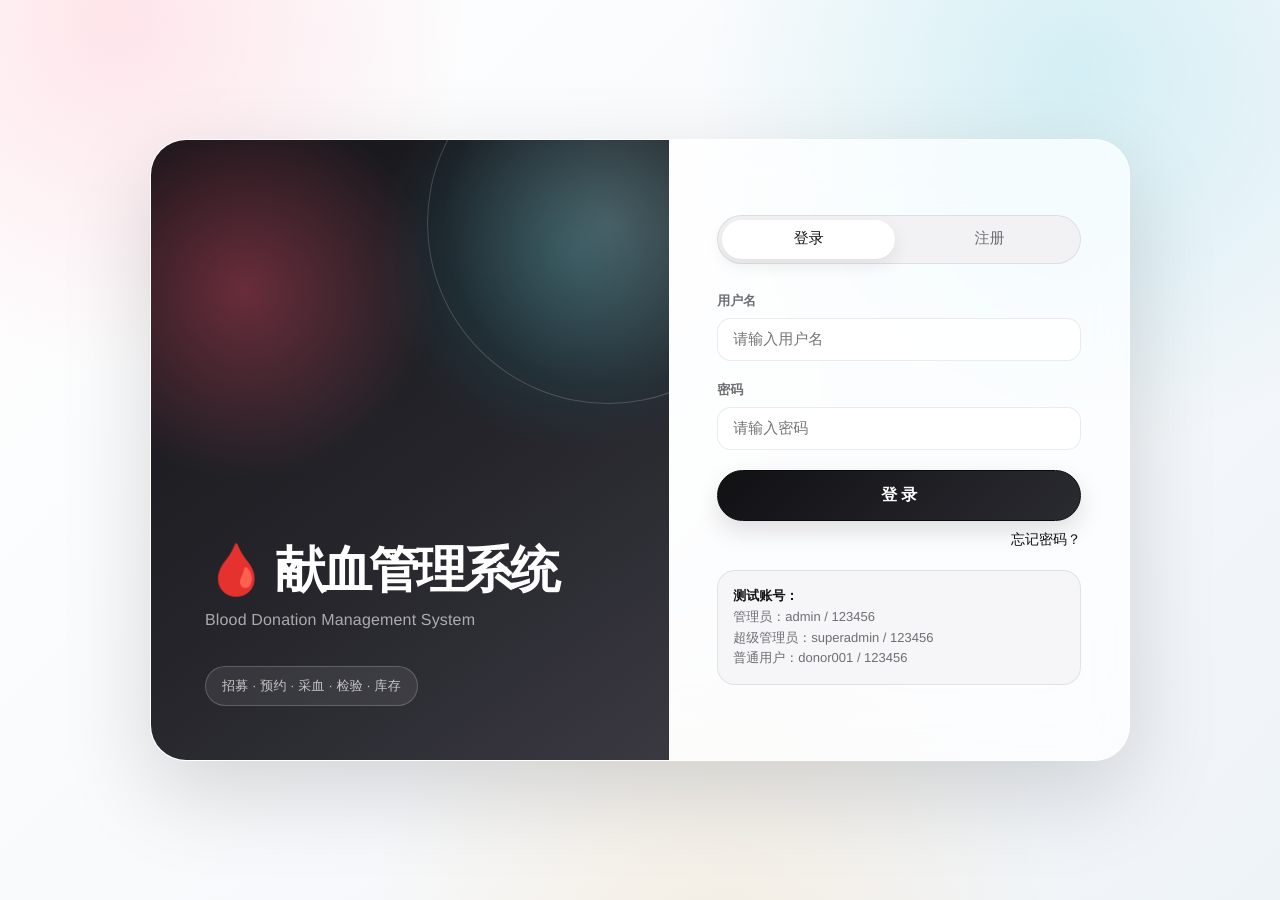
<file: src/main/resources/static/donor.html>
<!DOCTYPE html>
<html lang="zh-CN">
<head>
    <link rel="icon" href="data:,">
    <meta charset="UTF-8">
    <meta name="viewport" content="width=device-width, initial-scale=1.0">
    <title>献血管理系统 - 用户中心</title>
    <style>
        * { margin: 0; padding: 0; box-sizing: border-box; }
        body { font-family: 'Microsoft YaHei', sans-serif; background: #f5f5f5; }
        .header { background: linear-gradient(135deg, #e53935 0%, #d32f2f 100%); color: white; padding: 18px 25px; display: flex; justify-content: space-between; align-items: center; box-shadow: 0 2px 10px rgba(0,0,0,0.1); }
        .header h1 { font-size: 22px; }
        .header .user-info { font-size: 14px; }
        .header .user-info span { margin-right: 20px; }
        .header .btn-logout { background: rgba(255,255,255,0.2); border: none; color: white; padding: 6px 16px; border-radius: 4px; cursor: pointer; }
        .sidebar { width: 200px; background: #2c3e50; min-height: calc(100vh - 60px); position: fixed; top: 60px; left: 0; padding-top: 20px; }
        .sidebar a { display: block; color: #ecf0f1; padding: 12px 20px; text-decoration: none; transition: background 0.3s; font-size: 14px; }
        .sidebar a:hover { background: #34495e; }
        .sidebar a.active { background: #e53935; }
        .main-content { margin-left: 200px; padding: 25px; }
        .card { background: white; border-radius: 8px; padding: 25px; margin-bottom: 20px; box-shadow: 0 2px 10px rgba(0,0,0,0.08); }
        .card h2 { color: #333; margin-bottom: 20px; padding-bottom: 10px; border-bottom: 2px solid #e53935; }
        .stats-grid { display: grid; grid-template-columns: repeat(auto-fit, minmax(200px, 1fr)); gap: 15px; }
        .stat-card { background: linear-gradient(135deg, #667eea 0%, #764ba2 100%); color: white; padding: 20px; border-radius: 8px; text-align: center; }
        .stat-card:nth-child(2) { background: linear-gradient(135deg, #f093fb 0%, #f5576c 100%); }
        .stat-card:nth-child(3) { background: linear-gradient(135deg, #4facfe 0%, #00f2fe 100%); }
        .stat-value { font-size: 32px; font-weight: bold; }
        .stat-label { font-size: 13px; opacity: 0.9; margin-top: 5px; }
        .btn { background: #e53935; color: white; border: none; padding: 8px 18px; border-radius: 4px; cursor: pointer; font-size: 14px; }
        .btn:hover { background: #d32f2f; }
        .btn-primary { background: #1976d2; }
        table { width: 100%; border-collapse: collapse; margin-top: 15px; }
        table th, table td { padding: 10px; text-align: left; border-bottom: 1px solid #eee; font-size: 14px; }
        table th { background: #f8f9fa; font-weight: 600; }
        .form-group { margin-bottom: 15px; }
        .form-group label { display: block; margin-bottom: 5px; font-weight: 500; }
        .form-group input, .form-group select { width: 100%; padding: 8px; border: 1px solid #ddd; border-radius: 4px; font-size: 14px; }
        .modal { display: none; position: fixed; top: 0; left: 0; width: 100%; height: 100%; background: rgba(0,0,0,0.5); justify-content: center; align-items: center; z-index: 1000; }
        .modal-content { background: white; padding: 30px; border-radius: 8px; width: 90%; max-width: 500px; }
        .status-badge { padding: 3px 10px; border-radius: 12px; font-size: 12px; }
        .status-pending { background: #fff3e0; color: #e65100; }
        .status-active { background: #e3f2fd; color: #1565c0; }
        .status-completed { background: #e8f5e9; color: #2e7d32; }
        .status-canceled { background: #fce4ec; color: #c2185b; }
        .info-row { display: flex; margin-bottom: 15px; }
        .info-row label { width: 120px; font-weight: 500; color: #666; }
        .info-row span { flex: 1; color: #333; }
        .ai-card { padding: 0; overflow: hidden; background: #f7f8fb; border: 1px solid #e5e7eb; }
        .ai-workspace { display: grid; grid-template-columns: 260px minmax(0, 1fr); min-height: calc(100vh - 135px); transition: grid-template-columns 0.28s ease; }
        .ai-card.history-collapsed .ai-workspace { grid-template-columns: 42px minmax(0, 1fr); }
        .ai-history-sidebar { background: #fff; border-right: 1px solid #eceff3; min-width: 0; overflow: hidden; transition: opacity 0.2s ease; }
        .ai-card.history-collapsed .ai-history-sidebar { opacity: 0.92; }
        .ai-history-header { height: 64px; display: flex; align-items: center; gap: 8px; padding: 0 12px; border-bottom: 1px solid #eceff3; }
        .ai-history-toggle, .ai-history-new, .ai-history-delete { border: 1px solid #e2e5ea; background: #fff; color: #5f6673; cursor: pointer; border-radius: 8px; }
        .ai-history-toggle { width: 32px; height: 32px; flex: 0 0 auto; }
        .ai-history-new { flex: 1; height: 32px; font-size: 13px; white-space: nowrap; }
        .ai-history-new:hover, .ai-history-toggle:hover, .ai-history-delete:hover { background: #fff5f5; color: #d32f2f; border-color: #ffcdd2; }
        .ai-history-list { padding: 10px; max-height: calc(100vh - 220px); overflow-y: auto; }
        .ai-history-empty { color: #8a93a3; font-size: 13px; padding: 12px 6px; line-height: 1.5; }
        .ai-history-item { display: flex; align-items: center; gap: 6px; width: 100%; margin-bottom: 6px; padding: 8px; border-radius: 8px; border: 1px solid transparent; cursor: pointer; color: #374151; background: transparent; text-align: left; }
        .ai-history-item:hover { background: #f8fafc; border-color: #e7ebf0; }
        .ai-history-item.active { background: #fff5f5; border-color: #ffcdd2; color: #b42318; }
        .ai-history-title { flex: 1; min-width: 0; overflow: hidden; text-overflow: ellipsis; white-space: nowrap; font-size: 13px; }
        .ai-history-delete { width: 26px; height: 26px; line-height: 1; opacity: 0; flex: 0 0 auto; }
        .ai-history-item:hover .ai-history-delete, .ai-history-item.active .ai-history-delete { opacity: 1; }
        .ai-card.history-collapsed .ai-history-new, .ai-card.history-collapsed .ai-history-list { display: none; }
        .ai-card.history-collapsed .ai-history-header { padding: 0 5px; justify-content: center; }
        .ai-chat-shell { min-height: calc(100vh - 135px); display: flex; flex-direction: column; background: #f7f8fb; }
        .ai-chat-header { display: flex; align-items: center; justify-content: space-between; gap: 16px; padding: 18px 24px; background: #fff; border-bottom: 1px solid #eceff3; }
        .ai-title-wrap { display: flex; align-items: center; gap: 12px; min-width: 0; }
        .ai-avatar { width: 38px; height: 38px; border-radius: 50%; background: #e53935; color: #fff; display: flex; align-items: center; justify-content: center; font-weight: 700; font-size: 13px; flex: 0 0 auto; }
        .ai-title-wrap h2 { margin: 0; padding: 0; border: none; color: #222; font-size: 18px; line-height: 1.2; }
        .ai-title-wrap p { margin-top: 4px; color: #6b7280; font-size: 13px; }
        .ai-header-actions { display: flex; align-items: center; gap: 8px; flex-wrap: wrap; justify-content: flex-end; }
        .ai-status { display: inline-flex; align-items: center; gap: 7px; color: #2f6f46; background: #eef8f1; border: 1px solid #d8efdf; border-radius: 999px; padding: 6px 11px; font-size: 12px; white-space: nowrap; }
        .ai-status-dot { width: 7px; height: 7px; border-radius: 50%; background: #2f9e44; }
        .ai-context-clear { border: 1px solid #e2e5ea; background: #fff; color: #5f6673; border-radius: 999px; padding: 6px 11px; cursor: pointer; font-size: 12px; }
        .ai-context-clear:hover { background: #fff5f5; color: #d32f2f; border-color: #ffcdd2; }
        .chat-box { flex: 1; min-height: 520px; max-height: calc(100vh - 340px); overflow-y: auto; padding: 28px min(8vw, 88px); scroll-behavior: smooth; }
        .chat-message { display: flex; gap: 12px; margin-bottom: 24px; }
        .chat-message.user { justify-content: flex-end; }
        .chat-message.bot { justify-content: flex-start; }
        .chat-message .message-avatar { width: 30px; height: 30px; border-radius: 50%; background: #e53935; color: white; display: flex; align-items: center; justify-content: center; font-size: 11px; font-weight: 700; flex: 0 0 auto; margin-top: 3px; }
        .chat-message.user .message-avatar { display: none; }
        .message-main { max-width: min(760px, 82%); }
        .chat-bubble { padding: 14px 16px; border-radius: 16px; line-height: 1.7; font-size: 14px; word-break: break-word; overflow-wrap: anywhere; }
        .chat-message.user .chat-bubble { background: #e53935; color: white; border-bottom-right-radius: 5px; box-shadow: 0 8px 20px rgba(229, 57, 53, 0.16); white-space: pre-wrap; }
        .chat-message.bot .chat-bubble { background: #fff; color: #24292f; border: 1px solid #e6e8ec; border-bottom-left-radius: 5px; box-shadow: 0 8px 22px rgba(17, 24, 39, 0.06); }
        .message-actions { display: flex; gap: 8px; margin-top: 7px; opacity: 0; transition: opacity 0.2s; }
        .chat-message.bot:hover .message-actions { opacity: 1; }
        .message-copy { border: 1px solid #e2e5ea; background: #fff; color: #5f6673; padding: 4px 9px; border-radius: 6px; font-size: 12px; cursor: pointer; }
        .message-copy:hover { background: #f3f5f8; color: #333; }
        .markdown-body p { margin: 0 0 10px; }
        .markdown-body p:last-child { margin-bottom: 0; }
        .markdown-body h1, .markdown-body h2, .markdown-body h3 { color: #1f2937; margin: 14px 0 8px; line-height: 1.35; border: none; padding: 0; }
        .markdown-body h1 { font-size: 20px; }
        .markdown-body h2 { font-size: 17px; }
        .markdown-body h3 { font-size: 15px; }
        .markdown-body ul, .markdown-body ol { margin: 8px 0 12px 20px; padding: 0; }
        .markdown-body li { margin: 4px 0; }
        .markdown-body strong { font-weight: 700; color: #111827; }
        .markdown-body em { color: #4b5563; }
        .markdown-body code { background: #f1f3f5; color: #b42318; border-radius: 5px; padding: 2px 5px; font-family: Consolas, 'Courier New', monospace; font-size: 13px; }
        .markdown-body pre { background: #111827; color: #f9fafb; border-radius: 8px; padding: 12px 14px; overflow-x: auto; margin: 12px 0; }
        .markdown-body pre code { background: transparent; color: inherit; padding: 0; border-radius: 0; }
        .markdown-body blockquote { border-left: 3px solid #e53935; margin: 10px 0; padding: 6px 12px; background: #fff6f6; color: #4b5563; border-radius: 0 6px 6px 0; }
        .markdown-body a { color: #1976d2; text-decoration: none; }
        .markdown-body a:hover { text-decoration: underline; }
        .typing-indicator { display: inline-flex; align-items: center; gap: 6px; color: #6b7280; }
        .typing-dots { display: inline-flex; gap: 4px; }
        .typing-dots span { width: 5px; height: 5px; border-radius: 50%; background: #9ca3af; animation: typingPulse 1.2s infinite ease-in-out; }
        .typing-dots span:nth-child(2) { animation-delay: 0.16s; }
        .typing-dots span:nth-child(3) { animation-delay: 0.32s; }
        @keyframes typingPulse { 0%, 80%, 100% { opacity: 0.35; transform: translateY(0); } 40% { opacity: 1; transform: translateY(-3px); } }
        .chat-footer { background: #fff; border-top: 1px solid #eceff3; padding: 14px min(8vw, 88px) 18px; }
        .chat-suggestions { display: flex; flex-wrap: wrap; gap: 8px; margin-bottom: 12px; }
        .chat-suggestions button { background: #fff; color: #374151; border: 1px solid #e2e5ea; padding: 7px 11px; border-radius: 999px; cursor: pointer; font-size: 13px; }
        .chat-suggestions button:hover { background: #fff5f5; color: #d32f2f; border-color: #ffcdd2; }
        .chat-input { display: flex; align-items: flex-end; gap: 10px; background: #f8fafc; border: 1px solid #dfe4ea; border-radius: 14px; padding: 10px; box-shadow: 0 8px 24px rgba(17, 24, 39, 0.06); }
        .chat-input textarea { flex: 1; min-height: 24px; max-height: 120px; resize: none; border: none; outline: none; background: transparent; font-size: 14px; line-height: 1.6; font-family: inherit; color: #1f2937; }
        .chat-send { width: 36px; height: 36px; border: none; border-radius: 10px; background: #e53935; color: white; cursor: pointer; font-size: 18px; line-height: 1; display: flex; align-items: center; justify-content: center; flex: 0 0 auto; }
        .chat-send:hover { background: #d32f2f; }
        .chat-send:disabled { background: #c8cdd5; cursor: not-allowed; }
        @media (max-width: 768px) {
            .ai-workspace { grid-template-columns: 210px minmax(0, 1fr); }
            .ai-card.history-collapsed .ai-workspace { grid-template-columns: 38px minmax(0, 1fr); }
            .ai-chat-shell { min-height: calc(100vh - 110px); }
            .ai-chat-header { align-items: flex-start; flex-direction: column; padding: 16px; }
            .chat-box { padding: 20px 14px; min-height: 460px; max-height: none; }
            .chat-footer { padding: 12px 14px 16px; }
            .message-main { max-width: 88%; }
            .message-actions { opacity: 1; }
        }
    </style>
    <style id="apple-style-inline">
/*
 * AppleStyle frontend refresh.
 * Shared visual layer for the static pages only.
 */
:root {
    --apple-bg: #f7f8fb;
    --apple-bg-soft: #ffffff;
    --apple-surface: rgba(255, 255, 255, 0.88);
    --apple-surface-strong: #ffffff;
    --apple-ink: #111111;
    --apple-ink-soft: #1d1d1f;
    --apple-muted: #6e6e73;
    --apple-muted-2: #86868b;
    --apple-border: rgba(0, 0, 0, 0.08);
    --apple-border-strong: rgba(0, 0, 0, 0.14);
    --apple-fill: #f2f2f4;
    --apple-fill-strong: #e8e8ed;
    --apple-black: #0b0b0d;
    --apple-coral: #ff3b5f;
    --apple-coral-deep: #d91f43;
    --apple-coral-soft: #fff1f4;
    --apple-aqua: #16b8cf;
    --apple-aqua-deep: #08798b;
    --apple-aqua-soft: #e8fbff;
    --apple-gold: #ffb340;
    --apple-gold-soft: #fff7e6;
    --apple-lilac: #7c6cff;
    --apple-lilac-soft: #f3f1ff;
    --apple-red: var(--apple-coral-deep);
    --apple-red-soft: var(--apple-coral-soft);
    --apple-green: #1f9d55;
    --apple-green-soft: #edfff5;
    --apple-blue: #1677ff;
    --apple-blue-soft: #eff6ff;
    --apple-orange: #a15c07;
    --apple-orange-soft: #fff7ed;
    --apple-radius-xs: 10px;
    --apple-radius-sm: 14px;
    --apple-radius-md: 20px;
    --apple-radius-lg: 28px;
    --apple-radius-xl: 34px;
    --apple-shadow-sm: 0 12px 34px rgba(0, 0, 0, 0.06);
    --apple-shadow-md: 0 24px 70px rgba(0, 0, 0, 0.10);
    --apple-shadow-lg: 0 32px 90px rgba(0, 0, 0, 0.15);
    --ai-header-height: 72px;
}

* {
    -webkit-font-smoothing: antialiased;
    text-rendering: geometricPrecision;
}

body {
    color: var(--apple-ink-soft);
    font-family: -apple-system, BlinkMacSystemFont, "SF Pro Display", "SF Pro Text", "Helvetica Neue", "PingFang SC", "Microsoft YaHei", Arial, sans-serif !important;
}

body.login-page,
body.app-shell,
body.legacy-page {
    background:
        radial-gradient(circle at 9% 2%, rgba(255, 59, 95, 0.13) 0, transparent 24%),
        radial-gradient(circle at 84% 8%, rgba(22, 184, 207, 0.16) 0, transparent 28%),
        radial-gradient(circle at 56% 106%, rgba(255, 179, 64, 0.13) 0, transparent 30%),
        linear-gradient(135deg, #ffffff 0%, #f9fafc 44%, #eef3f8 100%) !important;
}

a {
    color: inherit;
}

button,
input,
select,
textarea {
    font-family: inherit !important;
}

::selection {
    background: rgba(0, 0, 0, 0.12);
}

::-webkit-scrollbar {
    width: 10px;
    height: 10px;
}

::-webkit-scrollbar-track {
    background: transparent;
}

::-webkit-scrollbar-thumb {
    background: rgba(0, 0, 0, 0.18);
    border: 3px solid transparent;
    border-radius: 999px;
    background-clip: content-box;
}

.btn,
button.btn,
.btn-logout,
.tab,
.pagination a,
.chat-suggestions button,
.ai-history-new,
.ai-context-clear,
.chat-send {
    transition: transform 0.18s ease, box-shadow 0.18s ease, background 0.18s ease, border-color 0.18s ease, color 0.18s ease, opacity 0.18s ease !important;
}

.btn:hover,
button.btn:hover,
.btn-logout:hover,
.pagination a:hover,
.chat-suggestions button:hover,
.ai-history-new:hover,
.ai-context-clear:hover,
.chat-send:hover {
    transform: translateY(-1px);
}

.btn:active,
button.btn:active,
.btn-logout:active,
.pagination a:active,
.chat-send:active {
    transform: translateY(0) scale(0.98);
}

.btn,
button.btn {
    min-height: 40px;
    border: 1px solid var(--apple-black) !important;
    border-radius: 999px !important;
    background: linear-gradient(135deg, #111114 0%, #2a2a31 100%) !important;
    color: #ffffff !important;
    box-shadow: 0 10px 24px rgba(0, 0, 0, 0.12);
    font-weight: 650 !important;
    letter-spacing: -0.01em;
}

.btn-primary,
.btn-success {
    background: linear-gradient(135deg, var(--apple-coral) 0%, var(--apple-coral-deep) 100%) !important;
    border-color: rgba(255, 79, 109, 0.42) !important;
    box-shadow: 0 14px 30px rgba(255, 79, 109, 0.20);
}

.btn-warning {
    background: linear-gradient(135deg, rgba(255, 255, 255, 0.95), rgba(233, 251, 255, 0.86)) !important;
    border-color: rgba(24, 200, 216, 0.28) !important;
    color: var(--apple-aqua-deep) !important;
    box-shadow: 0 12px 26px rgba(24, 200, 216, 0.11);
}

.btn-danger {
    background: var(--apple-red) !important;
    border-color: var(--apple-red) !important;
    color: #ffffff !important;
}

.message,
[id$="message"],
#message {
    border-radius: var(--apple-radius-sm) !important;
}

.message.success,
#message.success {
    background: var(--apple-green-soft) !important;
    color: var(--apple-green) !important;
    border: 1px solid rgba(24, 121, 78, 0.16);
}

.message.error,
#message.error {
    background: var(--apple-red-soft) !important;
    color: var(--apple-red) !important;
    border: 1px solid rgba(180, 35, 45, 0.16);
}

body.login-page {
    min-height: 100vh;
    display: flex;
    align-items: center;
    justify-content: center;
    padding: 30px;
}

.login-page .container {
    width: min(980px, 100%) !important;
    max-width: 980px !important;
    padding: 0 !important;
}

.login-page .login-box {
    display: grid;
    grid-template-columns: minmax(0, 1.06fr) minmax(380px, 0.94fr);
    min-height: 620px;
    overflow: hidden;
    border: 1px solid rgba(255, 255, 255, 0.72);
    border-radius: 36px !important;
    background: rgba(255, 255, 255, 0.72) !important;
    box-shadow: var(--apple-shadow-lg) !important;
    backdrop-filter: blur(28px) saturate(150%);
}

.login-page .logo-section {
    position: relative;
    display: flex;
    flex-direction: column;
    justify-content: flex-end;
    min-height: 620px;
    padding: 54px !important;
    overflow: hidden;
    color: #ffffff !important;
    text-align: left !important;
    background:
        radial-gradient(circle at 18% 24%, rgba(255, 79, 109, 0.34) 0, transparent 30%),
        radial-gradient(circle at 82% 18%, rgba(24, 200, 216, 0.22) 0, transparent 30%),
        linear-gradient(145deg, #151418 0%, #25252b 56%, #3a3942 100%) !important;
}

.login-page .logo-section::before {
    content: "";
    position: absolute;
    width: 360px;
    height: 360px;
    right: -120px;
    top: -98px;
    border-radius: 50%;
    border: 1px solid rgba(255, 255, 255, 0.18);
    background: radial-gradient(circle, rgba(255, 255, 255, 0.18) 0, transparent 66%);
}

.login-page .logo-section::after {
    content: "招募 · 预约 · 采血 · 检验 · 库存";
    position: relative;
    z-index: 1;
    width: fit-content;
    margin-top: 36px;
    padding: 10px 16px;
    border: 1px solid rgba(255, 255, 255, 0.20);
    border-radius: 999px;
    color: rgba(255, 255, 255, 0.72);
    background: rgba(255, 255, 255, 0.08);
    font-size: 13px;
    letter-spacing: 0.02em;
    backdrop-filter: blur(16px);
}

.login-page .logo-section h1,
.login-page .logo-section p {
    position: relative;
    z-index: 1;
}

.login-page .logo-section h1 {
    max-width: none;
    margin: 0 !important;
    color: #ffffff !important;
    font-size: clamp(36px, 4.2vw, 50px) !important;
    line-height: 1.02;
    letter-spacing: -0.06em;
    white-space: nowrap;
}

.login-page .logo-section p {
    margin-top: 16px;
    color: rgba(255, 255, 255, 0.68) !important;
    font-size: 16px !important;
    letter-spacing: 0.01em;
}

.login-page .form-section {
    align-self: center;
    padding: 48px !important;
}

.login-page .tabs {
    gap: 8px;
    margin-bottom: 28px !important;
    padding: 4px;
    border: 1px solid var(--apple-border) !important;
    border-radius: 999px;
    background: var(--apple-fill);
}

.login-page .tab {
    border: 0 !important;
    border-radius: 999px;
    color: var(--apple-muted) !important;
    font-size: 15px !important;
}

.login-page .tab.active {
    color: var(--apple-ink) !important;
    background: #ffffff;
    box-shadow: 0 6px 18px rgba(0, 0, 0, 0.08);
}

.form-group label,
.info-row label {
    color: var(--apple-muted) !important;
    font-size: 13px !important;
    font-weight: 650 !important;
    letter-spacing: -0.01em;
}

.form-group input,
.form-group select,
.form-group textarea,
.search-bar input,
.search-bar select,
.chat-input textarea {
    min-height: 42px;
    border: 1px solid var(--apple-border) !important;
    border-radius: 14px !important;
    background: rgba(255, 255, 255, 0.82) !important;
    color: var(--apple-ink) !important;
    box-shadow: inset 0 1px 0 rgba(255, 255, 255, 0.55);
}

.form-group input:focus,
.form-group select:focus,
.form-group textarea:focus,
.search-bar input:focus,
.search-bar select:focus,
.chat-input textarea:focus {
    outline: none !important;
    border-color: rgba(0, 0, 0, 0.34) !important;
    box-shadow: 0 0 0 4px rgba(0, 0, 0, 0.06) !important;
}

.login-page .btn {
    min-height: 50px;
    font-size: 16px !important;
}

.login-page .forgot-link a,
.login-page .role-tip strong {
    color: var(--apple-ink) !important;
}

.login-page .role-tip {
    border: 1px solid var(--apple-border);
    border-radius: 18px !important;
    background: rgba(245, 245, 247, 0.82) !important;
    color: var(--apple-muted) !important;
}

.login-page .redirect-overlay {
    background: rgba(8, 8, 9, 0.76) !important;
    backdrop-filter: blur(18px);
}

.login-page .redirect-card {
    border-radius: 28px !important;
    background: rgba(255, 255, 255, 0.14) !important;
    border-color: rgba(255, 255, 255, 0.26) !important;
}

body.app-shell {
    min-height: 100vh;
}

.app-shell .header {
    position: sticky;
    top: 0;
    z-index: 50;
    display: grid !important;
    grid-template-columns: minmax(260px, 0.7fr) minmax(320px, 1.1fr) auto;
    gap: 24px;
    align-items: center;
    min-height: 72px;
    padding: 14px 28px 14px 32px !important;
    color: var(--apple-ink) !important;
    background: rgba(255, 255, 255, 0.72) !important;
    border-bottom: 1px solid rgba(0, 0, 0, 0.07);
    box-shadow: none !important;
    backdrop-filter: blur(24px) saturate(160%);
}

.app-shell .header h1 {
    color: var(--apple-ink) !important;
    font-size: 20px !important;
    font-weight: 750 !important;
    letter-spacing: -0.04em;
    white-space: nowrap;
}

.global-search {
    position: relative;
    display: flex;
    align-items: center;
    width: min(100%, 620px);
    justify-self: center;
}

.global-search span {
    position: absolute;
    right: 13px;
    top: 50%;
    z-index: 1;
    transform: translateY(-50%);
    display: grid;
    place-items: center;
    min-width: 30px;
    height: 24px;
    border: 1px solid var(--apple-border);
    border-radius: 8px;
    color: var(--apple-muted-2);
    background: rgba(245, 245, 247, 0.82);
    font-size: 12px;
    font-weight: 700;
}

.global-search input {
    width: 100%;
    min-height: 42px;
    padding: 0 54px 0 42px;
    border: 1px solid var(--apple-border);
    border-radius: 13px;
    color: var(--apple-ink);
    background:
        linear-gradient(180deg, rgba(255, 255, 255, 0.96), rgba(250, 251, 253, 0.88));
    box-shadow: 0 10px 30px rgba(15, 23, 42, 0.045), inset 0 1px 0 rgba(255, 255, 255, 0.88);
}

.global-search::before {
    content: "⌕";
    position: absolute;
    left: 15px;
    top: 50%;
    z-index: 1;
    transform: translateY(-50%);
    color: var(--apple-muted-2);
    font-size: 18px;
}

.app-shell .header .user-info {
    display: flex;
    align-items: center;
    justify-content: flex-end;
    gap: 12px;
    color: var(--apple-muted) !important;
}

.app-shell .header .user-info span {
    margin-right: 0 !important;
    padding: 8px 12px;
    border: 1px solid var(--apple-border);
    border-radius: 999px;
    background: rgba(255, 255, 255, 0.62);
}

.app-shell .btn-logout {
    border: 1px solid var(--apple-border) !important;
    border-radius: 999px !important;
    background: #ffffff !important;
    color: var(--apple-ink) !important;
    font-weight: 650;
}

.app-shell .sidebar {
    width: 252px !important;
    min-height: auto !important;
    position: fixed;
    top: 94px !important;
    bottom: 22px;
    left: 22px;
    z-index: 40;
    padding: 18px !important;
    overflow-y: auto;
    border: 1px solid rgba(255, 255, 255, 0.78);
    border-radius: 30px;
    background:
        radial-gradient(circle at 16% 4%, rgba(255, 59, 95, 0.10), transparent 30%),
        radial-gradient(circle at 92% 18%, rgba(22, 184, 207, 0.10), transparent 28%),
        linear-gradient(180deg, rgba(255, 255, 255, 0.94) 0%, rgba(248, 250, 253, 0.86) 100%) !important;
    box-shadow: 0 24px 64px rgba(15, 23, 42, 0.09);
    backdrop-filter: blur(28px) saturate(160%);
}

.app-shell .sidebar::before {
    content: "Workspace";
    display: block;
    margin: 4px 8px 12px;
    color: var(--apple-muted-2);
    font-size: 12px;
    font-weight: 700;
    letter-spacing: 0.12em;
    text-transform: uppercase;
}

.app-shell .sidebar a {
    margin: 4px 0;
    padding: 12px 14px !important;
    border-radius: 18px;
    color: var(--apple-muted) !important;
    font-size: 14px !important;
    font-weight: 680;
    letter-spacing: -0.01em;
    background: transparent !important;
}

.app-shell .sidebar a:hover {
    color: var(--apple-ink) !important;
    background: rgba(0, 0, 0, 0.055) !important;
}

.app-shell .sidebar a.active {
    color: var(--apple-ink) !important;
    background: linear-gradient(135deg, rgba(255, 255, 255, 0.98), rgba(245, 247, 251, 0.92)) !important;
    box-shadow: inset 4px 0 0 var(--apple-coral), 0 12px 28px rgba(15, 23, 42, 0.08);
}

.app-shell .sidebar .sub-menu {
    margin: 4px 0 10px 12px;
    padding-left: 12px !important;
    border-left: 1px solid var(--apple-border);
    background: transparent !important;
}

.app-shell .sidebar .sub-menu a {
    font-size: 13px !important;
    color: var(--apple-muted-2) !important;
}

.app-shell .main-content {
    margin-left: 304px !important;
    padding: 26px 36px 54px !important;
}

.app-shell .tab-content {
    animation: appleFadeUp 0.28s ease both;
}

@keyframes appleFadeUp {
    from {
        opacity: 0;
        transform: translateY(8px);
    }
    to {
        opacity: 1;
        transform: translateY(0);
    }
}

.card,
.modal-content {
    border: 1px solid rgba(255, 255, 255, 0.82) !important;
    border-radius: var(--apple-radius-lg) !important;
    background:
        linear-gradient(180deg, rgba(255, 255, 255, 0.92), rgba(250, 250, 252, 0.82)) !important;
    box-shadow: var(--apple-shadow-sm) !important;
    backdrop-filter: blur(24px) saturate(145%);
}

.app-shell .card,
.legacy-page .card {
    padding: 28px !important;
    margin-bottom: 22px !important;
    overflow-x: auto;
}

.card h2,
.card h3,
.modal-content h3 {
    color: var(--apple-ink) !important;
    border-bottom: 0 !important;
    padding-bottom: 0 !important;
    font-weight: 760 !important;
    letter-spacing: -0.04em;
}

.card h2 {
    margin-bottom: 18px !important;
    font-size: clamp(22px, 2vw, 30px) !important;
}

.section-header,
.card > .section-header {
    display: flex;
    align-items: flex-start;
    justify-content: space-between;
    gap: 18px;
    margin-bottom: 18px;
}

.section-header h2 {
    margin-bottom: 6px !important;
}

.section-header p,
.dashboard-subtitle,
.insight-card p,
.workflow-list span,
.priority-list span,
.overview-panel span,
.stat-card small,
.stock-health-meta {
    color: var(--apple-muted);
    line-height: 1.7;
}

.overview-panel {
    display: flex;
    align-items: flex-end;
    justify-content: space-between;
    gap: 28px;
    padding: 22px 28px !important;
}

.overview-panel h2 {
    margin: 0 0 10px !important;
    font-size: clamp(32px, 3.5vw, 46px) !important;
    line-height: 1;
    letter-spacing: -0.06em;
}

.overview-panel p {
    margin: 0 0 4px;
    color: var(--apple-ink);
    font-size: 16px;
    font-weight: 760;
    letter-spacing: -0.03em;
}

.overview-panel span {
    display: block;
    max-width: 680px;
    font-size: 14px;
}

.dashboard-hero {
    position: relative;
    display: grid;
    grid-template-columns: minmax(320px, 0.92fr) minmax(480px, 1.08fr);
    gap: 30px;
    align-items: stretch;
    overflow: hidden;
    padding: 38px !important;
    min-height: 360px;
}

.dashboard-hero::after {
    content: "";
    position: absolute;
    right: -126px;
    top: -132px;
    width: 390px;
    height: 390px;
    border-radius: 50%;
    border: 1px solid rgba(24, 200, 216, 0.12);
    background: radial-gradient(circle, rgba(24, 200, 216, 0.16) 0, transparent 68%);
    pointer-events: none;
}

.dashboard-hero::before {
    content: "";
    position: absolute;
    inset: 0;
    background:
        radial-gradient(circle at 0% 100%, rgba(255, 79, 109, 0.13), transparent 36%),
        radial-gradient(circle at 82% 20%, rgba(24, 200, 216, 0.16), transparent 36%),
        radial-gradient(circle at 68% 90%, rgba(244, 178, 79, 0.12), transparent 30%),
        linear-gradient(120deg, rgba(255, 255, 255, 0.74), transparent 46%);
    pointer-events: none;
}

.dashboard-copy {
    position: relative;
    z-index: 1;
    display: flex;
    min-height: 284px;
    flex-direction: column;
    justify-content: space-between;
}

.dashboard-copy h2 {
    max-width: 580px;
    margin-bottom: 12px !important;
    font-size: clamp(40px, 5.4vw, 72px) !important;
    line-height: 0.98;
    letter-spacing: -0.075em;
}

.dashboard-subtitle {
    max-width: 560px;
    margin: 0;
    font-size: 15.5px;
}

.dashboard-actions {
    display: flex;
    flex-wrap: wrap;
    gap: 10px;
    margin-top: 0;
    justify-content: flex-end;
}

.dashboard-actions .btn {
    width: auto !important;
    padding-inline: 18px !important;
}

.dashboard-actions .btn:first-child,
.donor-welcome .quick-actions .btn:first-child,
.overview-panel .dashboard-actions .btn:first-child {
    background: linear-gradient(135deg, var(--apple-coral) 0%, #ff7a59 100%) !important;
    border-color: rgba(255, 79, 109, 0.36) !important;
    box-shadow: 0 16px 32px rgba(255, 79, 109, 0.22);
}

.dashboard-hero .stats-grid {
    position: relative;
    z-index: 1;
    align-self: stretch;
}

.stats-grid {
    gap: 14px !important;
}

.dashboard-kpi-row {
    grid-template-columns: repeat(4, minmax(0, 1fr)) !important;
    margin: 16px 0 18px;
}

.stat-card {
    position: relative;
    min-height: 118px;
    display: flex;
    flex-direction: column;
    justify-content: space-between;
    padding: 15px 18px !important;
    overflow: hidden;
    border: 1px solid rgba(0, 0, 0, 0.075) !important;
    border-radius: 26px !important;
    color: var(--apple-ink) !important;
    text-align: left !important;
    background:
        radial-gradient(circle at 88% 16%, rgba(255, 59, 95, 0.08), transparent 28%),
        linear-gradient(180deg, rgba(255, 255, 255, 0.98), rgba(247, 249, 252, 0.78)) !important;
    box-shadow: 0 18px 46px rgba(15, 23, 42, 0.06), inset 0 1px 0 rgba(255, 255, 255, 0.88) !important;
}

.stat-card::after {
    content: "";
    position: absolute;
    inset: auto -42px -52px auto;
    width: 150px;
    height: 150px;
    border-radius: 50%;
    opacity: 0.34;
    filter: blur(8px);
    background: radial-gradient(circle, var(--apple-coral), transparent 64%);
    pointer-events: none;
}

.stat-card::before {
    content: "";
    position: absolute;
    right: 16px;
    top: 16px;
    width: 9px;
    height: 9px;
    border-radius: 50%;
    background: var(--apple-coral);
    opacity: 0.34;
}

.stat-card:nth-child(2)::before { background: var(--apple-aqua); }
.stat-card:nth-child(3)::before { background: var(--apple-gold); }
.stat-card:nth-child(4)::before { background: var(--apple-lilac); }
.stat-card:nth-child(2)::after { background: radial-gradient(circle, var(--apple-aqua), transparent 64%); }
.stat-card:nth-child(3)::after { background: radial-gradient(circle, var(--apple-gold), transparent 64%); }
.stat-card:nth-child(4)::after { background: radial-gradient(circle, var(--apple-lilac), transparent 64%); }

.stat-icon {
    display: grid;
    place-items: center;
    width: 30px;
    height: 30px;
    border: 1px solid var(--apple-border);
    border-radius: 11px;
    color: var(--apple-coral-deep);
    background: rgba(255, 255, 255, 0.78);
    font-size: 17px;
    font-weight: 760;
}

.stat-value {
    color: var(--apple-ink) !important;
    font-size: clamp(30px, 3.2vw, 40px) !important;
    font-weight: 800 !important;
    letter-spacing: -0.06em;
}

.stat-label {
    color: var(--apple-muted) !important;
    opacity: 1 !important;
    font-size: 13px !important;
    font-weight: 650;
}

.stat-card small {
    position: relative;
    z-index: 1;
    font-size: 12px;
}

.stat-card small b {
    color: var(--apple-coral-deep);
}

.compact-stats {
    grid-template-columns: repeat(2, minmax(0, 1fr)) !important;
}

.insight-grid {
    display: grid;
    grid-template-columns: minmax(0, 1fr) minmax(300px, 0.72fr);
    gap: 22px;
}

.operations-grid {
    display: grid;
    grid-template-columns: minmax(0, 1fr) minmax(286px, 0.34fr);
    gap: 22px;
    margin-bottom: 18px;
}

.insight-card {
    padding: 22px;
    border: 1px solid var(--apple-border);
    border-radius: var(--apple-radius-lg);
    background:
        radial-gradient(circle at 100% 0%, rgba(22, 184, 207, 0.07), transparent 32%),
        rgba(255, 255, 255, 0.78);
    box-shadow: 0 18px 52px rgba(15, 23, 42, 0.07);
    backdrop-filter: blur(18px);
}

.insight-card h3 {
    margin: 0 0 14px;
    color: var(--apple-ink);
    font-size: 20px;
    letter-spacing: -0.04em;
}

.stock-health-grid {
    display: grid;
    grid-template-columns: repeat(4, minmax(0, 1fr));
    gap: 14px;
}

.stock-health-item {
    padding: 16px;
    border: 1px solid var(--apple-border);
    border-radius: 20px;
    background: linear-gradient(180deg, rgba(255, 255, 255, 0.92), rgba(247, 249, 252, 0.72));
}

.stock-health-top {
    display: flex;
    align-items: center;
    justify-content: space-between;
    gap: 10px;
}

.stock-health-top strong {
    color: var(--apple-ink);
    font-size: 18px;
    letter-spacing: -0.04em;
}

.stock-health-top span {
    padding: 4px 9px;
    border-radius: 999px;
    color: var(--apple-green);
    background: var(--apple-green-soft);
    font-size: 12px;
    font-weight: 760;
}

.stock-health-amount {
    margin-top: 16px;
    color: var(--apple-ink);
    font-size: clamp(22px, 2.6vw, 30px);
    font-weight: 800;
    letter-spacing: -0.06em;
}

.stock-health-meta {
    margin-top: 2px;
    font-size: 12px;
}

.health-bar {
    height: 8px;
    margin-top: 16px;
    overflow: hidden;
    border-radius: 999px;
    background: rgba(0, 0, 0, 0.08);
}

.health-bar i {
    display: block;
    height: 100%;
    border-radius: inherit;
    background: linear-gradient(90deg, var(--apple-green), #63d471);
}

.stock-health-item.is-low .stock-health-top span {
    color: var(--apple-orange);
    background: var(--apple-orange-soft);
}

.stock-health-item.is-low .health-bar i {
    background: linear-gradient(90deg, var(--apple-gold), #ffd166);
}

.stock-health-item.is-risk .stock-health-top span {
    color: var(--apple-coral-deep);
    background: var(--apple-coral-soft);
}

.stock-health-item.is-risk .health-bar i {
    background: linear-gradient(90deg, var(--apple-coral), #ff7a59);
}

.health-legend {
    display: flex;
    flex-wrap: wrap;
    gap: 16px;
    margin-top: 18px;
    color: var(--apple-muted);
    font-size: 12px;
}

.health-legend span {
    display: inline-flex;
    align-items: center;
    gap: 7px;
}

.health-legend i {
    width: 8px;
    height: 8px;
    border-radius: 50%;
}

.signal-red { background: var(--apple-coral); }
.signal-gold { background: var(--apple-gold); }
.signal-green { background: var(--apple-green); }

.todo-list {
    display: grid;
    gap: 10px;
    padding: 0;
    margin: 0;
    list-style: none;
}

.todo-list li {
    display: flex;
    align-items: center;
    justify-content: space-between;
    gap: 12px;
    min-height: 48px;
    padding: 12px 14px;
    border: 1px solid var(--apple-border);
    border-radius: 16px;
    background: rgba(255, 255, 255, 0.72);
}

.todo-list span {
    color: var(--apple-ink-soft);
    font-size: 13px;
    font-weight: 650;
}

.todo-list strong {
    color: var(--apple-coral-deep);
    font-size: 18px;
    letter-spacing: -0.04em;
}

.empty-state {
    grid-column: 1 / -1;
    padding: 28px;
    border: 1px dashed var(--apple-border-strong);
    border-radius: 18px;
    color: var(--apple-muted);
    text-align: center;
    background: rgba(255, 255, 255, 0.62);
}

.workflow-list,
.priority-list {
    display: grid;
    gap: 12px;
    margin: 0;
    padding: 0;
    list-style: none;
}

.workflow-list li,
.priority-list li {
    display: grid;
    grid-template-columns: 36px 1fr;
    gap: 12px;
    align-items: flex-start;
    padding: 14px;
    border: 1px solid var(--apple-border);
    border-radius: 18px;
    background: rgba(255, 255, 255, 0.64);
}

.workflow-list strong,
.priority-list strong {
    display: block;
    margin-bottom: 2px;
    color: var(--apple-ink);
    font-size: 14px;
}

.workflow-step {
    display: grid;
    place-items: center;
    width: 36px;
    height: 36px;
    border-radius: 50%;
    color: #ffffff;
    background: linear-gradient(135deg, var(--apple-coral), #ff7a59);
    font-size: 13px;
    font-weight: 750;
}

.priority-dot {
    width: 10px;
    height: 10px;
    margin: 8px auto 0;
    border-radius: 50%;
    background: var(--apple-aqua);
    box-shadow: 0 0 0 8px rgba(24, 200, 216, 0.11);
}

.search-bar {
    align-items: center;
    flex-wrap: wrap;
    gap: 10px !important;
    padding: 10px;
    border: 1px solid var(--apple-border);
    border-radius: 20px;
    background: rgba(245, 245, 247, 0.72);
}

.search-bar .btn,
.card > .btn {
    width: auto !important;
    padding-inline: 16px !important;
}

table {
    width: 100%;
    min-width: 760px;
    overflow: hidden;
    border-collapse: separate !important;
    border-spacing: 0 !important;
    border: 1px solid var(--apple-border);
    border-radius: 18px;
    background: rgba(255, 255, 255, 0.62);
}

table th,
table td {
    border-bottom: 1px solid var(--apple-border) !important;
    padding: 14px 15px !important;
    color: var(--apple-ink-soft);
    font-size: 13px !important;
    vertical-align: middle;
}

table th {
    color: var(--apple-muted) !important;
    background: rgba(245, 245, 247, 0.92) !important;
    font-weight: 750 !important;
    letter-spacing: -0.01em;
}

table tbody tr {
    transition: background 0.18s ease;
}

table tbody tr:hover {
    background: rgba(0, 0, 0, 0.025);
}

table tr:last-child td {
    border-bottom: 0 !important;
}

.status-badge {
    display: inline-flex;
    align-items: center;
    min-height: 26px;
    padding: 4px 10px !important;
    border: 1px solid var(--apple-border);
    border-radius: 999px !important;
    background: var(--apple-fill) !important;
    color: var(--apple-ink) !important;
    font-size: 12px !important;
    font-weight: 700;
}

.status-active,
.status-normal,
.status-qualified,
.status-completed {
    background: var(--apple-aqua-soft) !important;
    color: var(--apple-aqua-deep) !important;
    border-color: rgba(24, 200, 216, 0.18);
}

.status-pending,
.status-near,
.status-unqualified {
    background: var(--apple-orange-soft) !important;
    color: var(--apple-orange) !important;
    border-color: rgba(244, 178, 79, 0.26);
}

.status-canceled,
.status-expired,
.status-danger {
    background: var(--apple-red-soft) !important;
    color: var(--apple-red) !important;
    border-color: rgba(180, 35, 45, 0.16);
}

.pagination {
    display: flex;
    justify-content: center;
    flex-wrap: wrap;
    gap: 8px;
    margin-top: 22px !important;
}

.pagination a {
    border: 1px solid var(--apple-border) !important;
    border-radius: 999px !important;
    background: rgba(255, 255, 255, 0.75);
    color: var(--apple-ink) !important;
}

.pagination a.active {
    background: var(--apple-black) !important;
    border-color: var(--apple-black) !important;
    color: #ffffff !important;
}

.app-shell .card > form,
.legacy-page .modal-content form {
    display: grid;
    grid-template-columns: repeat(2, minmax(0, 1fr));
    gap: 16px 18px;
}

.app-shell .card > form input[type="hidden"],
.legacy-page .modal-content form input[type="hidden"] {
    display: none;
}

.app-shell .card > form .form-group,
.legacy-page .modal-content form .form-group {
    margin-bottom: 0 !important;
}

.app-shell .card > form .form-group:has(textarea),
.app-shell .card > form .form-group:has(input[type="text"][id*="address"]),
.legacy-page .modal-content form .form-group:has(textarea) {
    grid-column: 1 / -1;
}

.app-shell .card > form .btn,
.legacy-page .modal-content form .btn {
    width: fit-content !important;
    min-width: 120px;
    margin-top: 6px !important;
}

.info-row {
    display: grid !important;
    grid-template-columns: 120px 1fr;
    gap: 12px;
    align-items: center;
    margin: 0 !important;
    padding: 13px 0;
    border-bottom: 1px solid var(--apple-border);
}

.info-row span {
    color: var(--apple-ink);
    font-weight: 620;
}

.modal {
    background: rgba(0, 0, 0, 0.36) !important;
    backdrop-filter: blur(12px);
}

.modal-content {
    width: min(560px, calc(100% - 32px)) !important;
    max-height: min(820px, calc(100vh - 48px));
    overflow: auto;
}

.modal-content .close {
    display: grid;
    place-items: center;
    width: 34px;
    height: 34px;
    border-radius: 50%;
    color: var(--apple-muted);
    background: var(--apple-fill);
    font-size: 22px !important;
}

.donor-welcome .dashboard-copy {
    min-height: 236px;
}

.donor-welcome .quick-actions {
    display: flex;
    flex-wrap: wrap;
    gap: 10px;
    margin-top: 24px;
}

.table-card {
    overflow-x: auto;
}

.ai-card {
    padding: 18px !important;
}

.ai-chat-active,
.ai-chat-active body {
    height: 100%;
    overflow: hidden !important;
}

.donor-page.ai-chat-active {
    height: 100vh;
}

.donor-page.ai-chat-active .header {
    position: fixed;
    inset: 0 0 auto 0;
    z-index: 90;
}

.donor-page.ai-chat-active .main-content {
    height: calc(100vh - var(--ai-header-height));
    margin-top: var(--ai-header-height) !important;
    padding: 14px 28px 18px !important;
    overflow: hidden;
}

.donor-page.ai-chat-active #ai-chat {
    height: 100%;
    min-height: 0;
    overflow: hidden;
}

.donor-page.ai-chat-active #ai-card {
    height: 100%;
    margin-bottom: 0 !important;
    padding: 0 !important;
    overflow: hidden;
}

.donor-page.ai-chat-active .ai-workspace {
    height: 100%;
    min-height: 0 !important;
}

.donor-page.ai-chat-active .ai-history-sidebar {
    display: flex;
    min-height: 0;
    flex-direction: column;
}

.donor-page.ai-chat-active .ai-history-list {
    flex: 1;
    max-height: none !important;
    min-height: 0;
    overflow-y: auto;
}

.donor-page.ai-chat-active .ai-chat-shell {
    height: 100%;
    min-height: 0 !important;
    overflow: hidden;
}

.donor-page.ai-chat-active .chat-box {
    flex: 1 1 auto;
    min-height: 0 !important;
    max-height: none !important;
    overflow-y: auto;
}

.donor-page.ai-chat-active .chat-footer,
.donor-page.ai-chat-active .ai-chat-header {
    flex: 0 0 auto;
}

.app-shell .ai-workspace {
    border-radius: 24px;
    overflow: hidden;
}

.app-shell .ai-history-sidebar,
.app-shell .ai-chat-shell {
    border-color: var(--apple-border) !important;
}

.app-shell .chat-bubble {
    border-radius: 18px !important;
}

body.legacy-page {
    min-height: 100vh;
}

.legacy-page .header {
    padding: 34px 24px 18px !important;
    color: var(--apple-ink) !important;
    text-align: center;
    background: transparent !important;
    box-shadow: none !important;
}

.legacy-page .header h1 {
    color: var(--apple-ink) !important;
    font-size: clamp(32px, 5vw, 52px) !important;
    font-weight: 780 !important;
    letter-spacing: -0.07em;
}

.legacy-page .nav {
    position: sticky;
    top: 16px;
    z-index: 30;
    display: flex !important;
    justify-content: center;
    flex-wrap: wrap;
    width: fit-content;
    max-width: calc(100% - 28px);
    margin: 0 auto 24px !important;
    padding: 7px !important;
    border: 1px solid rgba(255, 255, 255, 0.72);
    border-radius: 999px;
    background: rgba(255, 255, 255, 0.72) !important;
    box-shadow: var(--apple-shadow-sm);
    backdrop-filter: blur(22px) saturate(150%);
}

.legacy-page .nav a {
    padding: 9px 14px !important;
    border-radius: 999px;
    color: var(--apple-muted) !important;
    font-weight: 650;
}

.legacy-page .nav a:hover {
    color: var(--apple-ink) !important;
    background: rgba(0, 0, 0, 0.06) !important;
}

.legacy-page .nav a.active {
    color: #ffffff !important;
    background: linear-gradient(135deg, var(--apple-coral), var(--apple-aqua)) !important;
    box-shadow: 0 12px 28px rgba(24, 200, 216, 0.18), 0 10px 24px rgba(255, 79, 109, 0.14);
}

.legacy-page .container {
    width: min(1180px, calc(100% - 36px)) !important;
    max-width: 1180px !important;
    margin: 0 auto !important;
    padding: 0 0 54px !important;
}

.legacy-page .stats-grid {
    margin: 20px 0 !important;
}

.legacy-page .card > h2:first-child {
    font-size: clamp(28px, 4vw, 46px) !important;
}

@media (max-width: 1120px) {
    .dashboard-hero,
    .insight-grid,
    .operations-grid {
        grid-template-columns: 1fr;
    }

    .compact-stats,
    .dashboard-kpi-row,
    .stock-health-grid {
        grid-template-columns: repeat(2, minmax(0, 1fr)) !important;
    }
}

@media (max-width: 860px) {
    body.login-page {
        padding: 16px;
    }

    .login-page .login-box {
        grid-template-columns: 1fr;
        min-height: auto;
        border-radius: 28px !important;
    }

    .login-page .logo-section {
        min-height: 260px;
        padding: 34px !important;
    }

    .login-page .logo-section h1 {
        white-space: normal;
    }

    .login-page .form-section {
        padding: 30px !important;
    }

    .app-shell .header {
        grid-template-columns: 1fr;
        align-items: flex-start;
        gap: 12px;
    }

    .global-search {
        width: 100%;
        justify-self: stretch;
    }

    .app-shell .sidebar {
        position: static;
        width: auto !important;
        margin: 18px;
        max-height: none;
        border-radius: 24px;
        display: flex;
        gap: 8px;
        overflow-x: auto;
    }

    .app-shell .sidebar::before {
        display: none;
    }

    .app-shell .sidebar > div,
    .app-shell .sidebar .sub-menu {
        display: contents;
    }

    .app-shell .sidebar a {
        flex: 0 0 auto;
        white-space: nowrap;
        margin: 0 !important;
        padding: 10px 14px !important;
    }

    .app-shell .main-content {
        margin-left: 0 !important;
        padding: 0 18px 36px !important;
    }

    .app-shell .card,
    .legacy-page .card {
        padding: 20px !important;
        border-radius: 24px !important;
    }

    .dashboard-hero {
        padding: 24px !important;
    }

    .overview-panel {
        align-items: flex-start;
        flex-direction: column;
        padding: 24px !important;
    }

    .overview-panel .dashboard-actions {
        justify-content: flex-start;
    }

    .dashboard-copy h2 {
        font-size: 42px !important;
    }

    .app-shell .card > form,
    .legacy-page .modal-content form {
        grid-template-columns: 1fr;
    }

    .compact-stats,
    .dashboard-kpi-row,
    .stock-health-grid,
    .stats-grid {
        grid-template-columns: 1fr !important;
    }

    .legacy-page .nav {
        border-radius: 26px;
    }

    .donor-page.ai-chat-active .sidebar {
        display: none !important;
    }

    .donor-page.ai-chat-active .main-content {
        height: calc(100vh - var(--ai-header-height));
        margin-top: var(--ai-header-height) !important;
        padding: 10px 12px 12px !important;
    }

    .donor-page.ai-chat-active #ai-card {
        border-radius: 24px !important;
    }

    .donor-page.ai-chat-active .ai-workspace,
    .donor-page.ai-chat-active #ai-card.history-collapsed .ai-workspace {
        grid-template-columns: minmax(0, 1fr) !important;
    }

    .donor-page.ai-chat-active .ai-history-sidebar {
        display: none !important;
    }

    .donor-page.ai-chat-active .ai-chat-header {
        gap: 10px;
        padding: 14px;
    }

    .donor-page.ai-chat-active .chat-box {
        padding: 18px 14px;
    }

    .donor-page.ai-chat-active .chat-footer {
        padding: 12px 14px;
    }
}

</style>
</head>
<body class="app-shell donor-page">
    <div class="header">
        <h1>🩸 献血管理系统 - 用户中心</h1>
        <div class="global-search">
            <span>⌘</span>
            <input type="search" placeholder="搜索预约、活动、献血记录或智能咨询">
        </div>
        <div class="user-info">
            <span id="user-name">用户</span>
            <button class="btn-logout" onclick="logout()">退出登录</button>
        </div>
    </div>

    <div class="sidebar">
        <a href="donor.html" class="active">首页</a>
        <a href="#appointment" onclick="showTab('appointment'); return false;">预约管理</a>
        <a href="#my-appointments" onclick="showTab('my-appointments'); return false;">我的预约</a>
        <a href="#profile" onclick="showTab('profile'); return false;">个人档案</a>
        <a href="#history" onclick="showTab('history'); return false;">献血记录</a>
        <a href="#ai-chat" onclick="showTab('ai-chat'); return false;">智能咨询</a>
    </div>

    <div class="main-content">
        <div id="home" class="tab-content">
            <section class="overview-panel card donor-welcome">
                <div>
                    <h2>欢迎回来</h2>
                    <p id="donor-home-greeting">准备好下一次献血了吗？</p>
                    <span>把预约、档案、献血记录和智能咨询放在一个清爽的个人工作台里。</span>
                </div>
                <div class="dashboard-actions quick-actions">
                    <button class="btn" onclick="showTab('appointment')">预约献血</button>
                    <button class="btn btn-warning" onclick="showTab('profile')">查看档案</button>
                    <button class="btn btn-warning" onclick="showTab('ai-chat')">智能咨询</button>
                </div>
            </section>

            <section class="stats-grid dashboard-kpi-row">
                <div class="stat-card">
                    <span class="stat-icon">◎</span>
                    <div class="stat-value" id="total-donations">0</div>
                    <div class="stat-label">累计献血次数</div>
                    <small>每一次都是生命支持</small>
                </div>
                <div class="stat-card">
                    <span class="stat-icon">◌</span>
                    <div class="stat-value" id="total-amount">0</div>
                    <div class="stat-label">累计献血量(ml)</div>
                    <small>个人公益贡献</small>
                </div>
                <div class="stat-card">
                    <span class="stat-icon">▣</span>
                    <div class="stat-value" id="pending-appointments">0</div>
                    <div class="stat-label">待参加预约</div>
                    <small>请按时到场</small>
                </div>
                <div class="stat-card">
                    <span class="stat-icon">✦</span>
                    <div class="stat-value">AI</div>
                    <div class="stat-label">健康咨询助手</div>
                    <small>献血前后都可咨询</small>
                </div>
            </section>

            <section class="operations-grid donor-operations">
                <div class="insight-card">
                    <div class="section-header">
                        <div>
                            <h3>献血准备清单</h3>
                            <p>保持良好状态，选择合适活动，完成一次安心献血。</p>
                        </div>
                    </div>
                    <ul class="workflow-list">
                        <li><span class="workflow-step">01</span><div><strong>完善档案</strong><span>确认血型、联系方式与健康信息准确。</span></div></li>
                        <li><span class="workflow-step">02</span><div><strong>预约活动</strong><span>选择合适日期与时段，留意剩余名额。</span></div></li>
                        <li><span class="workflow-step">03</span><div><strong>按时到场</strong><span>携带证件，献血前保持饮食和休息。</span></div></li>
                    </ul>
                </div>
                <aside class="insight-card todo-card">
                    <div class="section-header">
                        <div>
                            <h3>个人提醒</h3>
                            <p>快速确认当前状态。</p>
                        </div>
                    </div>
                    <ul class="todo-list">
                        <li><span>档案状态</span><strong id="donor-status">待完善</strong></li>
                        <li><span>待参加预约</span><strong id="donor-pending-appointments">0</strong></li>
                        <li><span>最近献血日期</span><strong id="last-donate-date">暂无</strong></li>
                    </ul>
                </aside>
            </section>

            <div class="card table-card">
                <div class="section-header">
                    <div>
                        <h2>近期活动</h2>
                        <p>查看可预约活动与剩余名额，选择适合自己的时间参与献血。</p>
                    </div>
                    <button class="btn btn-warning" onclick="showTab('appointment')">全部活动</button>
                </div>
                <table>
                    <thead><tr><th>活动名称</th><th>地点</th><th>日期</th><th>状态</th><th>剩余名额</th><th>操作</th></tr></thead>
                    <tbody id="home-activity-body"></tbody>
                </table>
            </div>
        </div>

        <div id="appointment" class="tab-content" style="display:none;">
            <div class="card">
                <h2>预约献血</h2>
                <form id="appointment-form">
                    <div class="form-group">
                        <label>选择活动</label>
                        <select id="appointment-activity" onchange="loadActivityDetails()"></select>
                    </div>
                    <div class="form-group" id="activity-details" style="display:none;">
                        <p>活动地点：<span id="activity-location"></span></p>
                        <p>活动日期：<span id="activity-date"></span></p>
                    </div>
                    <div class="form-group">
                        <label>预约时段</label>
                        <select id="appointment-slot">
                            <option value="上午">上午</option>
                            <option value="下午">下午</option>
                        </select>
                    </div>
                    <button type="button" class="btn" onclick="submitAppointment()">提交预约</button>
                </form>
            </div>

            <div class="card">
                <h2>可预约活动列表</h2>
                <table>
                    <thead><tr><th>活动名称</th><th>地点</th><th>日期</th><th>上午剩余</th><th>下午剩余</th><th>操作</th></tr></thead>
                    <tbody id="available-activity-body"></tbody>
                </table>
            </div>
        </div>

        <div id="my-appointments" class="tab-content" style="display:none;">
            <div class="card">
                <h2>我的预约</h2>
                <table>
                    <thead><tr><th>活动名称</th><th>地点</th><th>日期</th><th>时段</th><th>状态</th><th>预约时间</th><th>操作</th></tr></thead>
                    <tbody id="my-appointment-body"></tbody>
                </table>
            </div>
        </div>

        <div id="profile" class="tab-content" style="display:none;">
            <div class="card">
                <h2>个人档案</h2>
                
                <div id="profile-view">
                    <div class="info-row"><label>姓名：</label><span id="profile-name">-</span></div>
                    <div class="info-row"><label>身份证：</label><span id="profile-idcard">-</span></div>
                    <div class="info-row"><label>血型：</label><span id="profile-bloodtype">-</span></div>
                    <div class="info-row"><label>性别：</label><span id="profile-gender">-</span></div>
                    <div class="info-row"><label>年龄：</label><span id="profile-age">-</span></div>
                    <div class="info-row"><label>联系电话：</label><span id="profile-phone">-</span></div>
                    <div class="info-row"><label>地址：</label><span id="profile-address">-</span></div>
                    <div class="info-row"><label>献血状态：</label><span id="profile-status">-</span></div>
                    <div class="info-row"><label>上次献血：</label><span id="profile-lastdonate">-</span></div>
                    <button class="btn btn-primary" style="margin-top:20px;" onclick="checkEligibility()">校验献血资格</button>
                    <button class="btn" style="margin-top:20px;margin-left:10px;" onclick="showEditProfile()">编辑档案</button>
                </div>

                <div id="profile-edit" style="display:none;">
                    <form id="profile-form">
                        <div class="form-group"><label>姓名</label><input type="text" id="edit-name" required></div>
                        <div class="form-group"><label>身份证号</label><input type="text" id="edit-idcard" maxlength="18" placeholder="新建必填，修改可留空"></div>
                        <div class="form-group"><label>血型</label>
                            <select id="edit-bloodtype">
                                <option value="A型">A型</option>
                                <option value="B型">B型</option>
                                <option value="O型">O型</option>
                                <option value="AB型">AB型</option>
                            </select>
                        </div>
                        <div class="form-group"><label>性别</label>
                            <select id="edit-gender">
                                <option value="男">男</option>
                                <option value="女">女</option>
                            </select>
                        </div>
                        <div class="form-group"><label>联系电话</label><input type="tel" id="edit-phone" required></div>
                        <div class="form-group"><label>地址</label><input type="text" id="edit-address"></div>
                        <button type="button" class="btn" onclick="saveProfile()">保存档案</button>
                        <button type="button" class="btn btn-primary" onclick="cancelEditProfile()" style="margin-left:10px;">取消</button>
                    </form>
                </div>
            </div>
        </div>

        <div id="history" class="tab-content" style="display:none;">
            <div class="card">
                <h2>历史献血记录</h2>
                <table>
                    <thead><tr><th>献血日期</th><th>献血量(ml)</th><th>献血类型</th><th>初筛结果</th><th>检验结果</th></tr></thead>
                    <tbody id="history-body"></tbody>
                </table>
            </div>
        </div>

        <div id="ai-chat" class="tab-content" style="display:none;">
            <div class="card ai-card" id="ai-card">
                <div class="ai-workspace">
                    <aside class="ai-history-sidebar">
                        <div class="ai-history-header">
                            <button type="button" class="ai-history-toggle" onclick="toggleAiHistory()" title="展开/收起">☰</button>
                            <button type="button" class="ai-history-new" onclick="startNewChat()">新对话</button>
                        </div>
                        <div class="ai-history-list" id="ai-history-list">
                            <div class="ai-history-empty">暂无对话历史</div>
                        </div>
                    </aside>
                    <div class="ai-chat-shell">
                    <div class="ai-chat-header">
                        <div class="ai-title-wrap">
                            <div class="ai-avatar">AI</div>
                            <div>
                                <h2>献血智能助手</h2>
                                <p>结合本地知识库、个人档案、预约与献血记录生成回答</p>
                            </div>
                        </div>
                        <div class="ai-header-actions">
                            <div class="ai-status"><span class="ai-status-dot"></span>知识库 + 系统记录</div>
                            <button type="button" class="ai-context-clear" onclick="clearChatContext()">清空上下文</button>
                        </div>
                    </div>
                    <div class="chat-box" id="chat-box">
                        <div class="chat-message bot">
                            <div class="message-avatar">AI</div>
                            <div class="message-main">
                                <div class="chat-bubble markdown-body">您好！我是献血智能助手，有什么可以帮您的吗？</div>
                            </div>
                        </div>
                    </div>
                    <div class="chat-footer">
                        <div class="chat-suggestions">
                            <button type="button" onclick="askQuickQuestion('根据我的记录，我现在还能献血吗？')">我还能献血吗</button>
                            <button type="button" onclick="askQuickQuestion('我该如何预约献血活动？')">如何预约</button>
                            <button type="button" onclick="askQuickQuestion('献血前需要注意什么？')">献血前注意</button>
                            <button type="button" onclick="askQuickQuestion('我的检验结果代表什么？')">检验结果说明</button>
                        </div>
                        <div class="chat-input">
                            <textarea id="chat-input" rows="1" placeholder="输入您的问题，Shift + Enter 换行" onkeydown="handleChatKey(event)" oninput="autoResizeChatInput(this)"></textarea>
                            <button class="chat-send" id="chat-send-btn" onclick="sendChat()" title="发送">↑</button>
                        </div>
                    </div>
                    </div>
                </div>
            </div>
        </div>
    </div>

    <script>
        const API_BASE = '/api';
        let profileExists = false;
        let isChatStreaming = false;
        let currentSessionId = null;
        let chatSessions = [];
        let chatHistory = [];
        const MAX_CHAT_HISTORY = 6;

        function getToken() {
            return localStorage.getItem('token');
        }

        function getHeaders() {
            const token = getToken();
            const headers = { 'Content-Type': 'application/json' };
            if (token) {
                headers['Authorization'] = 'Bearer ' + token;
            }
            return headers;
        }

        async function fetchData(url, options = {}) {
            try {
                const response = await fetch(API_BASE + url, {
                    headers: getHeaders(),
                    ...options
                });
                
                if (response.status === 401) {
                    alert('登录已过期，请重新登录');
                    localStorage.clear();
                    window.location.href = 'index.html';
                    return null;
                }
                
                return await response.json();
            } catch (e) { 
                console.error(e); 
                return null; 
            }
        }

        function showTab(tabId) {
            const isAiChat = tabId === 'ai-chat';
            document.documentElement.classList.remove('ai-chat-active');
            document.body.classList.remove('ai-chat-active');
            if (isAiChat) {
                window.scrollTo(0, 0);
                const headerHeight = document.querySelector('.header')?.offsetHeight || 72;
                document.documentElement.style.setProperty('--ai-header-height', headerHeight + 'px');
            } else {
                document.documentElement.style.removeProperty('--ai-header-height');
            }

            document.querySelectorAll('.tab-content').forEach(t => t.style.display = 'none');
            document.getElementById(tabId).style.display = 'block';
            document.documentElement.classList.toggle('ai-chat-active', isAiChat);
            document.body.classList.toggle('ai-chat-active', isAiChat);
            if (isAiChat) {
                window.scrollTo(0, 0);
                requestAnimationFrame(() => window.scrollTo(0, 0));
                setTimeout(() => window.scrollTo(0, 0), 80);
            }
            document.querySelectorAll('.sidebar a').forEach(a => a.classList.remove('active'));
            const activeLink = tabId === 'home'
                ? document.querySelector('.sidebar a[href="donor.html"]')
                : document.querySelector(`.sidebar a[href="#${tabId}"]`);
            if (activeLink) activeLink.classList.add('active');
            
            if (tabId === 'appointment') loadAvailableActivities();
            if (tabId === 'my-appointments') loadMyAppointments();
            if (tabId === 'profile') loadProfile();
            if (tabId === 'history') loadHistory();
            if (tabId === 'home') loadHome();
            if (isAiChat) loadChatSessions();
        }

        function logout() {
            localStorage.clear();
            window.location.href = 'index.html';
        }

        async function loadHome() {
            const dashboard = await fetchData('/dashboard/donor');
            if (dashboard?.data) {
                renderDonorDashboard(dashboard.data);
                return;
            }

            const activities = await fetchData('/activity/available');
            renderHomeActivities(activities?.data || []);
        }

        function renderDonorDashboard(data) {
            const greeting = data.donorName ? `${data.donorName}，准备好下一次献血了吗？` : '准备好下一次献血了吗？';
            setText('donor-home-greeting', greeting);
            setText('total-donations', formatNumber(data.donationCount));
            setText('total-amount', formatNumber(data.totalAmount));
            setText('pending-appointments', formatNumber(data.pendingAppointments));
            setText('donor-pending-appointments', formatNumber(data.pendingAppointments));
            setText('donor-status', data.donorStatus || '待完善');
            setText('last-donate-date', data.lastDonateDate || '暂无');
            renderHomeActivities(data.upcomingActivities || []);
        }

        function renderHomeActivities(activities) {
            const tbody = document.getElementById('home-activity-body');
            if (!activities.length) {
                tbody.innerHTML = '<tr><td colspan="6" style="text-align:center;">暂无活动</td></tr>';
                return;
            }
            tbody.innerHTML = activities.slice(0, 5).map(a => `
                <tr>
                    <td>${a.activityName}</td>
                    <td>${a.location}</td>
                    <td>${a.activityDate}</td>
                    <td><span class="status-badge ${getStatusClass(a.status)}">${a.status}</span></td>
                    <td>上午:${a.morningRemaining}/下午:${a.afternoonRemaining}</td>
                    <td><button class="btn btn-primary" onclick="showTab('appointment')">预约</button></td>
                </tr>
            `).join('');
        }

        function setText(id, value) {
            const element = document.getElementById(id);
            if (element) element.textContent = value;
        }

        function formatNumber(value) {
            return Number(value || 0).toLocaleString('zh-CN');
        }

        async function loadAvailableActivities() {
            const activities = await fetchData('/activity/available');
            const select = document.getElementById('appointment-activity');
            const tbody = document.getElementById('available-activity-body');
            
            select.innerHTML = '<option value="">请选择活动</option>';
            if (!activities?.data?.length) {
                tbody.innerHTML = '<tr><td colspan="6" style="text-align:center;">暂无可预约活动</td></tr>';
                return;
            }
            
            activities.data.forEach(a => {
                select.innerHTML += `<option value="${String(a.id)}" data-location="${a.location}" data-date="${a.activityDate}">${a.activityName}</option>`;
            });
            
            tbody.innerHTML = activities.data.map(a => `
                <tr>
                    <td>${a.activityName}</td>
                    <td>${a.location}</td>
                    <td>${a.activityDate}</td>
                    <td>${a.morningRemaining}</td>
                    <td>${a.afternoonRemaining}</td>
                    <td><button class="btn btn-primary" onclick="selectActivity('${String(a.id)}')">预约</button></td>
                </tr>
            `).join('');
        }

        function loadActivityDetails() {
            const select = document.getElementById('appointment-activity');
            const option = select.options[select.selectedIndex];
            if (option.value) {
                document.getElementById('activity-location').textContent = option.getAttribute('data-location');
                document.getElementById('activity-date').textContent = option.getAttribute('data-date');
                document.getElementById('activity-details').style.display = 'block';
            } else {
                document.getElementById('activity-details').style.display = 'none';
            }
        }

        function selectActivity(activityId) {
            document.getElementById('appointment-activity').value = activityId;
            loadActivityDetails();
        }

        async function submitAppointment() {
            const activityId = document.getElementById('appointment-activity').value;
            const timeSlot = document.getElementById('appointment-slot').value;
            
            if (!activityId) {
                alert('请选择活动');
                return;
            }
            
            const result = await fetchData('/appointment/submit', {
                method: 'POST',
                body: JSON.stringify({ activityId, timeSlot })
            });
            
            if (result && result.code === 200) {
                alert('预约成功！');
                showTab('my-appointments');
            } else {
                alert(result?.msg || '预约失败，请重试');
            }
        }

        async function loadMyAppointments() {
            const result = await fetchData('/appointment/my/list?pageNum=1&pageSize=20');
            const tbody = document.getElementById('my-appointment-body');
            
            if (!result?.data?.records?.length) {
                tbody.innerHTML = '<tr><td colspan="7" style="text-align:center;">暂无预约</td></tr>';
                return;
            }
            
            tbody.innerHTML = result.data.records.map(a => `
                <tr>
                    <td>${a.activityName || '活动' + a.activityId}</td>
                    <td>${a.location || '-'}</td>
                    <td>${a.activityDate || '-'}</td>
                    <td>${a.timeSlot}</td>
                    <td><span class="status-badge ${getStatusClass(a.status)}">${a.status}</span></td>
                    <td>${a.appointmentTime?.split(' ')[0]}</td>
                    <td>${getAppointmentAction(a)}</td>
                </tr>
            `).join('');
        }

        function getAppointmentAction(appointment) {
            if (appointment.status !== '待参加') {
                return '-';
            }
            if (!canCancelAppointment(appointment.activityDate)) {
                return '<span style="color:#999;">距活动不足24小时</span>';
            }
            return `<button class="btn btn-danger" onclick="cancelAppointment('${appointment.appointmentId}')">取消预约</button>`;
        }

        function canCancelAppointment(activityDate) {
            if (!activityDate) {
                return true;
            }
            const activityStartTime = new Date(activityDate + 'T08:00:00').getTime();
            const hoursBeforeStart = (activityStartTime - Date.now()) / (1000 * 60 * 60);
            return hoursBeforeStart >= 24;
        }

        async function cancelAppointment(id) {
            if (confirm('确定取消该预约吗？')) {
                const result = await fetchData('/appointment/cancel/' + encodeURIComponent(id), { method: 'PUT' });
                if (result && result.code === 200) {
                    alert('取消成功');
                    loadMyAppointments();
                    loadHome();
                } else {
                    alert('取消失败：' + (result?.msg || '未知错误'));
                }
            }
        }

        async function loadProfile() {
            const result = await fetchData('/donor/my');
            if (result?.data) {
                profileExists = true;
                const d = result.data;
                document.getElementById('profile-name').textContent = d.name || '-';
                document.getElementById('profile-idcard').textContent = d.idCardMask || '-';
                document.getElementById('profile-bloodtype').textContent = d.bloodType || '-';
                document.getElementById('profile-gender').textContent = d.gender || '-';
                document.getElementById('profile-age').textContent = d.age || '-';
                document.getElementById('profile-phone').textContent = d.phone || '-';
                document.getElementById('profile-address').textContent = d.address || '-';
                document.getElementById('profile-status').textContent = d.donorStatus || '-';
                document.getElementById('profile-lastdonate').textContent = d.lastDonateDate || '从未献血';
                
                document.getElementById('edit-name').value = d.name || '';
                document.getElementById('edit-idcard').value = '';
                document.getElementById('edit-bloodtype').value = d.bloodType || 'A型';
                document.getElementById('edit-gender').value = d.gender || '男';
                document.getElementById('edit-phone').value = d.phone || '';
                document.getElementById('edit-address').value = d.address || '';
            } else {
                profileExists = false;
                document.getElementById('profile-view').style.display = 'none';
                document.getElementById('profile-edit').style.display = 'block';
            }
        }

        function showEditProfile() {
            document.getElementById('profile-view').style.display = 'none';
            document.getElementById('profile-edit').style.display = 'block';
        }

        function cancelEditProfile() {
            document.getElementById('profile-edit').style.display = 'none';
            document.getElementById('profile-view').style.display = 'block';
        }

        async function saveProfile() {
            const name = document.getElementById('edit-name').value.trim();
            const idCard = document.getElementById('edit-idcard').value.trim();
            const bloodType = document.getElementById('edit-bloodtype').value;
            const gender = document.getElementById('edit-gender').value;
            const phone = document.getElementById('edit-phone').value.trim();
            const address = document.getElementById('edit-address').value.trim();
            
            if (!name || !phone || (!profileExists && !idCard)) {
                alert('请填写必填项');
                return;
            }

            const profile = { name, bloodType, gender, phone, address: address || null };
            if (idCard) {
                profile.idCard = idCard;
            }
            
            const result = await fetchData('/donor/my', {
                method: 'POST',
                body: JSON.stringify(profile)
            });
            
            if (result && result.code === 200) {
                alert('档案保存成功！');
                cancelEditProfile();
                loadProfile();
            } else {
                alert(result?.msg || '保存失败');
            }
        }

        async function checkEligibility() {
            const result = await fetchData('/donor/check-eligibility');
            alert(result?.msg || '校验完成');
        }

        async function loadHistory() {
            const result = await fetchData('/collection/my');
            const tbody = document.getElementById('history-body');
            
            if (!result?.data?.length) {
                tbody.innerHTML = '<tr><td colspan="5" style="text-align:center;">暂无献血记录</td></tr>';
                return;
            }
            
            tbody.innerHTML = result.data.map(c => `
                <tr>
                    <td>${c.collectionTime?.split(' ')[0]}</td>
                    <td>${c.donateAmount}</td>
                    <td>${c.donateType}</td>
                    <td>${c.initialScreenResult}</td>
                    <td>${c.bloodStatus || '-'}</td>
                </tr>
            `).join('');
        }

        async function sendChat() {
            if (isChatStreaming) return;

            const input = document.getElementById('chat-input');
            const sendBtn = document.getElementById('chat-send-btn');
            const message = input.value.trim();
            if (!message) return;

            appendChatMessage('user', message);
            input.value = '';
            autoResizeChatInput(input);
            sendBtn.disabled = true;
            isChatStreaming = true;
            const loadingMessage = appendLoadingMessage();
            let streamMessage = null;
            let answer = '';

            try {
                const response = await fetch(API_BASE + '/ai/chat/stream', {
                    method: 'POST',
                    headers: {
                        ...getHeaders(),
                        'Accept': 'text/event-stream'
                    },
                    body: JSON.stringify({
                        sessionId: currentSessionId,
                        question: message,
                        history: getRecentChatHistory()
                    })
                });
                if (response.status === 401) {
                    alert('登录已过期，请重新登录');
                    localStorage.clear();
                    window.location.href = 'index.html';
                    return;
                }

                if (!response.ok || !response.body) {
                    loadingMessage.remove();
                    await streamChatMessage('AI流式接口暂时不可用，请稍后重试。');
                    return;
                }

                loadingMessage.remove();
                streamMessage = createStreamingBotMessage();
                answer = await readSseAnswer(response, streamMessage.bubble);
                if (answer) {
                    addCopyAction(streamMessage.messageEl, answer);
                    rememberChatTurn(message, answer);
                    loadChatSessions();
                } else {
                    streamMessage.messageEl.remove();
                    await streamChatMessage('抱歉，我没有收到有效回答。');
                }
            } catch (e) {
                loadingMessage.remove();
                if (streamMessage?.messageEl) {
                    streamMessage.messageEl.remove();
                }
                const errorMessage = e?.message || '网络错误，请稍后重试。';
                await streamChatMessage(answer ? answer + '\n\n' + errorMessage : errorMessage);
            } finally {
                isChatStreaming = false;
                sendBtn.disabled = false;
                input.focus();
            }
        }

        function appendChatMessage(role, content) {
            const messageEl = createChatMessage(role);
            const bubble = messageEl.querySelector('.chat-bubble');
            if (role === 'bot') {
                bubble.classList.add('markdown-body');
                bubble.innerHTML = renderMarkdown(content);
                addCopyAction(messageEl, content);
            } else {
                bubble.textContent = content;
            }
            scrollChatToBottom();
            return messageEl;
        }

        function createChatMessage(role) {
            const chatBox = document.getElementById('chat-box');
            const messageEl = document.createElement('div');
            messageEl.className = `chat-message ${role}`;

            if (role === 'bot') {
                const avatar = document.createElement('div');
                avatar.className = 'message-avatar';
                avatar.textContent = 'AI';
                messageEl.appendChild(avatar);
            }

            const main = document.createElement('div');
            main.className = 'message-main';

            const bubble = document.createElement('div');
            bubble.className = 'chat-bubble';
            main.appendChild(bubble);
            messageEl.appendChild(main);
            chatBox.appendChild(messageEl);
            return messageEl;
        }

        function appendLoadingMessage() {
            const messageEl = createChatMessage('bot');
            const bubble = messageEl.querySelector('.chat-bubble');
            bubble.innerHTML = `
                <span class="typing-indicator">
                    <span>正在检索知识库与系统记录</span>
                    <span class="typing-dots"><span></span><span></span><span></span></span>
                </span>`;
            scrollChatToBottom();
            return messageEl;
        }

        function createStreamingBotMessage() {
            const messageEl = createChatMessage('bot');
            const bubble = messageEl.querySelector('.chat-bubble');
            bubble.classList.add('markdown-body');
            bubble.innerHTML = '';
            scrollChatToBottom();
            return { messageEl, bubble };
        }

        async function readSseAnswer(response, bubble) {
            const reader = response.body.getReader();
            const decoder = new TextDecoder('utf-8');
            let buffer = '';
            let answer = '';

            while (true) {
                const { value, done } = await reader.read();
                if (done) break;

                buffer += decoder.decode(value, { stream: true });
                const events = buffer.split(/\r?\n\r?\n/);
                buffer = events.pop() || '';

                for (const rawEvent of events) {
                    const event = parseSseEvent(rawEvent);
                    if (!event.data) continue;

                    if (event.name === 'session') {
                        const payload = parseJsonPayload(event.data);
                        if (payload?.sessionId) {
                            currentSessionId = payload.sessionId;
                            upsertChatSession(payload.sessionId, payload.title || '新的对话');
                        }
                    } else if (event.name === 'delta') {
                        const payload = parseJsonPayload(event.data);
                        if (payload?.content) {
                            answer += payload.content;
                            bubble.innerHTML = renderMarkdown(answer);
                            scrollChatToBottom();
                        }
                    } else if (event.name === 'error') {
                        const payload = parseJsonPayload(event.data);
                        throw new Error(payload?.message || 'AI流式接口调用失败');
                    } else if (event.name === 'done') {
                        return answer;
                    }
                }
            }

            if (buffer.trim()) {
                const event = parseSseEvent(buffer);
                if (event.name === 'delta') {
                    const payload = parseJsonPayload(event.data);
                    if (payload?.content) {
                        answer += payload.content;
                        bubble.innerHTML = renderMarkdown(answer);
                    }
                }
            }
            return answer;
        }

        function parseSseEvent(rawEvent) {
            const event = { name: 'message', data: '' };
            const dataLines = [];
            String(rawEvent || '').split(/\r?\n/).forEach(line => {
                if (line.startsWith('event:')) {
                    event.name = line.slice(6).trim();
                } else if (line.startsWith('data:')) {
                    dataLines.push(line.slice(5).trimStart());
                }
            });
            event.data = dataLines.join('\n');
            return event;
        }

        function parseJsonPayload(data) {
            try {
                return JSON.parse(data);
            } catch (e) {
                return null;
            }
        }

        async function streamChatMessage(content) {
            const messageEl = createChatMessage('bot');
            const bubble = messageEl.querySelector('.chat-bubble');
            bubble.classList.add('markdown-body');

            const text = String(content || '');
            let index = 0;
            return new Promise(resolve => {
                const renderNextChunk = () => {
                    index = Math.min(index + getStreamChunkSize(text.length), text.length);
                    bubble.innerHTML = renderMarkdown(text.slice(0, index));
                    scrollChatToBottom();
                    if (index < text.length) {
                        window.setTimeout(renderNextChunk, 18);
                        return;
                    }
                    addCopyAction(messageEl, text);
                    resolve();
                };
                renderNextChunk();
            });
        }

        function getStreamChunkSize(totalLength) {
            if (totalLength > 900) return 8;
            if (totalLength > 450) return 5;
            return 3;
        }

        async function loadChatSessions() {
            const result = await fetchData('/ai/session/list');
            chatSessions = result?.data || [];
            renderChatSessions();
        }

        function renderChatSessions() {
            const list = document.getElementById('ai-history-list');
            if (!list) return;
            if (!chatSessions.length) {
                list.innerHTML = '<div class="ai-history-empty">暂无对话历史</div>';
                return;
            }

            list.innerHTML = '';
            chatSessions.forEach(session => {
                const item = document.createElement('button');
                item.type = 'button';
                item.className = 'ai-history-item' + (String(session.id) === String(currentSessionId) ? ' active' : '');
                item.onclick = () => selectChatSession(session.id);

                const title = document.createElement('span');
                title.className = 'ai-history-title';
                title.textContent = session.title || '新的对话';

                const deleteBtn = document.createElement('button');
                deleteBtn.type = 'button';
                deleteBtn.className = 'ai-history-delete';
                deleteBtn.textContent = '×';
                deleteBtn.title = '删除对话';
                deleteBtn.onclick = event => deleteChatSession(session.id, event);

                item.appendChild(title);
                item.appendChild(deleteBtn);
                list.appendChild(item);
            });
        }

        async function selectChatSession(sessionId) {
            if (isChatStreaming || !sessionId) return;
            const result = await fetchData('/ai/session/' + encodeURIComponent(sessionId));
            if (!result?.data) return;

            currentSessionId = result.data.id;
            chatHistory = result.data.messages || [];
            renderChatMessages(chatHistory);
            renderChatSessions();
        }

        function renderChatMessages(messages) {
            const chatBox = document.getElementById('chat-box');
            chatBox.innerHTML = '';
            if (!messages?.length) {
                appendChatMessage('bot', '您好！我是献血智能助手，有什么可以帮您的吗？');
                return;
            }
            messages.forEach(message => {
                appendChatMessage(message.role === 'assistant' ? 'bot' : 'user', message.content || '');
            });
        }

        function startNewChat() {
            if (isChatStreaming) return;
            currentSessionId = null;
            chatHistory = [];
            renderChatMessages([]);
            renderChatSessions();
        }

        async function deleteChatSession(sessionId, event) {
            event.stopPropagation();
            if (isChatStreaming || !sessionId) return;
            if (!confirm('确定删除这条对话历史吗？')) return;

            const result = await fetchData('/ai/session/' + encodeURIComponent(sessionId), { method: 'DELETE' });
            if (result && result.code === 200) {
                if (String(currentSessionId) === String(sessionId)) {
                    startNewChat();
                }
                loadChatSessions();
            } else {
                alert(result?.msg || '删除失败');
            }
        }

        function toggleAiHistory() {
            const card = document.getElementById('ai-card');
            if (card) {
                card.classList.toggle('history-collapsed');
            }
        }

        function upsertChatSession(sessionId, title) {
            const existing = chatSessions.find(session => String(session.id) === String(sessionId));
            if (existing) {
                existing.title = title || existing.title;
            } else {
                chatSessions.unshift({ id: sessionId, title: title || '新的对话' });
            }
            renderChatSessions();
        }

        function getRecentChatHistory() {
            return chatHistory.slice(-MAX_CHAT_HISTORY).map(message => ({
                role: message.role,
                content: message.content
            }));
        }

        function rememberChatTurn(question, answer) {
            chatHistory.push(
                { role: 'user', content: String(question || '') },
                { role: 'assistant', content: String(answer || '') }
            );
        }

        function clearChatContext() {
            if (isChatStreaming) return;
            startNewChat();
        }

        function addCopyAction(messageEl, content) {
            const main = messageEl.querySelector('.message-main');
            if (!main || main.querySelector('.message-actions')) return;

            const actions = document.createElement('div');
            actions.className = 'message-actions';
            const copyBtn = document.createElement('button');
            copyBtn.type = 'button';
            copyBtn.className = 'message-copy';
            copyBtn.textContent = '复制';
            copyBtn.onclick = async () => {
                try {
                    await navigator.clipboard.writeText(String(content || ''));
                    copyBtn.textContent = '已复制';
                    window.setTimeout(() => copyBtn.textContent = '复制', 1200);
                } catch (e) {
                    copyBtn.textContent = '复制失败';
                    window.setTimeout(() => copyBtn.textContent = '复制', 1200);
                }
            };
            actions.appendChild(copyBtn);
            main.appendChild(actions);
        }

        function renderMarkdown(markdown) {
            const codeBlocks = [];
            const raw = String(markdown || '').replace(/\r\n/g, '\n')
                .replace(/```([a-zA-Z0-9_-]*)\n([\s\S]*?)```/g, (_, lang, code) => {
                    const index = codeBlocks.length;
                    codeBlocks.push({
                        lang: escapeHtml(lang || ''),
                        code: escapeHtml(code.replace(/\n$/, ''))
                    });
                    return `\n@@CODE_BLOCK_${index}@@\n`;
                });

            const lines = escapeHtml(raw).split('\n');
            const html = [];
            const paragraph = [];
            let listType = null;

            const closeList = () => {
                if (listType) {
                    html.push(`</${listType}>`);
                    listType = null;
                }
            };
            const flushParagraph = () => {
                if (paragraph.length) {
                    closeList();
                    html.push(`<p>${paragraph.join('<br>')}</p>`);
                    paragraph.length = 0;
                }
            };
            const openList = (type) => {
                flushParagraph();
                if (listType !== type) {
                    closeList();
                    html.push(`<${type}>`);
                    listType = type;
                }
            };

            lines.forEach(line => {
                const trimmed = line.trim();
                const codeMatch = trimmed.match(/^@@CODE_BLOCK_(\d+)@@$/);
                if (codeMatch) {
                    flushParagraph();
                    closeList();
                    const block = codeBlocks[Number(codeMatch[1])];
                    html.push(`<pre><code>${block ? block.code : ''}</code></pre>`);
                    return;
                }
                if (!trimmed) {
                    flushParagraph();
                    closeList();
                    return;
                }
                const headingMatch = trimmed.match(/^(#{1,3})\s+(.+)$/);
                if (headingMatch) {
                    flushParagraph();
                    closeList();
                    const level = headingMatch[1].length;
                    html.push(`<h${level}>${parseInlineMarkdown(headingMatch[2])}</h${level}>`);
                    return;
                }
                if (/^(-{3,}|\*{3,})$/.test(trimmed)) {
                    flushParagraph();
                    closeList();
                    html.push('<hr>');
                    return;
                }
                const unorderedMatch = trimmed.match(/^[-*]\s+(.+)$/);
                if (unorderedMatch) {
                    openList('ul');
                    html.push(`<li>${parseInlineMarkdown(unorderedMatch[1])}</li>`);
                    return;
                }
                const orderedMatch = trimmed.match(/^\d+\.\s+(.+)$/);
                if (orderedMatch) {
                    openList('ol');
                    html.push(`<li>${parseInlineMarkdown(orderedMatch[1])}</li>`);
                    return;
                }
                const quoteMatch = trimmed.match(/^&gt;\s?(.+)$/);
                if (quoteMatch) {
                    flushParagraph();
                    closeList();
                    html.push(`<blockquote>${parseInlineMarkdown(quoteMatch[1])}</blockquote>`);
                    return;
                }
                paragraph.push(parseInlineMarkdown(trimmed));
            });

            flushParagraph();
            closeList();
            return html.join('');
        }

        function parseInlineMarkdown(text) {
            return String(text || '')
                .replace(/\[([^\]]+)\]\((https?:\/\/[^)\s]+)\)/g, '<a href="$2" target="_blank" rel="noopener noreferrer">$1</a>')
                .replace(/`([^`]+)`/g, '<code>$1</code>')
                .replace(/\*\*([^*]+)\*\*/g, '<strong>$1</strong>')
                .replace(/__([^_]+)__/g, '<strong>$1</strong>')
                .replace(/\*([^*]+)\*/g, '<em>$1</em>')
                .replace(/_([^_]+)_/g, '<em>$1</em>');
        }

        function askQuickQuestion(question) {
            const input = document.getElementById('chat-input');
            input.value = question;
            autoResizeChatInput(input);
            sendChat();
        }

        function escapeHtml(text) {
            return String(text || '')
                .replace(/&/g, '&amp;')
                .replace(/</g, '&lt;')
                .replace(/>/g, '&gt;')
                .replace(/"/g, '&quot;')
                .replace(/'/g, '&#39;');
        }

        function autoResizeChatInput(input) {
            input.style.height = 'auto';
            input.style.height = Math.min(input.scrollHeight, 120) + 'px';
        }

        function scrollChatToBottom() {
            const chatBox = document.getElementById('chat-box');
            chatBox.scrollTop = chatBox.scrollHeight;
        }

        function handleChatKey(e) {
            if (e.key === 'Enter' && !e.shiftKey) {
                e.preventDefault();
                sendChat();
            }
        }

        function getStatusClass(status) {
            switch(status) {
                case '未开始': case '待参加': return 'status-pending';
                case '进行中': return 'status-active';
                case '已完成': case '正常': return 'status-completed';
                case '已取消': case '已失效': return 'status-canceled';
                default: return 'status-pending';
            }
        }

        document.addEventListener('DOMContentLoaded', () => {
            if (!getToken()) window.location.href = 'index.html';
            const initialTab = window.location.hash ? window.location.hash.substring(1) : 'home';
            if (document.getElementById(initialTab)) {
                showTab(initialTab);
            } else {
                loadHome();
            }
        });
    </script>
</body>
</html>
</file>
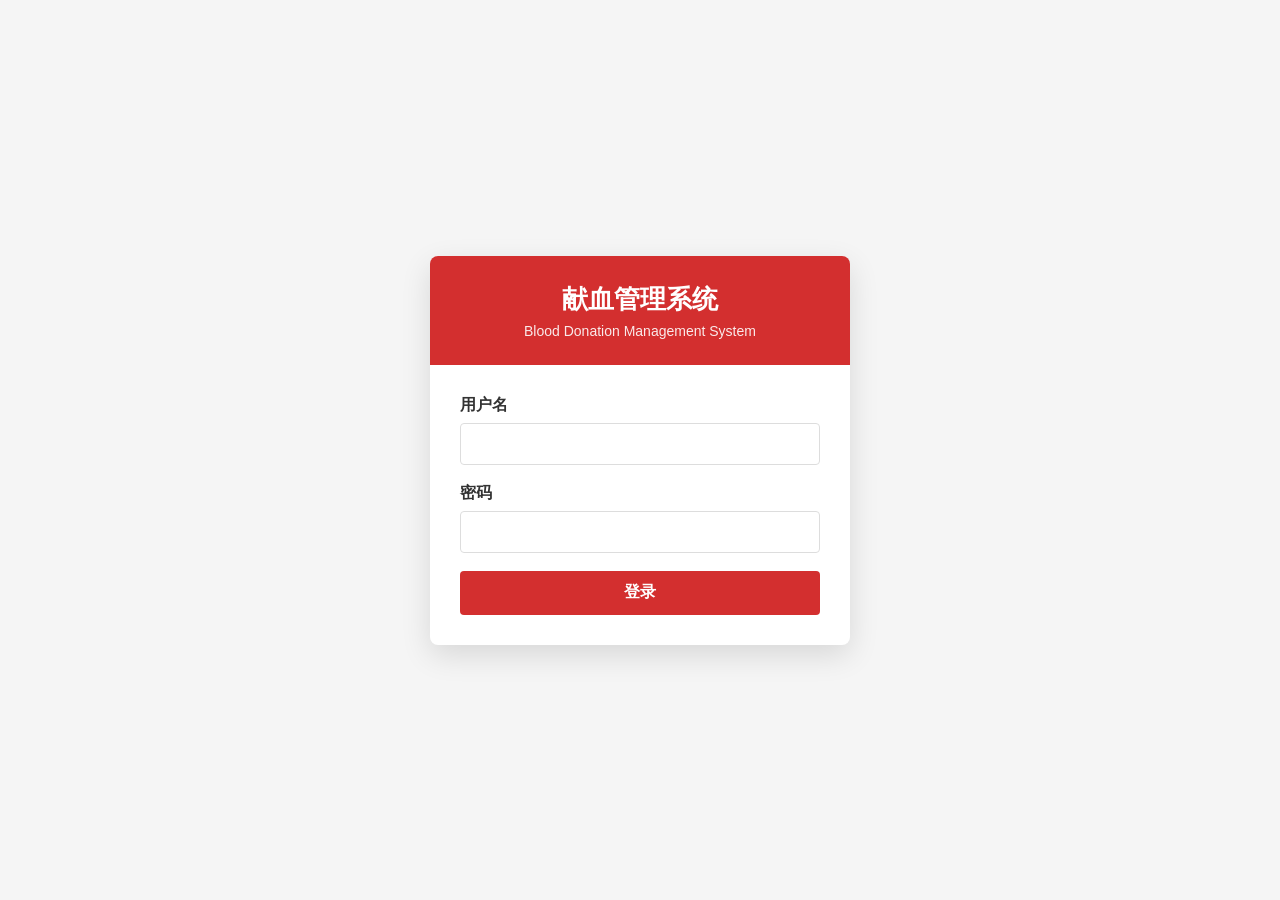
<file: src/main/resources/static/login.html>
<!DOCTYPE html>
<html lang="zh-CN">
<head>
    <meta charset="UTF-8">
    <meta name="viewport" content="width=device-width, initial-scale=1.0">
    <title>登录 - 献血管理系统</title>
    <style>
        * {
            margin: 0;
            padding: 0;
            box-sizing: border-box;
        }
        body {
            min-height: 100vh;
            font-family: 'Microsoft YaHei', sans-serif;
            background: #f5f5f5;
            color: #333;
            display: flex;
            align-items: center;
            justify-content: center;
            padding: 24px;
        }
        .login-shell {
            width: 100%;
            max-width: 420px;
            background: #fff;
            border-radius: 8px;
            box-shadow: 0 10px 30px rgba(0,0,0,0.12);
            overflow: hidden;
        }
        .login-header {
            background: #d32f2f;
            color: #fff;
            padding: 26px 30px;
            text-align: center;
        }
        .login-header h1 {
            font-size: 26px;
            margin-bottom: 6px;
        }
        .login-header p {
            font-size: 14px;
            opacity: 0.9;
        }
        .login-body {
            padding: 30px;
        }
        .form-group {
            margin-bottom: 18px;
        }
        .form-group label {
            display: block;
            margin-bottom: 7px;
            font-weight: 600;
        }
        .form-group input {
            width: 100%;
            height: 42px;
            padding: 9px 11px;
            border: 1px solid #ddd;
            border-radius: 4px;
            font-size: 15px;
        }
        .form-group input:focus {
            outline: none;
            border-color: #d32f2f;
            box-shadow: 0 0 0 3px rgba(211,47,47,0.12);
        }
        .login-btn {
            width: 100%;
            height: 44px;
            border: none;
            border-radius: 4px;
            background: #d32f2f;
            color: #fff;
            font-size: 16px;
            font-weight: 600;
            cursor: pointer;
        }
        .login-btn:hover {
            background: #b71c1c;
        }
        .login-btn:disabled {
            background: #bdbdbd;
            cursor: not-allowed;
        }
        .message {
            display: none;
            padding: 11px 12px;
            border-radius: 4px;
            margin-bottom: 16px;
            font-size: 14px;
        }
        .message.error {
            display: block;
            color: #b71c1c;
            background: #ffebee;
        }
        .message.success {
            display: block;
            color: #1b5e20;
            background: #e8f5e9;
        }
    </style>
</head>
<body>
    <main class="login-shell">
        <div class="login-header">
            <h1>献血管理系统</h1>
            <p>Blood Donation Management System</p>
        </div>

        <div class="login-body">
            <div id="message" class="message"></div>
            <form id="loginForm">
                <div class="form-group">
                    <label for="username">用户名</label>
                    <input id="username" name="username" type="text" autocomplete="username" required>
                </div>
                <div class="form-group">
                    <label for="password">密码</label>
                    <input id="password" name="password" type="password" autocomplete="current-password" required>
                </div>
                <button id="loginButton" class="login-btn" type="submit">登录</button>
            </form>
        </div>
    </main>

    <script src="js/auth.js"></script>
    <script>
        const form = document.getElementById('loginForm');
        const message = document.getElementById('message');
        const button = document.getElementById('loginButton');

        function showMessage(type, text) {
            message.className = 'message ' + type;
            message.textContent = text;
        }

        form.addEventListener('submit', async (event) => {
            event.preventDefault();
            button.disabled = true;
            button.textContent = '登录中...';
            message.className = 'message';
            message.textContent = '';

            try {
                const username = document.getElementById('username').value.trim();
                const password = document.getElementById('password').value;
                const user = await BloodAuth.login(username, password);
                showMessage('success', '登录成功');

                const params = new URLSearchParams(window.location.search);
                const redirect = BloodAuth.safeRedirectTarget(params.get('redirect'), user.role);
                setTimeout(() => {
                    window.location.href = redirect;
                }, 250);
            } catch (error) {
                showMessage('error', error.message || '登录失败');
                button.disabled = false;
                button.textContent = '登录';
            }
        });
    </script>
</body>
</html>
</file>
